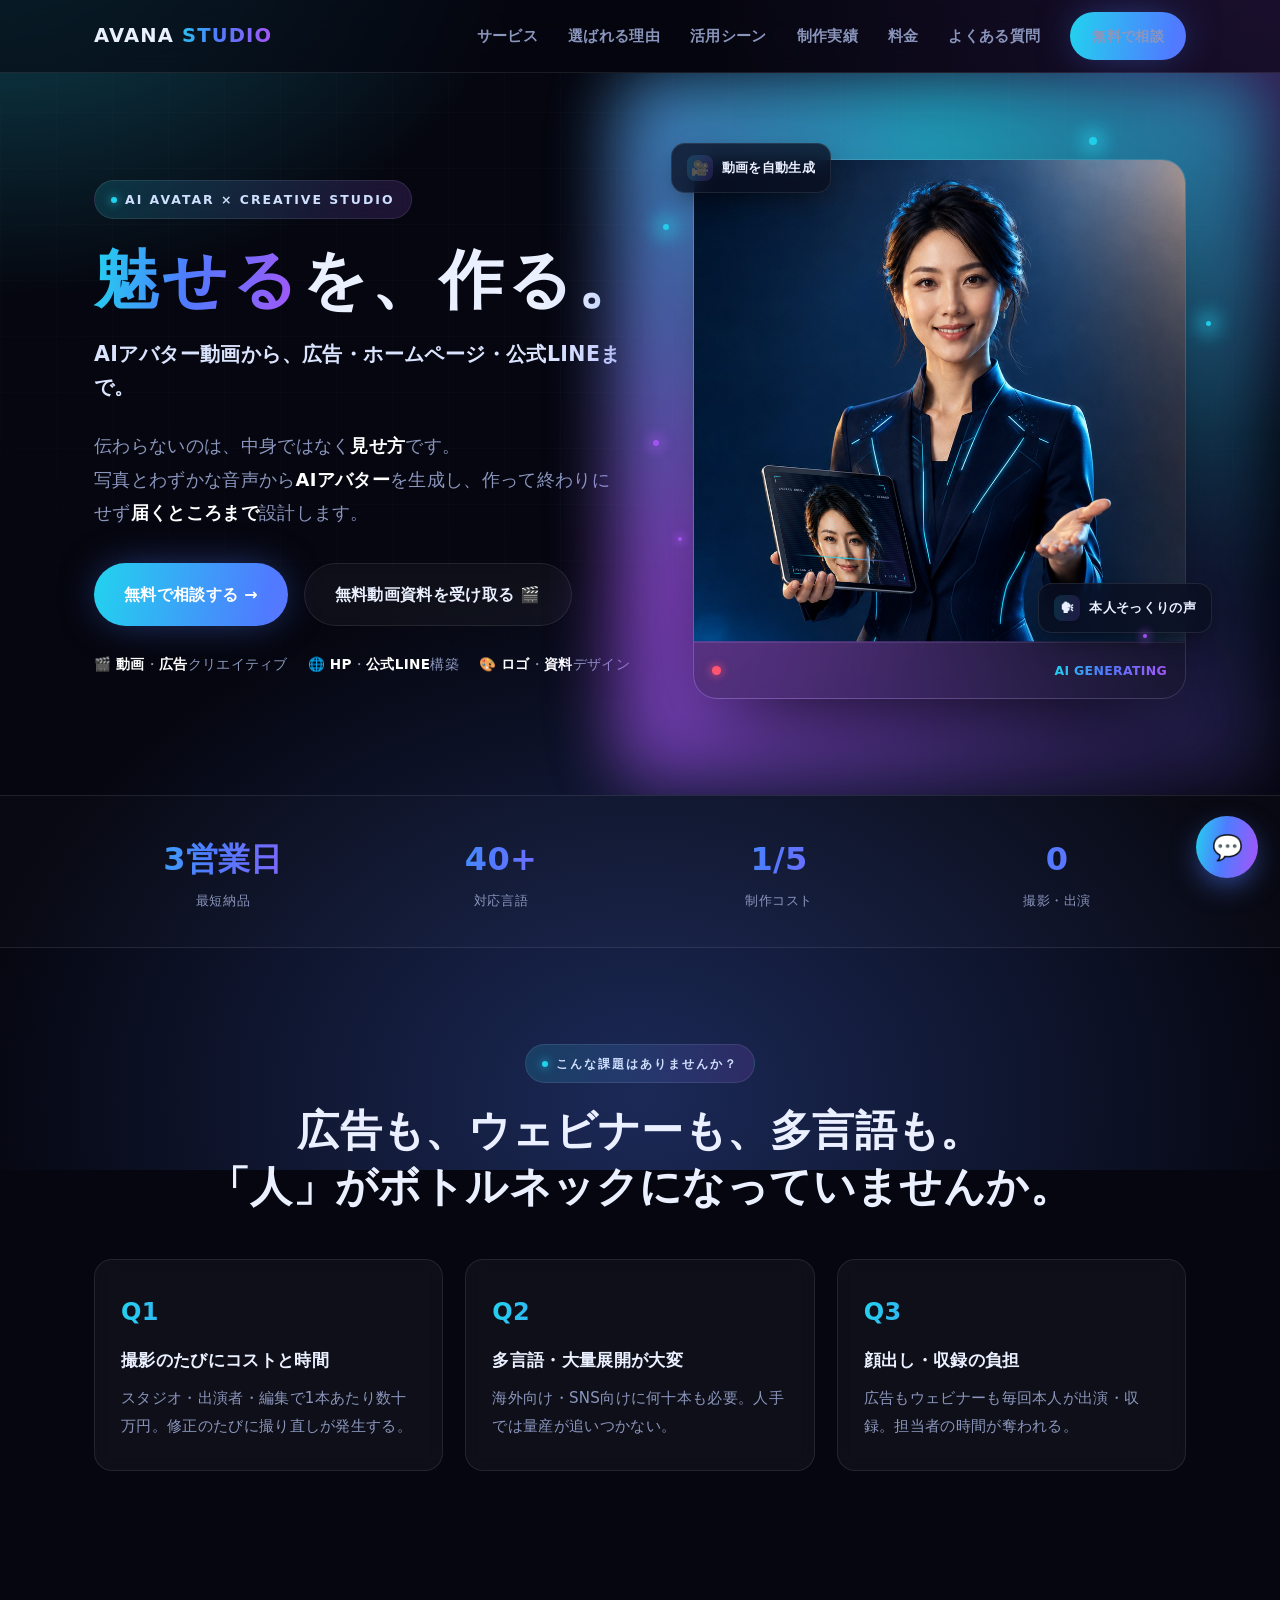
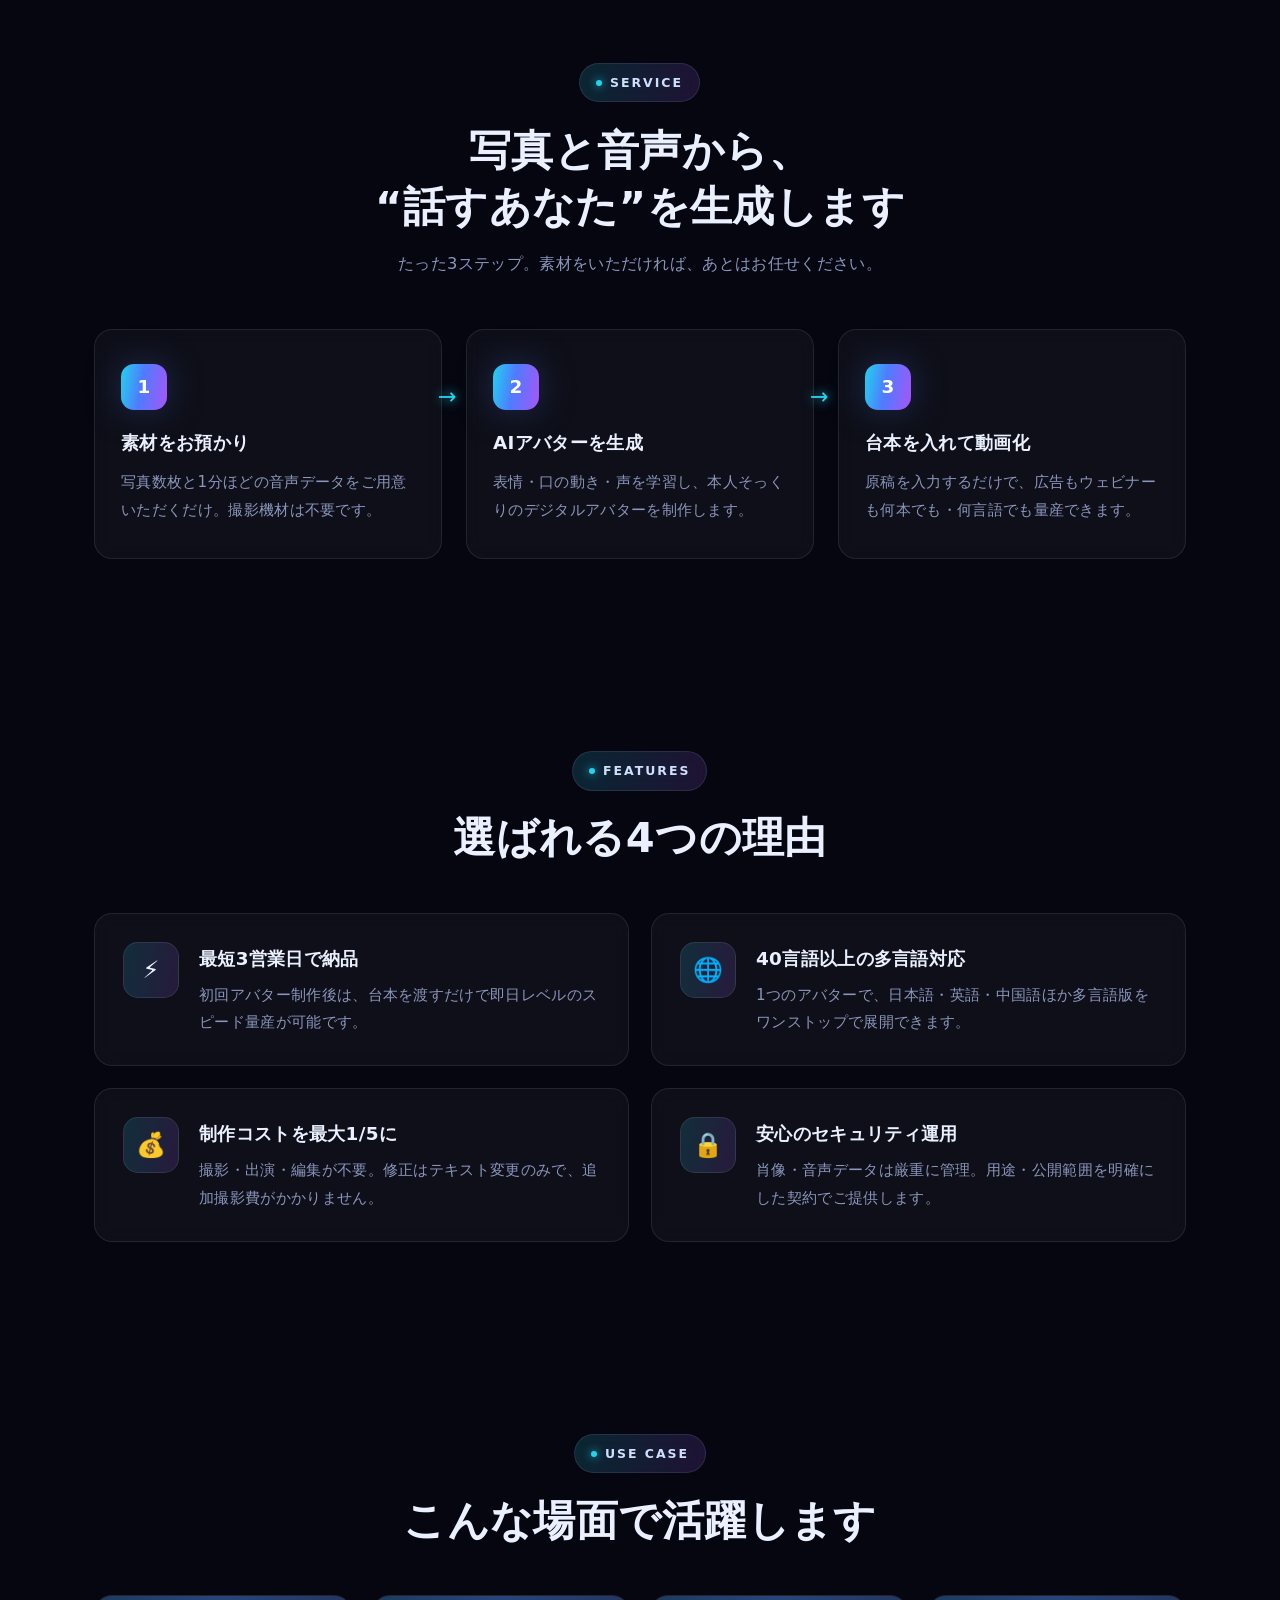
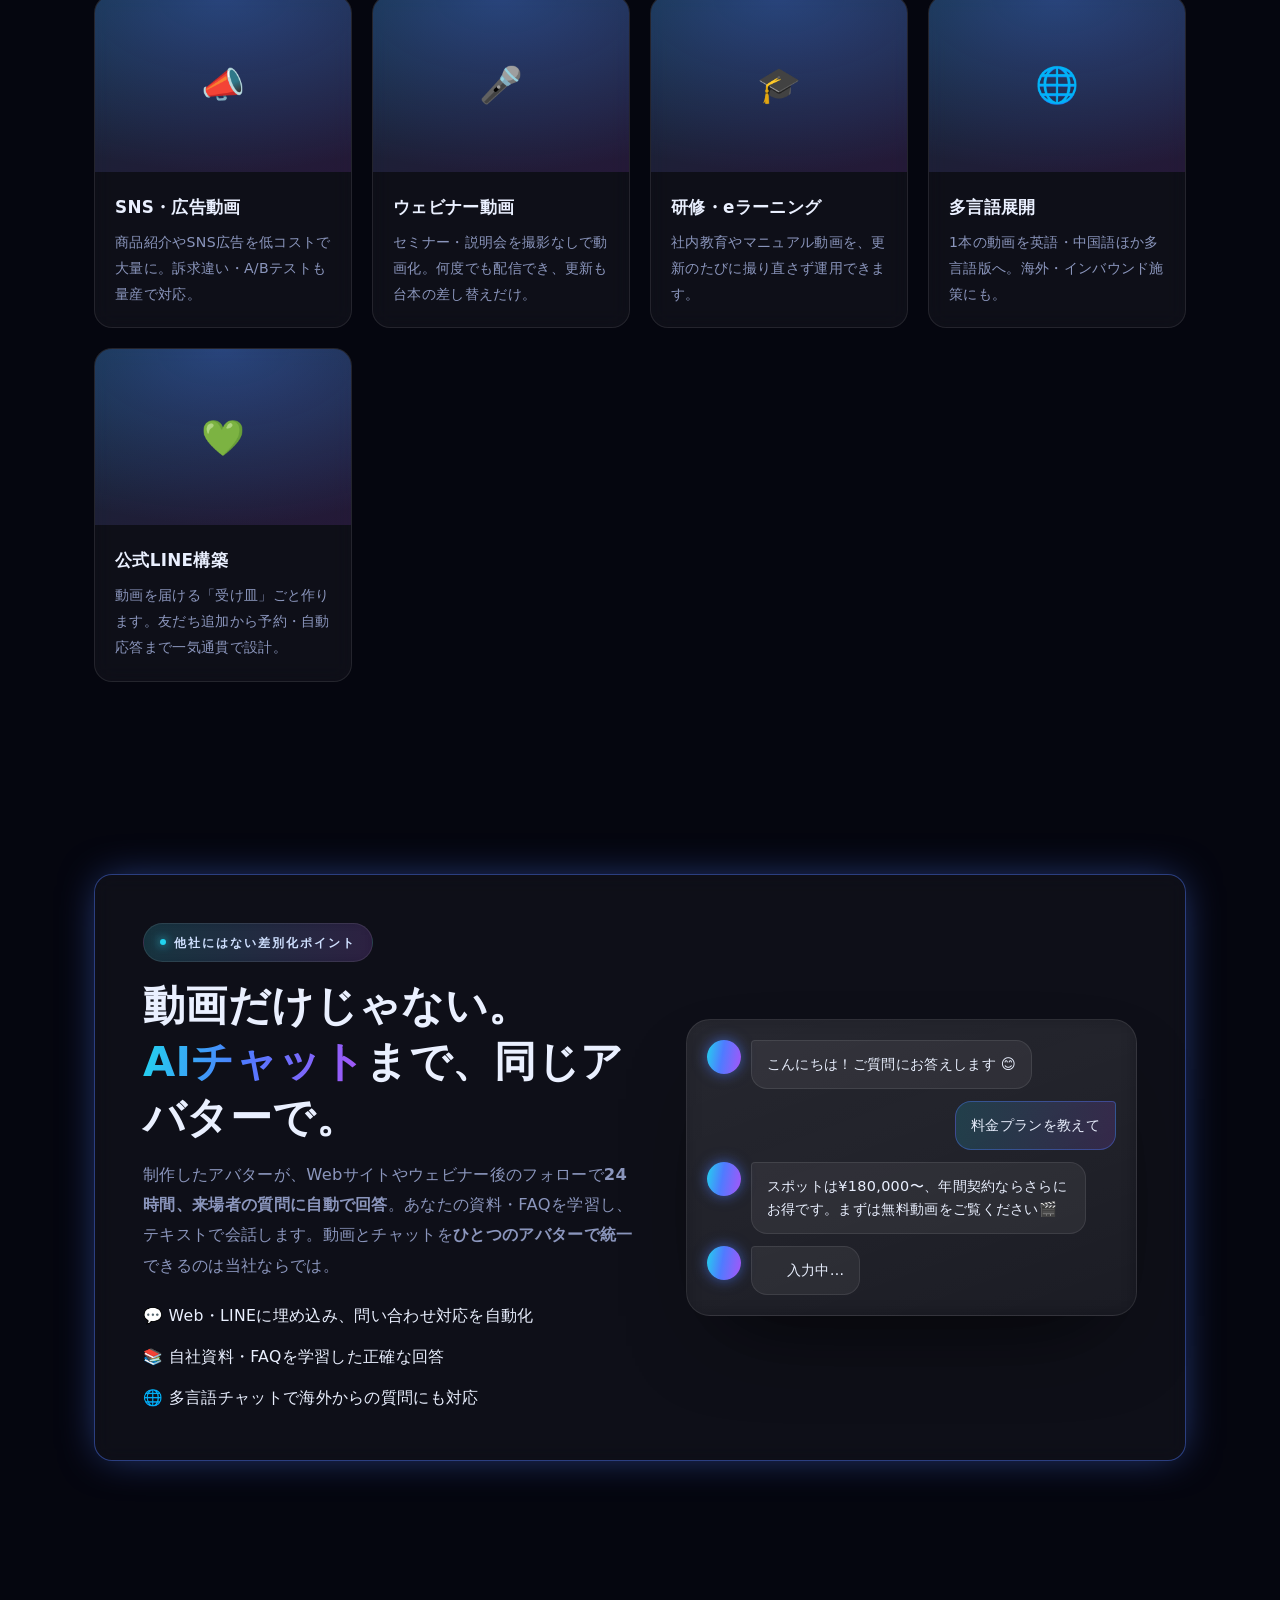
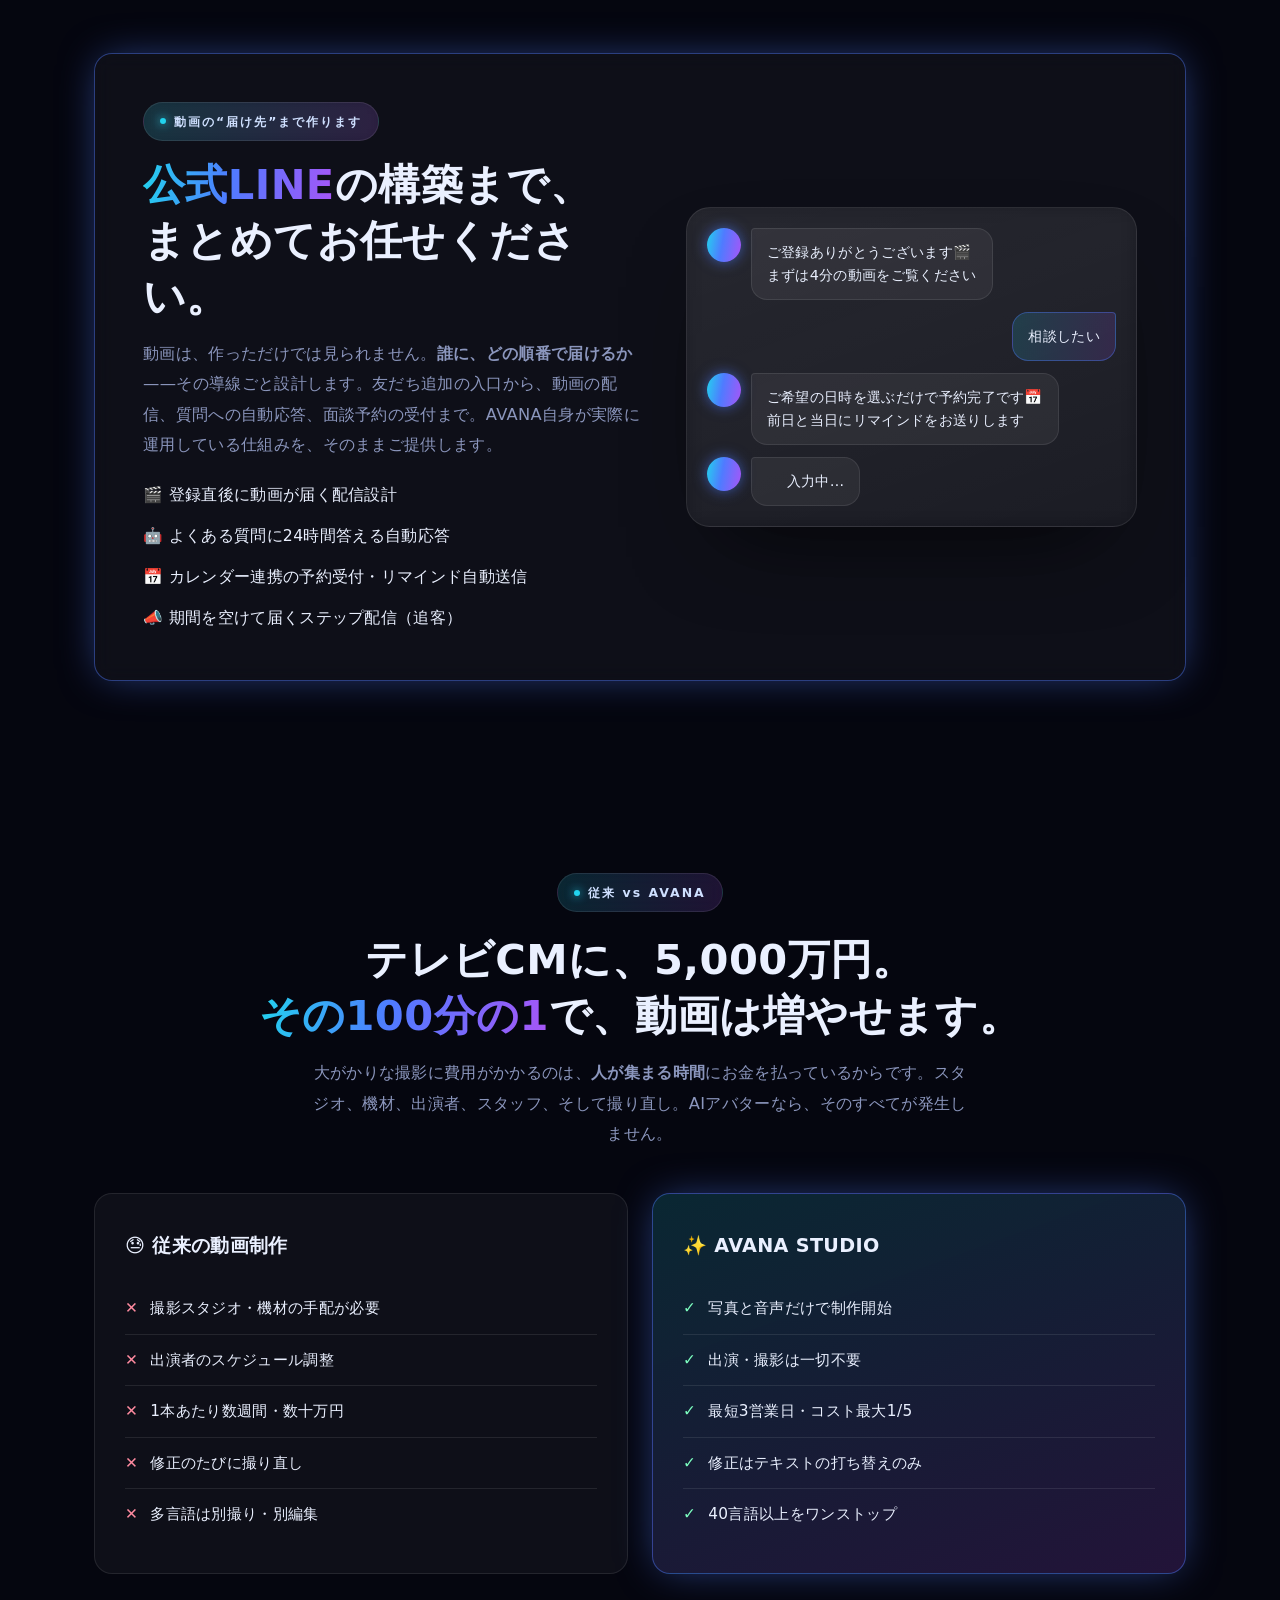
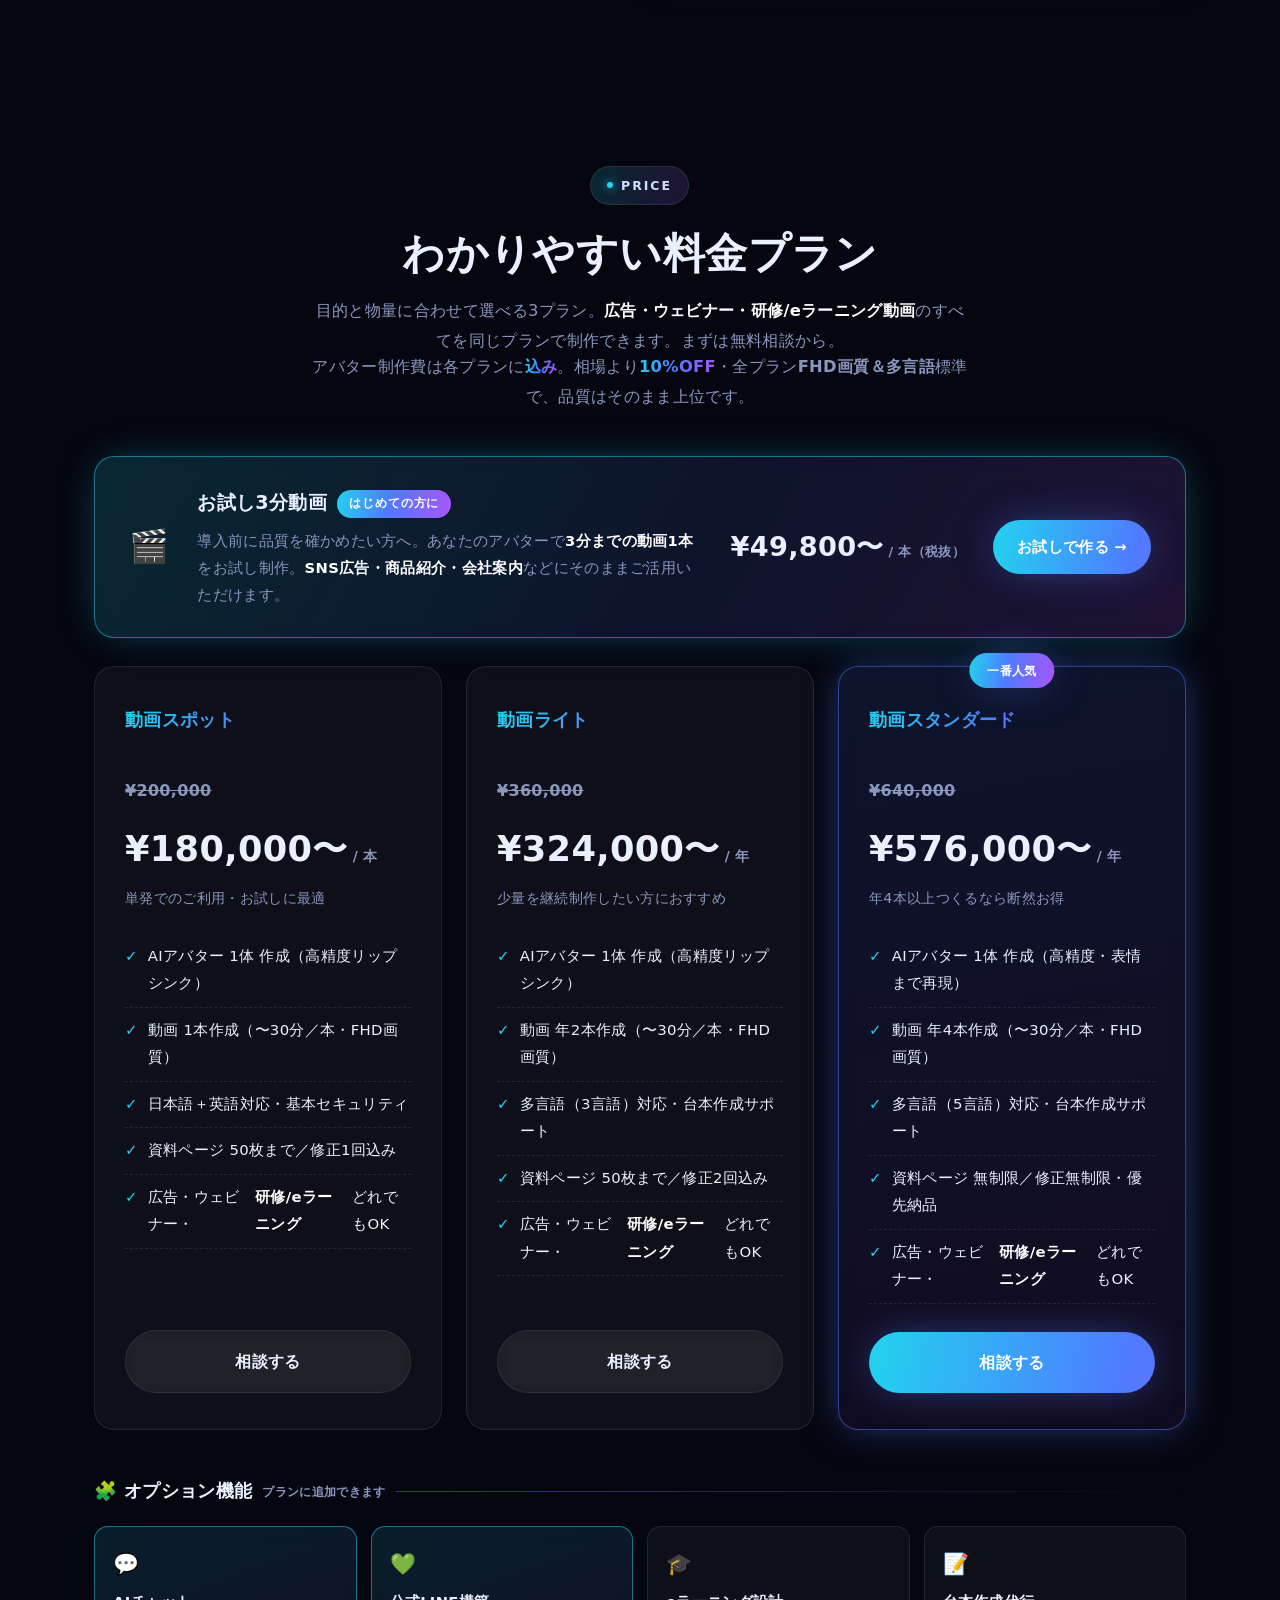
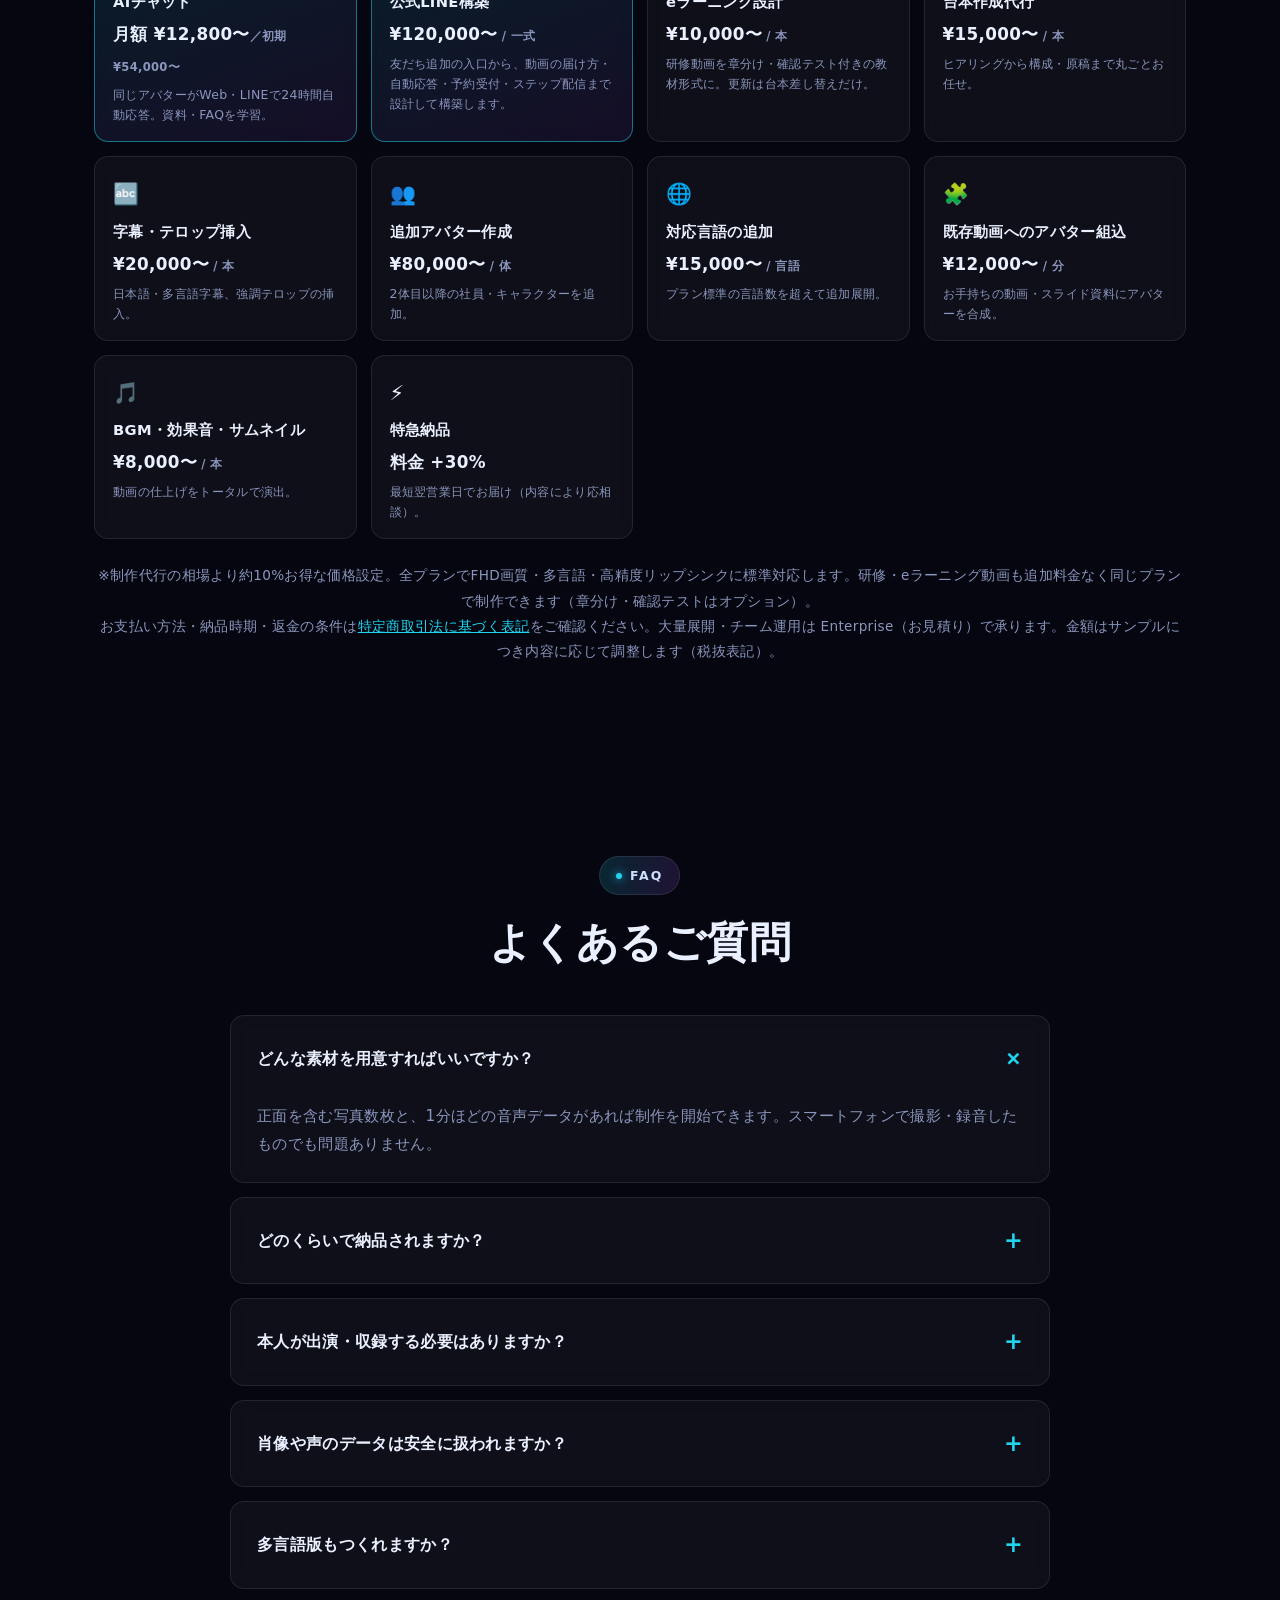
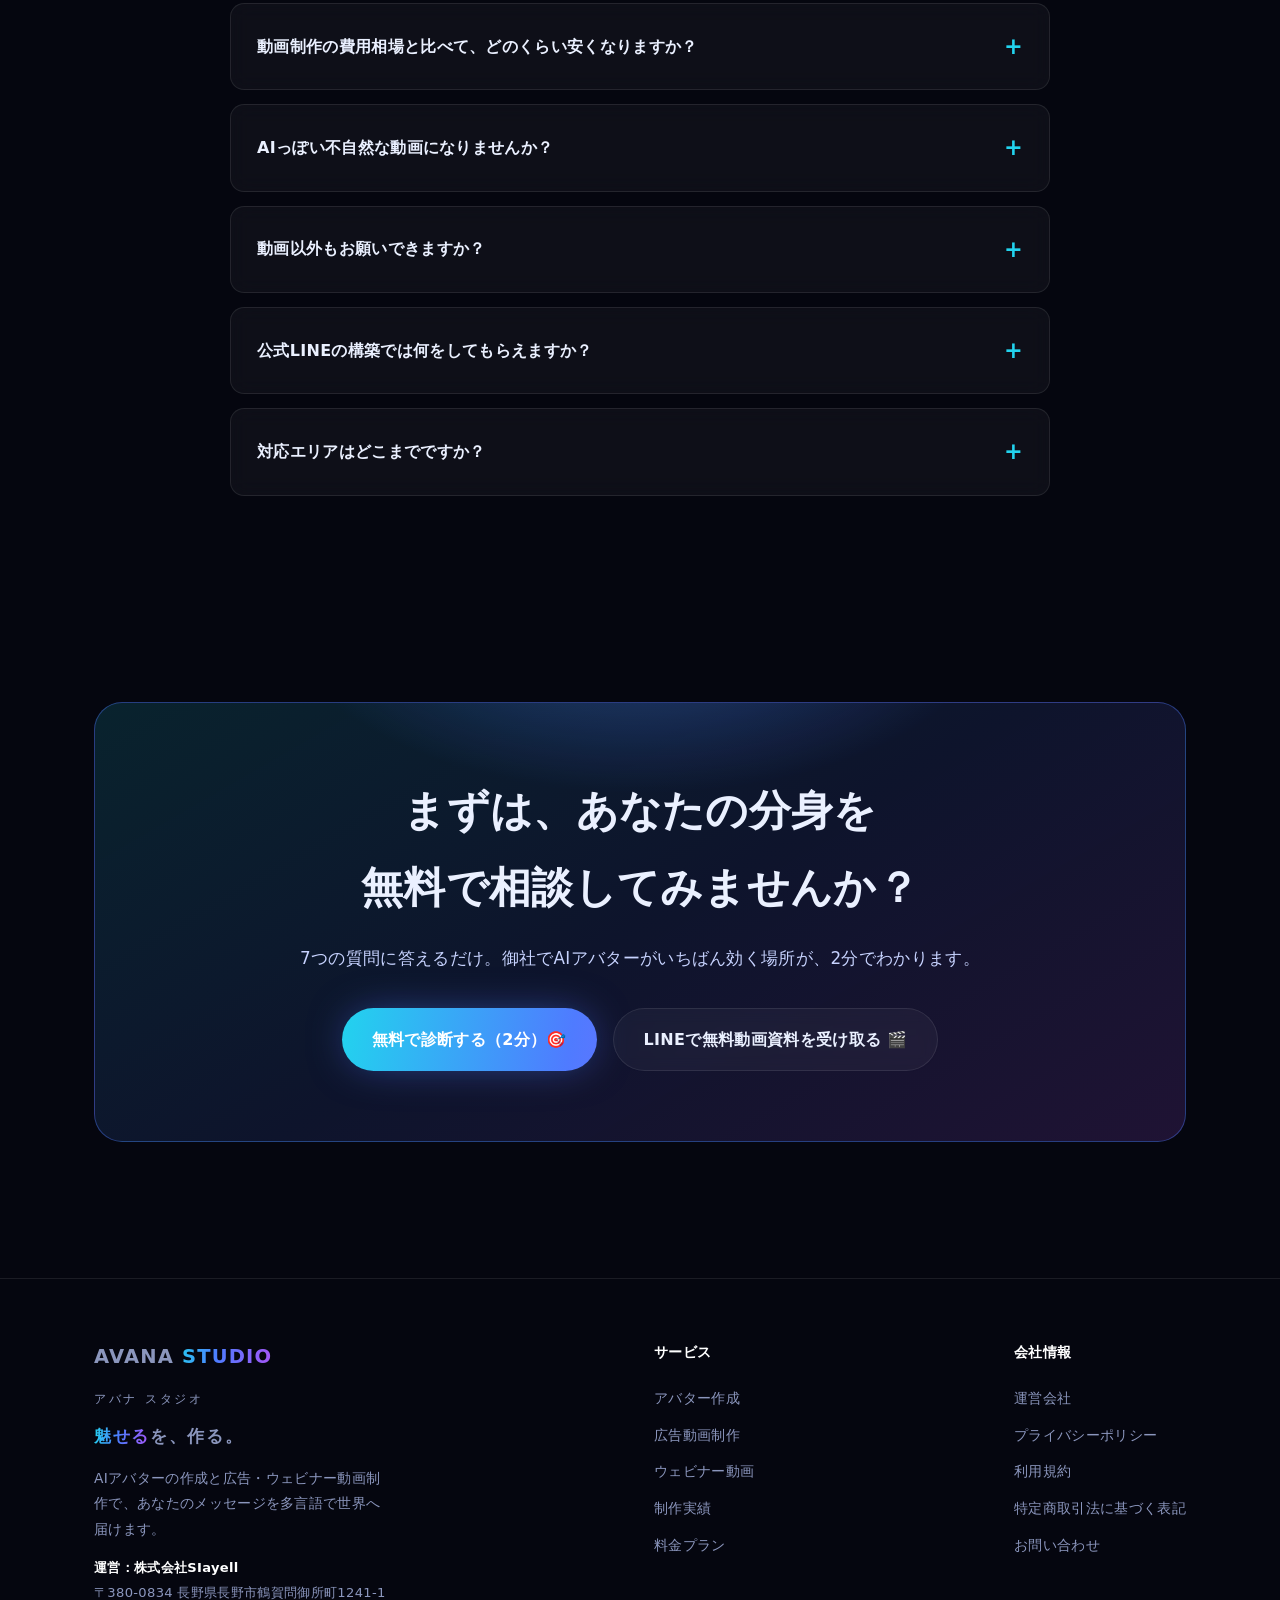
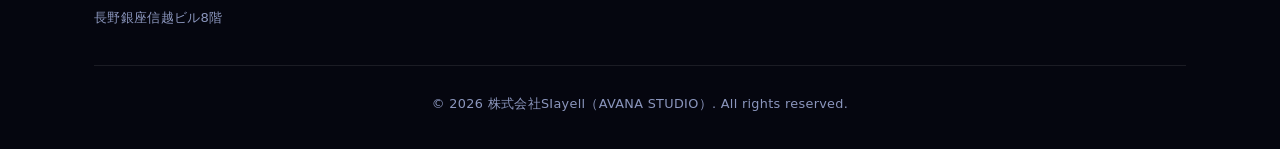
<file: index.html>
<!DOCTYPE html>
<html lang="ja">
<head>
<!-- Google tag (gtag.js) -->
<script async src="https://www.googletagmanager.com/gtag/js?id=G-7P9E15GMB4"></script>
<script>
  window.dataLayer = window.dataLayer || [];
  function gtag(){dataLayer.push(arguments);}
  gtag('js', new Date());
  gtag('config', 'G-7P9E15GMB4', {allow_google_signals: false, allow_ad_personalization_signals: false});
</script>

<meta charset="UTF-8">
<meta name="viewport" content="width=device-width, initial-scale=1.0">
<meta name="theme-color" content="#05060f">
<meta name="robots" content="index,follow,max-image-preview:large,max-snippet:-1,max-video-preview:-1">
<meta name="googlebot" content="index,follow,max-image-preview:large,max-snippet:-1,max-video-preview:-1">
<meta name="google-site-verification" content="79BKCjAn11SKdtH5U6J_k7phZAcwFzxDaSB-A80eDsA">
<meta name="bingbot" content="index,follow,max-image-preview:large,max-snippet:-1,max-video-preview:-1">
<meta name="author" content="株式会社SIayell / AVANA STUDIO">
<meta name="format-detection" content="telephone=no">
<title>AVANA STUDIO｜AIアバター動画・広告・HP・公式LINE制作｜総合クリエイティブ</title>
<meta name="description" content="「魅せるを、作る。」AIアバター動画を軸に、広告クリエイティブ・ホームページ・公式LINE構築まで一貫制作。写真と音声から最短3営業日・低コストで量産します。運営：株式会社SIayell（長野市）">
<link rel="canonical" href="https://mandms281011-png.github.io/avana-studio/">
<link rel="icon" href="data:image/svg+xml,%3Csvg xmlns='http://www.w3.org/2000/svg' viewBox='0 0 64 64'%3E%3Cdefs%3E%3ClinearGradient id='g' x1='0' y1='0' x2='1' y2='1'%3E%3Cstop offset='0' stop-color='%2322d3ee'/%3E%3Cstop offset='.5' stop-color='%234f7bff'/%3E%3Cstop offset='1' stop-color='%23a855f7'/%3E%3C/linearGradient%3E%3C/defs%3E%3Crect width='64' height='64' rx='14' fill='%2305060f'/%3E%3Ctext x='32' y='45' font-family='Helvetica,Arial' font-size='38' font-weight='800' fill='url(%23g)' text-anchor='middle'%3EA%3C/text%3E%3C/svg%3E">
<meta property="og:type" content="website">
<meta property="og:site_name" content="AVANA STUDIO">
<meta property="og:title" content="AVANA STUDIO｜AIアバター動画・広告・HP・公式LINE制作｜総合クリエイティブ">
<meta property="og:description" content="「魅せるを、作る。」AIアバター動画を軸に、広告クリエイティブ・ホームページ・公式LINE構築まで一貫制作。写真と音声から最短3営業日・低コストで量産します。運営：株式会社SIayell（長野市）">
<meta property="og:url" content="https://mandms281011-png.github.io/avana-studio/">
<meta property="og:image" content="https://mandms281011-png.github.io/avana-studio/og-image.jpg">
<meta property="og:locale" content="ja_JP">
<meta name="twitter:card" content="summary_large_image">
<link rel="stylesheet" href="interactive.css?v=1">
<noscript><style>#avana-intro{display:none!important}</style></noscript>
<script type="application/ld+json">
{
  "@context": "https://schema.org",
  "@type": "WebSite",
  "@id": "https://mandms281011-png.github.io/avana-studio/#website",
  "name": "AVANA STUDIO",
  "alternateName": ["アバナ スタジオ","AVANA"],
  "url": "https://mandms281011-png.github.io/avana-studio/",
  "inLanguage": "ja",
  "description": "「魅せるを、作る。」AIアバターを軸にした総合クリエイティブスタジオ",
  "publisher": {"@id": "https://mandms281011-png.github.io/avana-studio/#organization"}
}
</script>
<script type="application/ld+json">
{
  "@context": "https://schema.org",
  "@type": "Organization",
  "@id": "https://mandms281011-png.github.io/avana-studio/#organization",
  "name": "株式会社SIayell",
  "alternateName": "AVANA STUDIO",
  "url": "https://mandms281011-png.github.io/avana-studio/",
  "logo": {
    "@type": "ImageObject",
    "url": "https://mandms281011-png.github.io/avana-studio/og-image.jpg"
  },
  "founder": {"@type": "Person", "name": "藤澤 美嘉"},
  "address": {
    "@type": "PostalAddress",
    "postalCode": "380-0834",
    "addressRegion": "長野県",
    "addressLocality": "長野市",
    "streetAddress": "鶴賀問御所町1241-1 長野銀座信越ビル8階",
    "addressCountry": "JP"
  },
  "contactPoint": {
    "@type": "ContactPoint",
    "contactType": "customer support",
    "availableLanguage": ["ja"],
    "areaServed": "JP"
  }
}
</script>
<script type="application/ld+json">
{
  "@context": "https://schema.org",
  "@type": "ProfessionalService",
  "name": "AVANA STUDIO",
  "alternateName": "アバナ スタジオ",
  "description": "AIアバター作成と広告動画・ウェビナー動画・研修/eラーニング動画の制作代行サービス",
  "url": "https://mandms281011-png.github.io/avana-studio/",
  "parentOrganization": {"@type": "Organization", "name": "株式会社SIayell"},
  "address": {
    "@type": "PostalAddress",
    "postalCode": "380-0834",
    "addressRegion": "長野県",
    "addressLocality": "長野市",
    "streetAddress": "鶴賀問御所町1241-1 長野銀座信越ビル8階"
  },
  "areaServed": "JP",
  "slogan": "魅せるを、作る。",
  "priceRange": "¥¥",
  "image": "https://mandms281011-png.github.io/avana-studio/og-image.jpg",
  "logo": "https://mandms281011-png.github.io/avana-studio/og-image.jpg",
  "knowsAbout": ["AIアバター制作","動画制作","広告クリエイティブ制作","ホームページ制作","LINE公式アカウント構築","多言語動画","eラーニング教材制作"],
  "hasOfferCatalog": {
    "@type": "OfferCatalog",
    "name": "AVANA STUDIO サービス一覧",
    "itemListElement": [
      {"@type":"Offer","itemOffered":{"@type":"Service","name":"AIアバター動画制作","description":"写真と音声からAIアバターを生成し、広告・ウェビナー・研修動画を撮影なしで制作します。"}},
      {"@type":"Offer","itemOffered":{"@type":"Service","name":"広告クリエイティブ制作","description":"SNS広告バナー・動画広告のクリエイティブを企画から制作します。"}},
      {"@type":"Offer","itemOffered":{"@type":"Service","name":"ホームページ制作","description":"AI検索時代に対応した集客用ホームページを制作します。"}},
      {"@type":"Offer","itemOffered":{"@type":"Service","name":"公式LINE構築","description":"友だち追加の導線設計から自動応答・予約受付・ステップ配信まで構築します。"}},
      {"@type":"Offer","itemOffered":{"@type":"Service","name":"AIチャットボット構築","description":"自社資料やFAQを学習し、Web・LINEで24時間自動応答するチャットを構築します。"}}
    ]
  }
}
</script>
<script type="application/ld+json">
{
  "@context": "https://schema.org",
  "@type": "FAQPage",
  "mainEntity": [
    {"@type":"Question","name":"どんな素材を用意すればいいですか？","acceptedAnswer":{"@type":"Answer","text":"正面を含む写真数枚と、1分ほどの音声データがあれば制作を開始できます。スマートフォンで撮影・録音したものでも問題ありません。"}},
    {"@type":"Question","name":"どのくらいで納品されますか？","acceptedAnswer":{"@type":"Answer","text":"初回のアバター制作は最短3営業日です。アバター完成後は、台本をいただければ動画を短時間で量産できます。"}},
    {"@type":"Question","name":"本人が出演・収録する必要はありますか？","acceptedAnswer":{"@type":"Answer","text":"いいえ。一度アバターを制作すれば、以降は原稿を入力するだけで広告もウェビナーも作れます。撮影・収録の立ち会いは不要です。"}},
    {"@type":"Question","name":"肖像や声のデータは安全に扱われますか？","acceptedAnswer":{"@type":"Answer","text":"はい。用途・公開範囲を明確にした契約のうえで厳重に管理し、許可のない第三者利用は行いません。"}},
    {"@type":"Question","name":"多言語版もつくれますか？","acceptedAnswer":{"@type":"Answer","text":"1つのアバターから40言語以上の動画を展開できます。海外向け・インバウンド施策にも活用いただけます。"}},
    {"@type":"Question","name":"動画制作の費用相場と比べて、どのくらい安くなりますか？","acceptedAnswer":{"@type":"Answer","text":"実写の企業向け動画は1本あたり20〜50万円、テレビCMでは数千万円かかることもあります。AIアバター動画は撮影・スタジオ・出演者の費用が発生しないため、大幅に抑えられます。さらに2本目以降はアバター制作が不要になるため、本数を重ねるほど1本あたりの費用が下がります。"}},
    {"@type":"Question","name":"AIっぽい不自然な動画になりませんか？","acceptedAnswer":{"@type":"Answer","text":"自動生成したままでは納品しません。口の動き、声のトーン、間の取り方まで調整したうえでお渡しします。制作実績のページで実際の仕上がりをご確認いただけます。"}},
    {"@type":"Question","name":"動画以外もお願いできますか？","acceptedAnswer":{"@type":"Answer","text":"はい。広告クリエイティブ、ホームページ制作、公式LINEの構築、ロゴ・資料デザインまで一貫してお引き受けします。動画を作るだけでなく、届けるための仕組みごと設計できるのが特徴です。"}},
    {"@type":"Question","name":"公式LINEの構築では何をしてもらえますか？","acceptedAnswer":{"@type":"Answer","text":"友だち追加の入口設計、登録直後の動画配信、よくある質問への自動応答、カレンダー連携による予約受付とリマインド送信、期間をあけて届くステップ配信まで構築します。"}},
    {"@type":"Question","name":"対応エリアはどこまでですか？","acceptedAnswer":{"@type":"Answer","text":"日本全国に対応しています。打ち合わせから納品までオンラインで完結するため、遠方でも追加費用はかかりません。運営は長野県長野市の株式会社SIayellです。"}}
  ]
}
</script>
<style>
:root{
  --bg:#05060f;
  --bg2:#0a0e1f;
  --panel:rgba(255,255,255,.04);
  --panel-brd:rgba(255,255,255,.09);
  --cyan:#22d3ee;
  --blue:#4f7bff;
  --purple:#a855f7;
  --ink:#eaf0ff;
  --muted:#8b96bd;
  --grad:linear-gradient(100deg,#22d3ee 0%,#4f7bff 45%,#a855f7 100%);
  --grad-soft:linear-gradient(100deg,rgba(34,211,238,.16),rgba(168,85,247,.16));
  --radius:18px;
  --glow:0 0 40px -8px rgba(79,123,255,.55);
  --max:1140px;
}
*{margin:0;padding:0;box-sizing:border-box}
html{scroll-behavior:smooth}
body{
  font-family:"Hiragino Kaku Gothic ProN","Hiragino Sans","Noto Sans JP",system-ui,-apple-system,sans-serif;
  color:var(--ink);background:var(--bg);line-height:1.85;letter-spacing:.02em;
  -webkit-font-smoothing:antialiased;overflow-x:hidden;
}
/* animated aurora background (oversized layer, drifts & breathes) */
body::before{
  content:"";position:fixed;left:-30%;top:-30%;width:160%;height:160%;z-index:-2;
  background:
   radial-gradient(900px 640px at 18% 12%,rgba(34,211,238,.34),transparent 62%),
   radial-gradient(980px 720px at 82% 18%,rgba(168,85,247,.34),transparent 62%),
   radial-gradient(1100px 860px at 50% 95%,rgba(79,123,255,.30),transparent 62%),
   var(--bg);
  animation:aurora 9s ease-in-out infinite alternate;
  will-change:transform,filter;
}
@keyframes aurora{
  0%{transform:translate(0,0) rotate(0deg) scale(1);filter:hue-rotate(0deg) brightness(1)}
  35%{transform:translate(5%,-4%) rotate(4deg) scale(1.15);filter:hue-rotate(14deg) brightness(1.3)}
  70%{transform:translate(-5%,4%) rotate(-4deg) scale(1.22);filter:hue-rotate(-48deg) brightness(1.15)}
  100%{transform:translate(2%,-5%) rotate(2deg) scale(1.1);filter:hue-rotate(-20deg) brightness(1.35)}
}
/* grid overlay pulse */
body::after{animation:gridpulse 6s ease-in-out infinite}
@keyframes gridpulse{0%,100%{opacity:.35}50%{opacity:.8}}
/* light beam sweeping across the hero */
.hero{overflow:hidden}
.hero::after{
  content:"";position:absolute;inset:-10%;z-index:-1;pointer-events:none;
  background:linear-gradient(115deg,transparent 40%,rgba(34,211,238,.22) 48%,rgba(120,140,255,.25) 51%,rgba(168,85,247,.2) 54%,transparent 62%);
  transform:translateX(-120%);
  animation:beam 4.8s cubic-bezier(.4,0,.2,1) infinite;
}
@keyframes beam{
  0%{transform:translateX(-120%) skewX(-6deg)}
  55%,100%{transform:translateX(120%) skewX(-6deg)}
}
/* grid overlay */
body::after{
  content:"";position:fixed;inset:0;z-index:-1;pointer-events:none;opacity:.5;
  background-image:linear-gradient(rgba(255,255,255,.035) 1px,transparent 1px),
                   linear-gradient(90deg,rgba(255,255,255,.035) 1px,transparent 1px);
  background-size:56px 56px;
  mask-image:radial-gradient(ellipse 90% 60% at 50% 30%,#000 40%,transparent 100%);
}
img{max-width:100%;display:block}
a{color:inherit;text-decoration:none}
.wrap{max-width:var(--max);margin:0 auto;padding:0 24px}
.grad-text{background:var(--grad);-webkit-background-clip:text;background-clip:text;color:transparent}
.eyebrow{
  display:inline-flex;align-items:center;gap:8px;font-size:.78rem;font-weight:700;letter-spacing:.16em;
  color:#cfe0ff;padding:7px 16px;border-radius:999px;
  background:var(--grad-soft);border:1px solid var(--panel-brd);backdrop-filter:blur(8px);
}
.eyebrow::before{content:"";width:6px;height:6px;border-radius:50%;background:var(--cyan);box-shadow:0 0 10px var(--cyan)}
.tagline-jp{font-family:"Hiragino Mincho ProN","Yu Mincho",serif;font-weight:600;
font-size:clamp(1.5rem,3.2vw,2.1rem);letter-spacing:.1em;line-height:1.4;margin:22px 0 -2px}
h2.sec-title{font-size:clamp(1.7rem,4vw,2.6rem);font-weight:800;line-height:1.35;margin:20px 0 14px;letter-spacing:.01em}
.sec-lead{color:var(--muted);font-size:1.02rem;max-width:660px}
.btn{display:inline-flex;align-items:center;gap:10px;font-weight:700;padding:16px 30px;border-radius:999px;
  transition:.25s;cursor:pointer;font-size:1rem;border:none}
.btn-primary{background:var(--grad);color:#fff;box-shadow:var(--glow);background-size:200% 100%}
.btn-primary:hover{background-position:100% 0;transform:translateY(-2px);box-shadow:0 0 55px -6px rgba(168,85,247,.7)}
.btn-ghost{background:var(--panel);color:var(--ink);border:1px solid var(--panel-brd);backdrop-filter:blur(8px)}
.btn-ghost:hover{border-color:var(--cyan);color:#fff;box-shadow:0 0 24px -6px rgba(34,211,238,.6)}

/* Header */
header{position:sticky;top:0;z-index:50;background:rgba(5,6,15,.6);backdrop-filter:blur(16px);border-bottom:1px solid var(--panel-brd)}
.nav{display:flex;align-items:center;justify-content:space-between;height:72px}
.logo{font-weight:800;font-size:1.22rem;letter-spacing:.06em}
.logo b{font-weight:800}
.nav-links{display:flex;gap:30px;align-items:center;font-size:.92rem;font-weight:600}
.nav-links a{color:var(--muted);transition:.2s}
.nav-links a:hover{color:#fff}
.nav-cta{padding:11px 22px;font-size:.9rem}
.menu-btn{display:none;font-size:1.6rem;background:none;border:none;cursor:pointer;color:var(--ink)}

/* Hero */
.hero{position:relative;padding:86px 0 96px}
.hero-grid{display:grid;grid-template-columns:1fr 1fr;gap:48px;align-items:center}
.hero h1{font-family:"Hiragino Mincho ProN","Yu Mincho",serif;
font-size:clamp(2.15rem,5vw,4.1rem);font-weight:600;line-height:1.26;letter-spacing:.06em;
margin-top:22px;white-space:nowrap}
.h1-sub{font-size:clamp(1rem,2vw,1.28rem);font-weight:700;color:#dbe4ff;
letter-spacing:.02em;line-height:1.6;margin:16px 0 0}
.hero p.lead{margin:26px 0 34px;font-size:1.12rem;color:var(--muted);max-width:520px}
.hero p.lead b{color:#fff}
.hero-cta{display:flex;gap:16px;flex-wrap:wrap}
.hero-note{margin-top:26px;font-size:.85rem;color:var(--muted);display:flex;gap:20px;flex-wrap:wrap}
.hero-note b{color:#fff}

/* Hero holo visual */
.holo{position:relative}
.holo-ring{position:absolute;inset:-16% -16% -16% -16%;border-radius:40px;
  background:conic-gradient(from 0deg,rgba(34,211,238,.75),rgba(79,123,255,.15),rgba(168,85,247,.75),rgba(34,211,238,.75));
  filter:blur(34px);opacity:.95;animation:spin 5.5s linear infinite}
/* pulsing glow on the hero card itself */
.holo .holo-card{box-shadow:0 40px 90px -40px rgba(0,0,0,.8);animation:cardfloat 6.5s ease-in-out infinite, cardglow 3.2s ease-in-out infinite}
@keyframes cardglow{
  0%,100%{box-shadow:0 40px 90px -40px rgba(0,0,0,.8),0 0 42px -6px rgba(34,211,238,.5)}
  50%{box-shadow:0 40px 90px -40px rgba(0,0,0,.8),0 0 90px -4px rgba(168,85,247,.85)}
}
@keyframes spin{to{transform:rotate(360deg)}}
.holo-card{position:relative;border-radius:24px;overflow:hidden;border:1px solid var(--panel-brd);
  background:linear-gradient(160deg,rgba(255,255,255,.07),rgba(255,255,255,.02));backdrop-filter:blur(10px);
  box-shadow:0 40px 90px -40px rgba(0,0,0,.8)}
/* photo composition: real avatar + UI projected onto tablet screen */
.holo-photo{position:relative;aspect-ratio:960/941;overflow:hidden}
.ph-stage{position:absolute;top:0;left:0;width:960px;height:941px;transform-origin:0 0}
.ph-stage>img{width:960px;height:941px;object-fit:cover}
.tab-screen{position:absolute;top:0;left:0;width:270px;height:220px;transform-origin:0 0;
  transform:matrix3d(0.883354,0.11723,0,0.000069, 0.172368,0.873851,0,-0.000096, 0,0,1,0, 146.476784,607.883922,0,1);
  overflow:hidden;background:
   radial-gradient(120% 90% at 50% 20%,rgba(79,123,255,.5),transparent 65%),
   linear-gradient(180deg,rgba(6,12,32,.98),rgba(20,16,50,.98));
  /* bottom edge follows the fingers holding the tablet so they stay in front */
  clip-path:polygon(0% 0%, 100% 0%, 100% 100%, 37.8% 100%, 36.3% 93.4%, 34.8% 92.1%, 31.9% 93.8%, 30.4% 93.4%, 28.9% 91.2%, 27.4% 90.8%, 24.4% 92%, 21.5% 97.9%, 20% 92.4%, 17% 92.1%, 14.1% 94.2%, 11.1% 99.2%, 9.6% 100%, 0% 100%);
  filter:drop-shadow(0 0 26px rgba(34,211,238,.35))}
.tab-screen::before{content:"";position:absolute;inset:0;z-index:1;
  background:repeating-linear-gradient(0deg,transparent 0 3px,rgba(34,211,238,.07) 3px 4px)}
.ts-photo{position:absolute;inset:0;width:100%;height:100%;object-fit:cover;z-index:0;
  filter:saturate(1.05) brightness(.96);
  animation:kenburns 4.5s ease-in-out infinite alternate, holoflicker 3.8s steps(1) infinite}
@keyframes kenburns{
  0%{transform:scale(1) translate(0,0)}
  100%{transform:scale(1.18) translate(-3%,-2.5%)}
}
@keyframes holoflicker{
  0%,78%,86%,100%{opacity:1;filter:saturate(1.05) brightness(.96) hue-rotate(0deg)}
  79%{opacity:.45;filter:saturate(1.6) brightness(1.5) hue-rotate(38deg)}
  80%{opacity:.95;filter:saturate(1.05) brightness(.96) hue-rotate(0deg)}
  81.5%{opacity:.55;filter:saturate(1.7) brightness(1.3) hue-rotate(-32deg)}
  82.5%{opacity:1;filter:saturate(1.2) brightness(1.1) hue-rotate(12deg)}
  84%{opacity:.7;filter:saturate(1.5) brightness(1.4) hue-rotate(24deg)}
}
/* gentle float for the hero card */
.holo .holo-card{animation:cardfloat 6.5s ease-in-out infinite}
@keyframes cardfloat{0%,100%{transform:translateY(0)}50%{transform:translateY(-9px)}}
@media (prefers-reduced-motion: reduce){
  .ts-photo,.holo .holo-card,body::before,body::after,.hero::after,.holo-ring,.particle{animation:none}
}
.tab-screen::after{content:"";position:absolute;inset:0;z-index:2;pointer-events:none;
  background:linear-gradient(115deg,rgba(255,255,255,.14) 0%,transparent 28%,transparent 70%,rgba(168,85,247,.10) 100%)}
.face-svg{position:relative;z-index:1;width:100%;height:100%;display:block}
.particle{position:absolute;border-radius:50%;background:var(--cyan);box-shadow:0 0 20px 6px rgba(34,211,238,.95);opacity:.95;animation:float 4s ease-in-out infinite, twinkle 2.1s ease-in-out infinite}
@keyframes float{0%,100%{transform:translateY(0) scale(1)}50%{transform:translateY(-34px) scale(1.45)}}
@keyframes twinkle{0%,100%{opacity:.95}50%{opacity:.35}}
.silh{width:60%;height:84%;position:relative;z-index:1;
  background:linear-gradient(180deg,rgba(207,224,255,.9),rgba(79,123,255,.25));
  border-radius:120px 120px 0 0;box-shadow:0 0 60px rgba(79,123,255,.5)}
.silh::after{content:"";position:absolute;top:18%;left:50%;transform:translateX(-50%);
  width:44%;aspect-ratio:1;border-radius:50%;
  background:radial-gradient(circle at 40% 35%,#fff,rgba(207,224,255,.6));box-shadow:0 0 40px rgba(255,255,255,.5)}
.holo-bar{display:flex;align-items:center;gap:12px;padding:16px 18px;border-top:1px solid var(--panel-brd);
  background:rgba(0,0,0,.25)}
.rec-dot{width:9px;height:9px;border-radius:50%;background:#ff5470;box-shadow:0 0 10px #ff5470;animation:pulse 1.4s infinite}
@keyframes pulse{0%,100%{opacity:1}50%{opacity:.25}}
.wave{display:flex;gap:3px;align-items:center;height:22px;flex:1}
.wave span{width:3px;border-radius:3px;background:var(--cyan);box-shadow:0 0 6px var(--cyan);animation:wv 1s infinite ease-in-out}
.wave span:nth-child(odd){animation-delay:.2s}
.wave span:nth-child(3n){animation-delay:.4s;background:var(--purple);box-shadow:0 0 6px var(--purple)}
@keyframes wv{0%,100%{height:6px}50%{height:22px}}
.chip{position:absolute;padding:11px 15px;border-radius:14px;font-size:.8rem;font-weight:700;
  background:rgba(10,14,31,.75);border:1px solid var(--panel-brd);backdrop-filter:blur(10px);
  display:flex;gap:9px;align-items:center;box-shadow:0 10px 30px -10px rgba(0,0,0,.7)}
.chip .ic{width:26px;height:26px;border-radius:8px;background:var(--grad-soft);display:grid;place-items:center;font-size:.9rem}
.chip-1{top:-16px;left:-22px}
.chip-2{bottom:66px;right:-26px}

/* metrics band */
.metrics{border-top:1px solid var(--panel-brd);border-bottom:1px solid var(--panel-brd);padding:34px 0;background:rgba(255,255,255,.015)}
.metrics-grid{display:grid;grid-template-columns:repeat(4,1fr);gap:20px;text-align:center}
.metric .n{font-size:2rem;font-weight:900}
.metric .l{font-size:.82rem;color:var(--muted);letter-spacing:.05em}

section{padding:96px 0;position:relative}
.center{text-align:center}
.center .sec-lead{margin-left:auto;margin-right:auto}

/* glass card base */
.glass{background:var(--panel);border:1px solid var(--panel-brd);border-radius:var(--radius);backdrop-filter:blur(10px)}

/* Problem */
.problem-grid{display:grid;grid-template-columns:repeat(3,1fr);gap:22px;margin-top:44px}
.problem-card{padding:30px 26px}
.problem-card .q{font-size:1.5rem;font-weight:900}
.problem-card h3{font-size:1.08rem;margin:10px 0 8px}
.problem-card p{color:var(--muted);font-size:.94rem}

/* Steps */
.steps{display:grid;grid-template-columns:repeat(3,1fr);gap:24px;margin-top:50px}
.step{position:relative;padding:34px 26px}
.step .num{width:46px;height:46px;border-radius:13px;background:var(--grad);color:#fff;font-weight:800;
  display:grid;place-items:center;font-size:1.15rem;margin-bottom:16px;box-shadow:var(--glow)}
.step h3{font-size:1.15rem;margin-bottom:8px}
.step p{color:var(--muted);font-size:.95rem}
.step-arrow{position:absolute;right:-16px;top:46px;color:var(--cyan);font-size:1.4rem;z-index:2;text-shadow:0 0 12px var(--cyan)}

/* Features */
.feat-grid{display:grid;grid-template-columns:repeat(2,1fr);gap:22px;margin-top:46px}
.feat{display:flex;gap:20px;padding:28px}
.feat .ic{flex-shrink:0;width:56px;height:56px;border-radius:15px;background:var(--grad-soft);border:1px solid var(--panel-brd);
  display:grid;place-items:center;font-size:1.5rem}
.feat h3{font-size:1.15rem;margin-bottom:6px}
.feat p{color:var(--muted);font-size:.94rem}

/* Use cases */
.cases{display:grid;grid-template-columns:repeat(4,1fr);gap:20px;margin-top:46px}
.case{border-radius:var(--radius);overflow:hidden;transition:.25s}
.case:hover{transform:translateY(-6px);box-shadow:0 0 44px -14px rgba(79,123,255,.7);border-color:rgba(79,123,255,.5)}
.case .top{aspect-ratio:16/11;display:grid;place-items:center;font-size:2.2rem;
  background:radial-gradient(120% 100% at 50% 0%,rgba(79,123,255,.35),transparent),linear-gradient(160deg,rgba(34,211,238,.14),rgba(168,85,247,.14))}
.case .body{padding:20px}
.case h3{font-size:1.05rem;margin-bottom:6px}
.case p{color:var(--muted);font-size:.88rem}

/* Chat differentiator */
.chat-split{display:grid;grid-template-columns:1.05fr .95fr;gap:44px;align-items:center;padding:48px;
  border:1px solid rgba(79,123,255,.45);box-shadow:var(--glow)}
.chat-list{list-style:none;margin-top:20px;display:grid;gap:12px}
.chat-list li{font-size:.98rem}
.chat-mock{display:grid;gap:12px;padding:20px}
.bub{padding:12px 15px;font-size:.9rem;max-width:82%;line-height:1.6}
.bub-bot{background:rgba(255,255,255,.06);border:1px solid var(--panel-brd);border-radius:4px 16px 16px 16px}
.bub-user{background:var(--grad-soft);border:1px solid rgba(79,123,255,.4);border-radius:16px 4px 16px 16px;margin-left:auto}
.bub-row{display:flex;gap:10px;align-items:flex-start}
.bub-av{width:34px;height:34px;border-radius:50%;background:var(--grad);flex-shrink:0;box-shadow:0 0 14px rgba(79,123,255,.6)}
@media(max-width:920px){.chat-split{grid-template-columns:1fr;gap:30px;padding:30px}}

/* Compare */
.cmp-grid{display:grid;grid-template-columns:1fr 1fr;gap:24px;margin-top:44px}
.cmp{border-radius:var(--radius);padding:34px 30px}
.cmp.old{background:var(--panel);border:1px solid var(--panel-brd)}
.cmp.new{background:linear-gradient(160deg,rgba(34,211,238,.16),rgba(168,85,247,.18));border:1px solid rgba(79,123,255,.45);box-shadow:var(--glow)}
.cmp h3{font-size:1.2rem;margin-bottom:20px;display:flex;align-items:center;gap:10px}
.cmp ul{list-style:none}
.cmp li{padding:11px 0;border-bottom:1px solid var(--panel-brd);display:flex;gap:12px;font-size:.96rem}
.cmp li:last-child{border:none}
.cmp .mark{font-weight:800}
.cmp.old .mark{color:#ff8ba0}
.cmp.new .mark{color:#7dffc0}

/* Pricing */
.trial-banner{display:flex;align-items:center;gap:28px;flex-wrap:wrap;text-align:left;
  margin-top:44px;padding:28px 34px;border-radius:20px;
  background:linear-gradient(120deg,rgba(34,211,238,.16),rgba(79,123,255,.12) 55%,rgba(168,85,247,.16));
  border:1px solid rgba(34,211,238,.5);box-shadow:0 0 44px -12px rgba(34,211,238,.45)}
.trial-banner .tb-ic{font-size:2rem;flex-shrink:0}
.trial-banner .tb-body{flex:1;min-width:260px}
.trial-banner h3{font-size:1.2rem;margin-bottom:6px}
.trial-banner h3 .tb-tag{display:inline-block;margin-left:10px;font-size:.72rem;font-weight:700;letter-spacing:.08em;
  padding:3px 12px;border-radius:999px;background:var(--grad);color:#fff;vertical-align:middle}
.trial-banner p{color:var(--muted);font-size:.92rem}
.trial-banner .tb-price{font-size:1.7rem;font-weight:900;white-space:nowrap}
.trial-banner .tb-price small{font-size:.8rem;color:var(--muted);font-weight:600}
@media(max-width:920px){.trial-banner{padding:24px 22px;gap:18px}}
.plans{display:grid;grid-template-columns:repeat(3,1fr);gap:24px;margin-top:28px}
.plan{border-radius:20px;padding:36px 30px;position:relative;display:flex;flex-direction:column;
  background:var(--panel);border:1px solid var(--panel-brd);backdrop-filter:blur(10px)}
.plan.popular{border:1px solid rgba(79,123,255,.5);box-shadow:var(--glow);
  background:linear-gradient(170deg,rgba(79,123,255,.12),rgba(168,85,247,.08))}
.plan .tag{position:absolute;top:-14px;left:50%;transform:translateX(-50%);background:var(--grad);color:#fff;
  font-size:.78rem;font-weight:700;padding:6px 18px;border-radius:999px;box-shadow:var(--glow)}
.plan h3{font-size:1.15rem;font-weight:800}
.plan .price{font-size:2.2rem;font-weight:900;margin:14px 0 4px}
.plan .price small{font-size:.85rem;color:var(--muted);font-weight:600}
.plan .desc{color:var(--muted);font-size:.9rem;margin-bottom:22px}
.plan ul{list-style:none;margin-bottom:28px;flex:1}
.plan li{padding:9px 0;font-size:.93rem;display:flex;gap:10px;border-bottom:1px dashed var(--panel-brd)}
.plan li::before{content:"✓";color:var(--cyan)}
.plan .btn{width:100%;justify-content:center}
.price-note{text-align:center;color:var(--muted);font-size:.85rem;margin-top:24px}
/* Options */
.opts-title{font-size:1.15rem;font-weight:800;margin:44px 0 18px;display:flex;align-items:center;gap:10px}
.opts-title::after{content:"";flex:1;height:1px;background:linear-gradient(90deg,rgba(79,123,255,.5),transparent)}
.opts{display:grid;grid-template-columns:repeat(4,1fr);gap:14px}
.opt{padding:18px 18px 16px;border-radius:14px;display:flex;flex-direction:column;gap:4px}
.opt .oi{font-size:1.3rem}
.opt .on{font-weight:700;font-size:.92rem}
.opt .op{font-size:1.05rem;font-weight:900}
.opt .op small{font-size:.72rem;color:var(--muted);font-weight:600}
.opt .od{color:var(--muted);font-size:.78rem;line-height:1.6}
.opt.hot{border:1px solid rgba(34,211,238,.5);background:linear-gradient(160deg,rgba(34,211,238,.12),rgba(168,85,247,.1))}
@media(max-width:920px){.opts{grid-template-columns:1fr 1fr}}
@media(max-width:640px){.opts{grid-template-columns:1fr}}

/* FAQ */
.faq-list{max-width:820px;margin:44px auto 0}
.qa{margin-bottom:14px;overflow:hidden;border-radius:14px}
.qa summary{list-style:none;cursor:pointer;padding:22px 26px;font-weight:700;display:flex;justify-content:space-between;gap:16px;align-items:center}
.qa summary::-webkit-details-marker{display:none}
.qa summary .plus{color:var(--cyan);font-size:1.4rem;transition:.2s;flex-shrink:0}
.qa[open] summary .plus{transform:rotate(45deg)}
.qa .a{padding:0 26px 24px;color:var(--muted);font-size:.95rem}

/* CTA */
.cta-box{border-radius:28px;padding:70px 40px;text-align:center;position:relative;overflow:hidden;
  background:linear-gradient(150deg,rgba(34,211,238,.14),rgba(79,123,255,.12) 50%,rgba(168,85,247,.16));
  border:1px solid rgba(79,123,255,.4)}
.cta-box::before{content:"";position:absolute;inset:0;z-index:-1;
  background:radial-gradient(600px 300px at 50% -20%,rgba(79,123,255,.4),transparent 60%)}
.cta-box h2{font-size:clamp(1.8rem,4.5vw,2.6rem);font-weight:900;margin-bottom:16px}
.cta-box p{color:#c7d3ff;margin-bottom:34px;font-size:1.05rem}

/* Footer */
footer{padding:60px 0 34px;font-size:.9rem;color:var(--muted);border-top:1px solid var(--panel-brd);margin-top:40px}
.foot-grid{display:flex;justify-content:space-between;gap:40px;flex-wrap:wrap;padding-bottom:34px;border-bottom:1px solid var(--panel-brd)}
.foot-brand .logo{margin-bottom:12px}
.foot-brand p{max-width:300px;font-size:.86rem}
.foot-col h4{color:#fff;font-size:.9rem;margin-bottom:14px}
.foot-col a{display:block;padding:5px 0;transition:.2s}
.foot-col a:hover{color:#fff}
.copy{text-align:center;padding-top:26px;font-size:.8rem}

@media(max-width:920px){
  .hero-grid{grid-template-columns:1fr;gap:46px}
  .holo{width:100%;max-width:520px;margin:0 auto}
  .metrics-grid{grid-template-columns:repeat(2,1fr);gap:28px}
  .problem-grid,.steps,.feat-grid,.cases,.cmp-grid,.plans{grid-template-columns:1fr}
  .step-arrow{display:none}
  .cases{grid-template-columns:1fr 1fr}
}
@media(max-width:640px){
  .nav-links{display:none}
  .menu-btn{display:block}
  section{padding:70px 0}
  .cases{grid-template-columns:1fr}
  .foot-grid{flex-direction:column;gap:26px}
}

/* Chat widget */
.cw-launcher{position:fixed;right:22px;bottom:22px;z-index:200;width:62px;height:62px;border-radius:50%;
  background:var(--grad);border:none;cursor:pointer;display:grid;place-items:center;font-size:1.55rem;
  box-shadow:0 10px 30px -6px rgba(79,123,255,.7);animation:cwpulse 2.6s infinite}
@keyframes cwpulse{0%{box-shadow:0 10px 30px -6px rgba(79,123,255,.7),0 0 0 0 rgba(34,211,238,.5)}
  70%{box-shadow:0 10px 30px -6px rgba(79,123,255,.7),0 0 0 16px rgba(34,211,238,0)}
  100%{box-shadow:0 10px 30px -6px rgba(79,123,255,.7),0 0 0 0 rgba(34,211,238,0)}}
.cw-launcher .x{display:none}
.cw-open .cw-launcher .chat{display:none}
.cw-open .cw-launcher .x{display:block}
.cw-panel{position:fixed;right:22px;bottom:96px;z-index:200;width:360px;max-width:calc(100vw - 32px);
  border-radius:20px;overflow:hidden;background:rgba(10,14,31,.97);backdrop-filter:blur(14px);
  border:1px solid rgba(79,123,255,.4);box-shadow:0 30px 80px -20px rgba(0,0,0,.85);
  transform:translateY(16px) scale(.96);opacity:0;pointer-events:none;transition:.25s;transform-origin:bottom right}
.cw-open .cw-panel{transform:translateY(0) scale(1);opacity:1;pointer-events:auto}
.cw-head{padding:15px 18px;display:flex;align-items:center;gap:12px;background:var(--grad-soft);border-bottom:1px solid var(--panel-brd)}
.cw-head .av{width:40px;height:40px;border-radius:50%;background:var(--grad);box-shadow:0 0 14px rgba(79,123,255,.7);flex-shrink:0}
.cw-head h4{font-size:.98rem;margin:0}
.cw-head .st{font-size:.74rem;color:#7dffc0;display:flex;align-items:center;gap:5px;margin-top:2px}
.cw-head .st::before{content:"";width:7px;height:7px;border-radius:50%;background:#7dffc0;box-shadow:0 0 8px #7dffc0}
.cw-body{padding:18px;height:322px;overflow-y:auto;display:flex;flex-direction:column;gap:12px}
.cw-b{padding:11px 14px;font-size:.9rem;line-height:1.65;max-width:86%;border-radius:4px 14px 14px 14px;
  background:rgba(255,255,255,.06);border:1px solid var(--panel-brd)}
.cw-b.me{margin-left:auto;border-radius:14px 4px 14px 14px;background:var(--grad-soft);border-color:rgba(79,123,255,.4)}
.cw-qr{display:flex;flex-wrap:wrap;gap:8px}
.cw-qr button{background:rgba(255,255,255,.05);border:1px solid rgba(79,123,255,.4);color:var(--ink);
  border-radius:999px;padding:8px 14px;font-size:.82rem;cursor:pointer;transition:.2s}
.cw-qr button:hover{background:var(--grad-soft)}
.cw-line{display:flex;align-items:center;justify-content:center;gap:9px;background:#06C755;color:#fff;font-weight:700;
  padding:13px;border-radius:12px;font-size:.95rem;text-decoration:none;box-shadow:0 8px 24px -8px rgba(6,199,85,.7);transition:.2s}
.cw-line:hover{background:#05b34c;transform:translateY(-1px)}
.cw-foot{padding:11px 14px;border-top:1px solid var(--panel-brd);font-size:.72rem;color:var(--muted);text-align:center}
@media(max-width:640px){.cw-panel{bottom:90px}}
</style>
</head>
<body>

<div id="avana-intro" aria-hidden="true">
  <canvas id="avana-light-tunnel"></canvas>
  <div class="avana-welcome"><small>ようこそ</small><strong>AVANA STUDIO<span>へ</span></strong></div>
  <div class="avana-whiteout"></div>
</div>
<div id="avana-creative-layer" aria-hidden="true">
  <div class="avana-stage avana-camera-stage">
    <div class="avana-gather" data-particles="48"></div>
    <div class="avana-object"><img src="media/particle-camera-complete.webp" alt=""><i></i></div>
  </div>
  <div class="avana-stage avana-pc-stage">
    <div class="avana-gather" data-particles="48"></div>
    <div class="avana-object"><img src="media/particle-pc-web-complete.webp" alt=""><i></i></div>
  </div>
  <i class="avana-orbit avana-camera-orbit"></i>
  <i class="avana-orbit avana-pc-orbit"></i>
</div>

<!-- Header -->
<header>
  <div class="wrap nav">
    <div class="logo">AVANA<b class="grad-text"> STUDIO</b></div>
    <nav class="nav-links">
      <a href="#service">サービス</a>
      <a href="#reasons">選ばれる理由</a>
      <a href="#usecase">活用シーン</a>
      <a href="portfolio.html">制作実績</a>
      <a href="#price">料金</a>
      <a href="#faq">よくある質問</a>
      <a href="#contact" class="btn btn-primary nav-cta">無料で相談</a>
    </nav>
    <button class="menu-btn" aria-label="メニュー">☰</button>
  </div>
</header>

<!-- Hero -->
<section class="hero">
  <div class="wrap hero-grid">
    <div class="hero-copy">
      <span class="eyebrow">AI AVATAR × CREATIVE STUDIO</span>
      <h1><span class="grad-text">魅せる</span>を、作る。</h1>
      <p class="h1-sub">AIアバター動画から、広告・ホームページ・公式LINEまで。</p>
      <p class="lead">伝わらないのは、中身ではなく<b>見せ方</b>です。<br>写真とわずかな音声から<b>AIアバター</b>を生成し、作って終わりにせず<b>届くところまで</b>設計します。</p>
      <div class="hero-cta">
        <a href="#contact" class="btn btn-primary">無料で相談する →</a>
        <a href="https://lin.ee/Yx8M7LxH" target="_blank" rel="noopener" class="btn btn-ghost">無料動画資料を受け取る 🎬</a>
      </div>
      <div class="hero-note">
        <span>🎬 <b>動画</b>・<b>広告</b>クリエイティブ</span>
        <span>🌐 <b>HP</b>・<b>公式LINE</b>構築</span>
        <span>🎨 <b>ロゴ</b>・<b>資料</b>デザイン</span>
      </div>
    </div>
    <div class="holo">
      <div class="holo-ring"></div>
      <div class="holo-card">
        <div class="holo-photo">
          <div class="ph-stage">
            <img src="hero-avatar.jpg?v=3" alt="タブレットでAIアバターを提示するAIアバターモデル" width="960" height="941" fetchpriority="high" decoding="async">
            <div class="tab-screen">
              <img class="ts-photo" src="screen-avatar.jpg?v=3" alt="タブレット画面に映るAIアバター" loading="lazy" decoding="async">
              <svg class="face-svg" viewBox="0 0 360 300" preserveAspectRatio="none" xmlns="http://www.w3.org/2000/svg">
                <defs>
                  <linearGradient id="scan" x1="0" y1="0" x2="1" y2="0">
                    <stop offset="0" stop-color="#22d3ee" stop-opacity="0"/><stop offset=".5" stop-color="#22d3ee"/><stop offset="1" stop-color="#a855f7" stop-opacity="0"/>
                  </linearGradient>
                  <filter id="glow" x="-60%" y="-60%" width="220%" height="220%">
                    <feGaussianBlur stdDeviation="2.4" result="b"/><feMerge><feMergeNode in="b"/><feMergeNode in="SourceGraphic"/></feMerge>
                  </filter>
                </defs>
                <!-- scan line -->
                <rect x="20" y="40" width="320" height="2.2" fill="url(#scan)" filter="url(#glow)">
                  <animate attributeName="y" values="20;284;20" dur="3.4s" repeatCount="indefinite"/>
                  <animate attributeName="opacity" values="0;1;1;0" keyTimes="0;.12;.88;1" dur="3.4s" repeatCount="indefinite"/>
                </rect>
                <!-- HUD corners -->
                <g stroke="#22d3ee" stroke-width="1.6" fill="none" opacity=".85">
                  <path d="M14,34 L14,14 L34,14"/><path d="M326,14 L346,14 L346,34"/><path d="M346,266 L346,286 L326,286"/><path d="M34,286 L14,286 L14,266"/>
                </g>
                <!-- HUD labels -->
                <g fill="#cfe0ff" font-family="monospace" font-size="9" letter-spacing="1" opacity=".9">
                  <text x="20" y="52">AVATAR MODEL</text>
                  <text x="278" y="52">FHD · RENDER</text>
                  <text x="20" y="278">AVANA.AI</text>
                </g>
                <g fill="#22d3ee" font-family="monospace" font-size="9" letter-spacing="1">
                  <text x="286" y="278">● LIVE<animate attributeName="opacity" values="1;1;.25;1" dur="1.6s" repeatCount="indefinite"/></text>
                </g>
              </svg>
            </div>
          </div>
        </div>
        <div class="holo-bar">
          <span class="rec-dot"></span>
          <div class="wave"><span></span><span></span><span></span><span></span><span></span><span></span><span></span><span></span><span></span><span></span><span></span><span></span></div>
          <b style="font-size:.78rem" class="grad-text">AI GENERATING</b>
        </div>
      </div>
      <div class="chip chip-1"><span class="ic">🎥</span>動画を自動生成</div>
      <div class="chip chip-2"><span class="ic">🗣</span>本人そっくりの声</div>
      <span class="particle" style="width:6px;height:6px;top:12%;left:-6%;animation-delay:0s"></span>
      <span class="particle" style="width:4px;height:4px;top:70%;left:-3%;animation-delay:1.2s;background:var(--purple);box-shadow:0 0 10px 2px rgba(168,85,247,.8)"></span>
      <span class="particle" style="width:5px;height:5px;top:30%;right:-5%;left:auto;animation-delay:.6s"></span>
      <span class="particle" style="width:4px;height:4px;top:88%;right:8%;left:auto;animation-delay:1.8s;background:var(--purple);box-shadow:0 0 10px 2px rgba(168,85,247,.8)"></span>
      <span class="particle" style="width:8px;height:8px;top:-4%;right:18%;left:auto;animation-delay:.9s"></span>
      <span class="particle" style="width:6px;height:6px;top:52%;left:-8%;animation-delay:2.4s;background:var(--purple);box-shadow:0 0 14px 3px rgba(168,85,247,.9)"></span>
    </div>
  </div>
</section>

<!-- Metrics -->
<div class="metrics">
  <div class="wrap metrics-grid">
    <div class="metric"><div class="n grad-text">3営業日</div><div class="l">最短納品</div></div>
    <div class="metric"><div class="n grad-text">40+</div><div class="l">対応言語</div></div>
    <div class="metric"><div class="n grad-text">1/5</div><div class="l">制作コスト</div></div>
    <div class="metric"><div class="n grad-text">0</div><div class="l">撮影・出演</div></div>
  </div>
</div>

<!-- Problem -->
<section>
  <div class="wrap center">
    <span class="eyebrow">こんな課題はありませんか？</span>
    <h2 class="sec-title">広告も、ウェビナーも、多言語も。<br>「人」がボトルネックになっていませんか。</h2>
    <div class="problem-grid" style="text-align:left">
      <div class="glass problem-card"><div class="q grad-text">Q1</div><h3>撮影のたびにコストと時間</h3><p>スタジオ・出演者・編集で1本あたり数十万円。修正のたびに撮り直しが発生する。</p></div>
      <div class="glass problem-card"><div class="q grad-text">Q2</div><h3>多言語・大量展開が大変</h3><p>海外向け・SNS向けに何十本も必要。人手では量産が追いつかない。</p></div>
      <div class="glass problem-card"><div class="q grad-text">Q3</div><h3>顔出し・収録の負担</h3><p>広告もウェビナーも毎回本人が出演・収録。担当者の時間が奪われる。</p></div>
    </div>
  </div>
</section>

<!-- Service / How -->
<section id="service">
  <div class="wrap center">
    <span class="eyebrow">SERVICE</span>
    <h2 class="sec-title">写真と音声から、<br>“話すあなた”を生成します</h2>
    <p class="sec-lead">たった3ステップ。素材をいただければ、あとはお任せください。</p>
    <div class="steps" style="text-align:left" id="flow">
      <div class="glass step"><div class="num">1</div><h3>素材をお預かり</h3><p>写真数枚と1分ほどの音声データをご用意いただくだけ。撮影機材は不要です。</p><span class="step-arrow">→</span></div>
      <div class="glass step"><div class="num">2</div><h3>AIアバターを生成</h3><p>表情・口の動き・声を学習し、本人そっくりのデジタルアバターを制作します。</p><span class="step-arrow">→</span></div>
      <div class="glass step"><div class="num">3</div><h3>台本を入れて動画化</h3><p>原稿を入力するだけで、広告もウェビナーも何本でも・何言語でも量産できます。</p></div>
    </div>
  </div>
</section>

<!-- Features -->
<section id="reasons">
  <div class="wrap center">
    <span class="eyebrow">FEATURES</span>
    <h2 class="sec-title">選ばれる4つの理由</h2>
    <div class="feat-grid" style="text-align:left">
      <div class="glass feat"><div class="ic">⚡</div><div><h3>最短3営業日で納品</h3><p>初回アバター制作後は、台本を渡すだけで即日レベルのスピード量産が可能です。</p></div></div>
      <div class="glass feat"><div class="ic">🌐</div><div><h3>40言語以上の多言語対応</h3><p>1つのアバターで、日本語・英語・中国語ほか多言語版をワンストップで展開できます。</p></div></div>
      <div class="glass feat"><div class="ic">💰</div><div><h3>制作コストを最大1/5に</h3><p>撮影・出演・編集が不要。修正はテキスト変更のみで、追加撮影費がかかりません。</p></div></div>
      <div class="glass feat"><div class="ic">🔒</div><div><h3>安心のセキュリティ運用</h3><p>肖像・音声データは厳重に管理。用途・公開範囲を明確にした契約でご提供します。</p></div></div>
    </div>
  </div>
</section>

<!-- Use cases -->
<section id="usecase">
  <div class="wrap center">
    <span class="eyebrow">USE CASE</span>
    <h2 class="sec-title">こんな場面で活躍します</h2>
    <div class="cases" style="text-align:left">
      <div class="glass case"><div class="top">📣</div><div class="body"><h3>SNS・広告動画</h3><p>商品紹介やSNS広告を低コストで大量に。訴求違い・A/Bテストも量産で対応。</p></div></div>
      <div class="glass case"><div class="top">🎤</div><div class="body"><h3>ウェビナー動画</h3><p>セミナー・説明会を撮影なしで動画化。何度でも配信でき、更新も台本の差し替えだけ。</p></div></div>
      <div class="glass case"><div class="top">🎓</div><div class="body"><h3>研修・eラーニング</h3><p>社内教育やマニュアル動画を、更新のたびに撮り直さず運用できます。</p></div></div>
      <div class="glass case"><div class="top">🌐</div><div class="body"><h3>多言語展開</h3><p>1本の動画を英語・中国語ほか多言語版へ。海外・インバウンド施策にも。</p></div></div>
      <div class="glass case"><div class="top">💚</div><div class="body"><h3>公式LINE構築</h3><p>動画を届ける「受け皿」ごと作ります。友だち追加から予約・自動応答まで一気通貫で設計。</p></div></div>
    </div>
  </div>
</section>

<!-- Differentiator: AI Chat -->
<section id="chat">
  <div class="wrap">
    <div class="glass chat-split">
      <div>
        <span class="eyebrow">他社にはない差別化ポイント</span>
        <h2 class="sec-title" style="margin-top:16px">動画だけじゃない。<br><span class="grad-text">AIチャット</span>まで、同じアバターで。</h2>
        <p class="sec-lead">制作したアバターが、Webサイトやウェビナー後のフォローで<b>24時間、来場者の質問に自動で回答</b>。あなたの資料・FAQを学習し、テキストで会話します。動画とチャットを<b>ひとつのアバターで統一</b>できるのは当社ならでは。</p>
        <ul class="chat-list">
          <li>💬 Web・LINEに埋め込み、問い合わせ対応を自動化</li>
          <li>📚 自社資料・FAQを学習した正確な回答</li>
          <li>🌐 多言語チャットで海外からの質問にも対応</li>
        </ul>
      </div>
      <div class="holo-card chat-mock">
        <div class="bub-row"><div class="bub-av"></div><div class="bub bub-bot">こんにちは！ご質問にお答えします 😊</div></div>
        <div class="bub-row"><div class="bub bub-user">料金プランを教えて</div></div>
        <div class="bub-row"><div class="bub-av"></div><div class="bub bub-bot">スポットは¥180,000〜、年間契約ならさらにお得です。まずは無料動画をご覧ください🎬</div></div>
        <div class="bub-row"><div class="bub-av"></div><div class="bub bub-bot" style="display:flex;gap:5px;align-items:center"><span class="wave" style="width:auto;flex:none;height:14px"><span></span><span></span><span></span></span>入力中…</div></div>
      </div>
    </div>
  </div>
</section>

<!-- LINE build -->
<section id="line">
  <div class="wrap">
    <div class="glass chat-split">
      <div>
        <span class="eyebrow">動画の“届け先”まで作ります</span>
        <h2 class="sec-title" style="margin-top:16px"><span class="grad-text">公式LINE</span>の構築まで、<br>まとめてお任せください。</h2>
        <p class="sec-lead">動画は、作っただけでは見られません。<b>誰に、どの順番で届けるか</b>——その導線ごと設計します。友だち追加の入口から、動画の配信、質問への自動応答、面談予約の受付まで。AVANA自身が実際に運用している仕組みを、そのままご提供します。</p>
        <ul class="chat-list">
          <li>🎬 登録直後に動画が届く配信設計</li>
          <li>🤖 よくある質問に24時間答える自動応答</li>
          <li>📅 カレンダー連携の予約受付・リマインド自動送信</li>
          <li>📣 期間を空けて届くステップ配信（追客）</li>
        </ul>
      </div>
      <div class="holo-card chat-mock">
        <div class="bub-row"><div class="bub-av"></div><div class="bub bub-bot">ご登録ありがとうございます🎬<br>まずは4分の動画をご覧ください</div></div>
        <div class="bub-row"><div class="bub bub-user">相談したい</div></div>
        <div class="bub-row"><div class="bub-av"></div><div class="bub bub-bot">ご希望の日時を選ぶだけで予約完了です📅<br>前日と当日にリマインドをお送りします</div></div>
        <div class="bub-row"><div class="bub-av"></div><div class="bub bub-bot" style="display:flex;gap:5px;align-items:center"><span class="wave" style="width:auto;flex:none;height:14px"><span></span><span></span><span></span></span>入力中…</div></div>
      </div>
    </div>
  </div>
</section>

<!-- Compare -->
<section>
  <div class="wrap center">
    <span class="eyebrow">従来 vs AVANA</span>
    <h2 class="sec-title">テレビCMに、5,000万円。<br><span class="grad-text">その100分の1</span>で、動画は増やせます。</h2>
    <p class="sec-lead">大がかりな撮影に費用がかかるのは、<b>人が集まる時間</b>にお金を払っているからです。スタジオ、機材、出演者、スタッフ、そして撮り直し。AIアバターなら、そのすべてが発生しません。</p>
    <div class="cmp-grid" style="text-align:left">
      <div class="cmp old">
        <h3>😓 従来の動画制作</h3>
        <ul>
          <li><span class="mark">✕</span>撮影スタジオ・機材の手配が必要</li>
          <li><span class="mark">✕</span>出演者のスケジュール調整</li>
          <li><span class="mark">✕</span>1本あたり数週間・数十万円</li>
          <li><span class="mark">✕</span>修正のたびに撮り直し</li>
          <li><span class="mark">✕</span>多言語は別撮り・別編集</li>
        </ul>
      </div>
      <div class="cmp new">
        <h3>✨ AVANA STUDIO</h3>
        <ul>
          <li><span class="mark">✓</span>写真と音声だけで制作開始</li>
          <li><span class="mark">✓</span>出演・撮影は一切不要</li>
          <li><span class="mark">✓</span>最短3営業日・コスト最大1/5</li>
          <li><span class="mark">✓</span>修正はテキストの打ち替えのみ</li>
          <li><span class="mark">✓</span>40言語以上をワンストップ</li>
        </ul>
      </div>
    </div>
  </div>
</section>

<!-- Pricing -->
<section id="price">
  <div class="wrap center">
    <span class="eyebrow">PRICE</span>
    <h2 class="sec-title">わかりやすい料金プラン</h2>
    <p class="sec-lead">目的と物量に合わせて選べる3プラン。<b style="color:#fff">広告・ウェビナー・研修/eラーニング動画</b>のすべてを同じプランで制作できます。まずは無料相談から。</p>
    <p class="sec-lead" style="margin-top:-4px">アバター制作費は各プランに<b class="grad-text">込み</b>。相場より<b class="grad-text">10%OFF</b>・全プラン<b>FHD画質＆多言語</b>標準で、品質はそのまま上位です。</p>
    <div class="glass trial-banner">
      <div class="tb-ic">🎬</div>
      <div class="tb-body">
        <h3>お試し3分動画<span class="tb-tag">はじめての方に</span></h3>
        <p>導入前に品質を確かめたい方へ。あなたのアバターで<b style="color:#fff">3分までの動画1本</b>をお試し制作。<b style="color:#fff">SNS広告・商品紹介・会社案内</b>などにそのままご活用いただけます。</p>
      </div>
      <div class="tb-price">¥49,800〜<small> / 本（税抜）</small></div>
      <a href="#contact" class="btn btn-primary" style="padding:13px 24px;font-size:.92rem">お試しで作る →</a>
    </div>
    <div class="plans" style="text-align:left">
      <div class="glass plan">
        <h3 class="grad-text">動画スポット</h3>
        <div class="price"><s style="font-size:1rem;color:var(--muted);font-weight:600">¥200,000</s> ¥180,000〜<small> / 本</small></div>
        <p class="desc">単発でのご利用・お試しに最適</p>
        <ul>
          <li>AIアバター 1体 作成（高精度リップシンク）</li>
          <li>動画 1本作成（〜30分／本・FHD画質）</li>
          <li>日本語＋英語対応・基本セキュリティ</li>
          <li>資料ページ 50枚まで／修正1回込み</li>
          <li>広告・ウェビナー・<b style="color:#fff">研修/eラーニング</b>どれでもOK</li>
        </ul>
        <a href="#contact" class="btn btn-ghost">相談する</a>
      </div>
      <div class="glass plan">
        <h3 class="grad-text">動画ライト</h3>
        <div class="price"><s style="font-size:1rem;color:var(--muted);font-weight:600">¥360,000</s> ¥324,000〜<small> / 年</small></div>
        <p class="desc">少量を継続制作したい方におすすめ</p>
        <ul>
          <li>AIアバター 1体 作成（高精度リップシンク）</li>
          <li>動画 年2本作成（〜30分／本・FHD画質）</li>
          <li>多言語（3言語）対応・台本作成サポート</li>
          <li>資料ページ 50枚まで／修正2回込み</li>
          <li>広告・ウェビナー・<b style="color:#fff">研修/eラーニング</b>どれでもOK</li>
        </ul>
        <a href="#contact" class="btn btn-ghost">相談する</a>
      </div>
      <div class="glass plan popular">
        <span class="tag">一番人気</span>
        <h3 class="grad-text">動画スタンダード</h3>
        <div class="price"><s style="font-size:1rem;color:var(--muted);font-weight:600">¥640,000</s> ¥576,000〜<small> / 年</small></div>
        <p class="desc">年4本以上つくるなら断然お得</p>
        <ul>
          <li>AIアバター 1体 作成（高精度・表情まで再現）</li>
          <li>動画 年4本作成（〜30分／本・FHD画質）</li>
          <li>多言語（5言語）対応・台本作成サポート</li>
          <li>資料ページ 無制限／修正無制限・優先納品</li>
          <li>広告・ウェビナー・<b style="color:#fff">研修/eラーニング</b>どれでもOK</li>
        </ul>
        <a href="#contact" class="btn btn-primary">相談する</a>
      </div>
    </div>
    <div class="opts-title" style="text-align:left">🧩 オプション機能<span style="font-size:.78rem;font-weight:600;color:var(--muted)">プランに追加できます</span></div>
    <div class="opts" style="text-align:left">
      <div class="glass opt hot"><span class="oi">💬</span><span class="on">AIチャット</span><span class="op">月額 ¥12,800〜<small>／初期 ¥54,000〜</small></span><span class="od">同じアバターがWeb・LINEで24時間自動応答。資料・FAQを学習。</span></div>
      <div class="glass opt hot"><span class="oi">💚</span><span class="on">公式LINE構築</span><span class="op">¥120,000〜<small> / 一式</small></span><span class="od">友だち追加の入口から、動画の届け方・自動応答・予約受付・ステップ配信まで設計して構築します。</span></div>
      <div class="glass opt"><span class="oi">🎓</span><span class="on">eラーニング設計</span><span class="op">¥10,000〜<small> / 本</small></span><span class="od">研修動画を章分け・確認テスト付きの教材形式に。更新は台本差し替えだけ。</span></div>
      <div class="glass opt"><span class="oi">📝</span><span class="on">台本作成代行</span><span class="op">¥15,000〜<small> / 本</small></span><span class="od">ヒアリングから構成・原稿まで丸ごとお任せ。</span></div>
      <div class="glass opt"><span class="oi">🔤</span><span class="on">字幕・テロップ挿入</span><span class="op">¥20,000〜<small> / 本</small></span><span class="od">日本語・多言語字幕、強調テロップの挿入。</span></div>
      <div class="glass opt"><span class="oi">👥</span><span class="on">追加アバター作成</span><span class="op">¥80,000〜<small> / 体</small></span><span class="od">2体目以降の社員・キャラクターを追加。</span></div>
      <div class="glass opt"><span class="oi">🌐</span><span class="on">対応言語の追加</span><span class="op">¥15,000〜<small> / 言語</small></span><span class="od">プラン標準の言語数を超えて追加展開。</span></div>
      <div class="glass opt"><span class="oi">🧩</span><span class="on">既存動画へのアバター組込</span><span class="op">¥12,000〜<small> / 分</small></span><span class="od">お手持ちの動画・スライド資料にアバターを合成。</span></div>
      <div class="glass opt"><span class="oi">🎵</span><span class="on">BGM・効果音・サムネイル</span><span class="op">¥8,000〜<small> / 本</small></span><span class="od">動画の仕上げをトータルで演出。</span></div>
      <div class="glass opt"><span class="oi">⚡</span><span class="on">特急納品</span><span class="op">料金 +30%</span><span class="od">最短翌営業日でお届け（内容により応相談）。</span></div>
    </div>
    <p class="price-note">※制作代行の相場より約10%お得な価格設定。全プランでFHD画質・多言語・高精度リップシンクに標準対応します。研修・eラーニング動画も追加料金なく同じプランで制作できます（章分け・確認テストはオプション）。<br>お支払い方法・納品時期・返金の条件は<a href="tokushoho.html" style="color:var(--cyan);text-decoration:underline">特定商取引法に基づく表記</a>をご確認ください。大量展開・チーム運用は Enterprise（お見積り）で承ります。金額はサンプルにつき内容に応じて調整します（税抜表記）。</p>
  </div>
</section>

<!-- FAQ -->
<section id="faq">
  <div class="wrap center">
    <span class="eyebrow">FAQ</span>
    <h2 class="sec-title">よくあるご質問</h2>
    <div class="faq-list" style="text-align:left">
      <details class="glass qa" open><summary>どんな素材を用意すればいいですか？<span class="plus">+</span></summary><div class="a">正面を含む写真数枚と、1分ほどの音声データがあれば制作を開始できます。スマートフォンで撮影・録音したものでも問題ありません。</div></details>
      <details class="glass qa"><summary>どのくらいで納品されますか？<span class="plus">+</span></summary><div class="a">初回のアバター制作は最短3営業日です。アバター完成後は、台本をいただければ動画を短時間で量産できます。</div></details>
      <details class="glass qa"><summary>本人が出演・収録する必要はありますか？<span class="plus">+</span></summary><div class="a">いいえ。一度アバターを制作すれば、以降は原稿を入力するだけで広告もウェビナーも作れます。撮影・収録の立ち会いは不要です。</div></details>
      <details class="glass qa"><summary>肖像や声のデータは安全に扱われますか？<span class="plus">+</span></summary><div class="a">はい。用途・公開範囲を明確にした契約のうえで厳重に管理し、許可のない第三者利用は行いません。</div></details>
      <details class="glass qa"><summary>多言語版もつくれますか？<span class="plus">+</span></summary><div class="a">1つのアバターから40言語以上の動画を展開できます。海外向け・インバウンド施策にも活用いただけます。</div></details>
      <details class="glass qa"><summary>動画制作の費用相場と比べて、どのくらい安くなりますか？<span class="plus">+</span></summary><div class="a">実写の企業向け動画は1本あたり20〜50万円、テレビCMでは数千万円かかることもあります。AIアバター動画は撮影・スタジオ・出演者の費用が発生しないため、大幅に抑えられます。さらに2本目以降はアバター制作が不要になるため、本数を重ねるほど1本あたりの費用が下がります。</div></details>
      <details class="glass qa"><summary>AIっぽい不自然な動画になりませんか？<span class="plus">+</span></summary><div class="a">自動生成したままでは納品しません。口の動き、声のトーン、間の取り方まで調整したうえでお渡しします。制作実績のページで実際の仕上がりをご確認いただけます。</div></details>
      <details class="glass qa"><summary>動画以外もお願いできますか？<span class="plus">+</span></summary><div class="a">はい。広告クリエイティブ、ホームページ制作、公式LINEの構築、ロゴ・資料デザインまで一貫してお引き受けします。動画を作るだけでなく、届けるための仕組みごと設計できるのが特徴です。</div></details>
      <details class="glass qa"><summary>公式LINEの構築では何をしてもらえますか？<span class="plus">+</span></summary><div class="a">友だち追加の入口設計、登録直後の動画配信、よくある質問への自動応答、カレンダー連携による予約受付とリマインド送信、期間をあけて届くステップ配信まで構築します。AVANA自身が実際に運用している仕組みをそのままご提供します。</div></details>
      <details class="glass qa"><summary>対応エリアはどこまでですか？<span class="plus">+</span></summary><div class="a">日本全国に対応しています。打ち合わせから納品までオンラインで完結するため、遠方でも追加費用はかかりません。運営は長野県長野市の株式会社SIayellです。</div></details>
    </div>
  </div>
</section>

<!-- CTA -->
<section id="contact">
  <div class="wrap">
    <div class="cta-box">
      <h2>まずは、あなたの分身を<br>無料で相談してみませんか？</h2>
      <p>7つの質問に答えるだけ。御社でAIアバターがいちばん効く場所が、2分でわかります。</p>
      <div class="hero-cta" style="justify-content:center">
        <a href="shindan-k7m2x8.html" class="btn btn-primary">無料で診断する（2分）🎯</a>
        <a href="https://lin.ee/Yx8M7LxH" target="_blank" rel="noopener" class="btn btn-ghost">LINEで無料動画資料を受け取る 🎬</a>
      </div>
    </div>
  </div>
</section>

<!-- Footer -->
<footer>
  <div class="wrap">
    <div class="foot-grid">
      <div class="foot-brand">
        <div class="logo">AVANA<b class="grad-text"> STUDIO</b></div>
        <div style="font-size:.78rem;color:var(--muted);letter-spacing:.22em;margin:6px 0 10px">アバナ スタジオ</div>
        <div style="font-family:'Hiragino Mincho ProN','Yu Mincho',serif;font-size:1.05rem;font-weight:600;letter-spacing:.1em;margin:0 0 14px"><span class="grad-text">魅せる</span>を、作る。</div>
        <p>AIアバターの作成と広告・ウェビナー動画制作で、あなたのメッセージを多言語で世界へ届けます。</p>
        <p style="margin-top:14px;font-size:.82rem;line-height:1.9"><b style="color:#fff">運営：株式会社SIayell</b><br>〒380-0834 長野県長野市鶴賀問御所町1241-1<br>長野銀座信越ビル8階</p>
      </div>
      <div class="foot-col">
        <h4>サービス</h4>
        <a href="#service">アバター作成</a>
        <a href="#usecase">広告動画制作</a>
        <a href="#usecase">ウェビナー動画</a>
        <a href="portfolio.html">制作実績</a>
        <a href="#price">料金プラン</a>
      </div>
      <div class="foot-col">
        <h4>会社情報</h4>
        <a href="company.html">運営会社</a>
        <a href="privacy.html">プライバシーポリシー</a>
        <a href="terms.html">利用規約</a>
        <a href="tokushoho.html">特定商取引法に基づく表記</a>
        <a href="#contact">お問い合わせ</a>
      </div>
    </div>
    <div class="copy">© 2026 株式会社SIayell（AVANA STUDIO）. All rights reserved.</div>
  </div>
</footer>

<!-- Chat widget → 公式LINE -->
<button class="cw-launcher" id="cwToggle" aria-label="チャットで相談する">
  <span class="chat">💬</span><span class="x">✕</span>
</button>
<div class="cw-panel" id="cwPanel" aria-live="polite">
  <div class="cw-head">
    <div class="av"></div>
    <div><h4>AVANA サポート</h4><div class="st">オンライン・AIが自動応答</div></div>
  </div>
  <div class="cw-body" id="cwBody">
    <div class="cw-b">こんにちは！AVANA STUDIO の AI サポートです 😊<br>ご用件をお選びください。</div>
    <div class="cw-qr" id="cwQR">
      <button data-q="料金を知りたい">料金を知りたい</button>
      <button data-q="制作の流れ">制作の流れ</button>
      <button data-q="まず相談したい">まず相談したい</button>
    </div>
  </div>
  <div style="padding:0 18px 16px">
    <a class="cw-line" href="https://lin.ee/Yx8M7LxH" target="_blank" rel="noopener">
      <span style="font-size:1.15rem">🟢</span>公式LINEで相談する
    </a>
  </div>
  <div class="cw-foot">詳しいご相談・お見積りは公式LINEへ引き継ぎます</div>
</div>

<script>
  // Chat widget
  (function(){
    var toggle=document.getElementById('cwToggle');
    var bodyEl=document.getElementById('cwBody');
    toggle.addEventListener('click',function(){document.body.classList.toggle('cw-open')});
    var ANS={
      '料金を知りたい':'動画スポットは¥180,000〜、年間契約ならさらにお得です（相場より約10%OFF・FHD画質&多言語 標準）。詳しいお見積りは公式LINEでご案内します 👇',
      '制作の流れ':'写真数枚＋1分ほどの音声をいただければ、最短3営業日でアバターを制作。あとは台本を入れるだけで広告もウェビナーも量産できます。続きは公式LINEでどうぞ 👇',
      'まず相談したい':'ありがとうございます！担当が公式LINEで詳しくご相談を承ります。下のボタンから友だち追加してお進みください 👇'
    };
    var qr=document.getElementById('cwQR');
    qr.addEventListener('click',function(e){
      var b=e.target.closest('button'); if(!b) return;
      var q=b.getAttribute('data-q');
      addBubble('me',q);
      qr.remove();
      setTimeout(function(){addBubble('bot',ANS[q]||'詳しくは公式LINEでお答えします 👇')},420);
    });
    function addBubble(who,txt){
      var d=document.createElement('div');
      d.className='cw-b'+(who==='me'?' me':'');
      d.innerHTML=txt;
      bodyEl.appendChild(d);
      bodyEl.scrollTop=bodyEl.scrollHeight;
    }
  })();

  // scale the fixed-size photo stage (960x941) to fit its container
  function fitStage(){
    document.querySelectorAll('.holo-photo').forEach(function(w){
      w.querySelector('.ph-stage').style.transform='scale('+(w.clientWidth/960)+')';
    });
  }
  window.addEventListener('resize',fitStage);
  if(window.ResizeObserver){
    var ro=new ResizeObserver(fitStage);
    document.querySelectorAll('.holo-photo').forEach(function(w){ro.observe(w)});
  }
  fitStage();

  document.querySelector('.menu-btn').addEventListener('click',function(){
    var l=document.querySelector('.nav-links');
    var open=l.style.display==='flex';
    l.style.display=open?'none':'flex';
    if(!open){l.style.position='absolute';l.style.top='72px';l.style.right='16px';l.style.flexDirection='column';
      l.style.background='#0a0e1f';l.style.padding='18px 22px';l.style.borderRadius='14px';
      l.style.border='1px solid rgba(255,255,255,.09)';l.style.gap='16px';}
  });
</script>
<script src="interactive.js?v=1"></script>
</body>
</html>
</file>
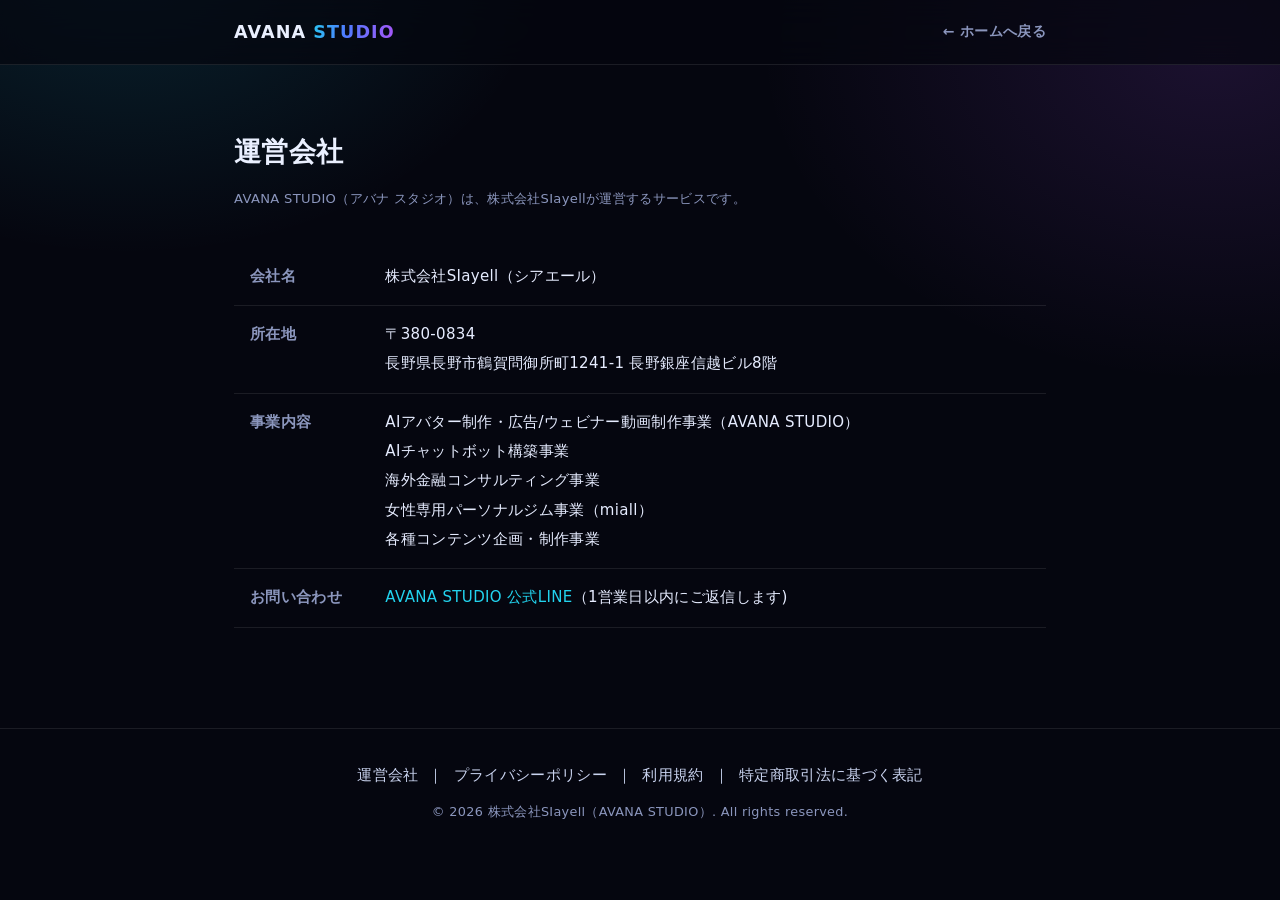
<file: company.html>
<!DOCTYPE html>
<html lang="ja">
<head>
<meta charset="UTF-8">
<meta name="viewport" content="width=device-width, initial-scale=1.0">
<meta name="theme-color" content="#05060f">
<meta name="robots" content="index,follow,max-image-preview:large,max-snippet:-1,max-video-preview:-1">
<title>運営会社｜AVANA STUDIO</title>
<meta name="description" content="AVANA STUDIOを運営する株式会社SIayellの会社情報">
<link rel="canonical" href="https://mandms281011-png.github.io/avana-studio/company.html">
<meta property="og:type" content="article">
<meta property="og:title" content="運営会社｜AVANA STUDIO">
<meta property="og:description" content="AVANA STUDIOを運営する株式会社SIayellの会社概要です。所在地・代表者・事業内容を記載しています。">
<meta property="og:url" content="https://mandms281011-png.github.io/avana-studio/company.html">
<meta property="og:site_name" content="AVANA STUDIO">
<meta name="twitter:card" content="summary">
<meta name="robots" content="index,follow">
<style>
:root{--bg:#05060f;--panel:rgba(255,255,255,.04);--panel-brd:rgba(255,255,255,.09);
--cyan:#22d3ee;--blue:#4f7bff;--purple:#a855f7;--ink:#eaf0ff;--muted:#8b96bd;
--grad:linear-gradient(100deg,#22d3ee 0%,#4f7bff 45%,#a855f7 100%);--max:860px}
*{margin:0;padding:0;box-sizing:border-box}
body{font-family:"Hiragino Kaku Gothic ProN","Hiragino Sans","Noto Sans JP",system-ui,sans-serif;
color:var(--ink);background:var(--bg);line-height:1.95;letter-spacing:.02em;-webkit-font-smoothing:antialiased}
body::before{content:"";position:fixed;inset:0;z-index:-1;background:
radial-gradient(700px 500px at 10% -5%,rgba(34,211,238,.14),transparent 60%),
radial-gradient(760px 560px at 95% 5%,rgba(168,85,247,.14),transparent 60%),var(--bg)}
a{color:inherit;text-decoration:none}
.wrap{max-width:var(--max);margin:0 auto;padding:0 24px}
header{position:sticky;top:0;z-index:50;background:rgba(5,6,15,.7);backdrop-filter:blur(16px);border-bottom:1px solid var(--panel-brd)}
.nav{display:flex;align-items:center;justify-content:space-between;height:64px}
.logo{font-weight:800;font-size:1.1rem;letter-spacing:.06em}
.grad-text{background:var(--grad);-webkit-background-clip:text;background-clip:text;color:transparent}
.back{color:var(--muted);font-size:.88rem;font-weight:600}
.back:hover{color:#fff}
main{padding:60px 0 80px}
h1{font-size:1.7rem;font-weight:900;margin-bottom:8px}
.updated{color:var(--muted);font-size:.82rem;margin-bottom:36px}
h2{font-size:1.08rem;font-weight:800;margin:34px 0 10px;padding-left:12px;border-left:3px solid var(--cyan)}
p{color:#c9d3ef;font-size:.94rem;margin-bottom:10px}
ul{margin:8px 0 12px 1.4em;color:#c9d3ef;font-size:.94rem}
li{margin-bottom:4px}
table{width:100%;border-collapse:collapse;margin:20px 0;font-size:.94rem}
th,td{padding:14px 16px;border-bottom:1px solid var(--panel-brd);text-align:left;vertical-align:top}
th{color:var(--muted);font-weight:600;white-space:nowrap;width:9em}
td{color:#e6ecff}
footer{padding:32px 0;text-align:center;color:var(--muted);font-size:.8rem;border-top:1px solid var(--panel-brd)}
footer a{margin:0 10px}
footer a:hover{color:#fff}
</style>
</head>
<body>
<header><div class="wrap nav">
<a href="./" class="logo">AVANA<b class="grad-text"> STUDIO</b></a>
<a href="./" class="back">← ホームへ戻る</a>
</div></header>
<main><div class="wrap">

<h1>運営会社</h1>
<p class="updated">AVANA STUDIO（アバナ スタジオ）は、株式会社SIayellが運営するサービスです。</p>
<table>
<tr><th>会社名</th><td>株式会社SIayell（シアエール）</td></tr>
<tr><th>所在地</th><td>〒380-0834<br>長野県長野市鶴賀問御所町1241-1 長野銀座信越ビル8階</td></tr>
<tr><th>事業内容</th><td>AIアバター制作・広告/ウェビナー動画制作事業（AVANA STUDIO）<br>AIチャットボット構築事業<br>海外金融コンサルティング事業<br>女性専用パーソナルジム事業（miall）<br>各種コンテンツ企画・制作事業</td></tr>
<tr><th>お問い合わせ</th><td><a href="https://lin.ee/Yx8M7LxH" target="_blank" rel="noopener" style="color:var(--cyan)">AVANA STUDIO 公式LINE</a>（1営業日以内にご返信します)</td></tr>
</table>

</div></main>
<footer><div class="wrap">
<p style="margin-bottom:10px"><a href="company.html">運営会社</a>｜<a href="privacy.html">プライバシーポリシー</a>｜<a href="terms.html">利用規約</a>｜<a href="tokushoho.html">特定商取引法に基づく表記</a></p>
© 2026 株式会社SIayell（AVANA STUDIO）. All rights reserved.
</div></footer>
</body>
</html>
</file>
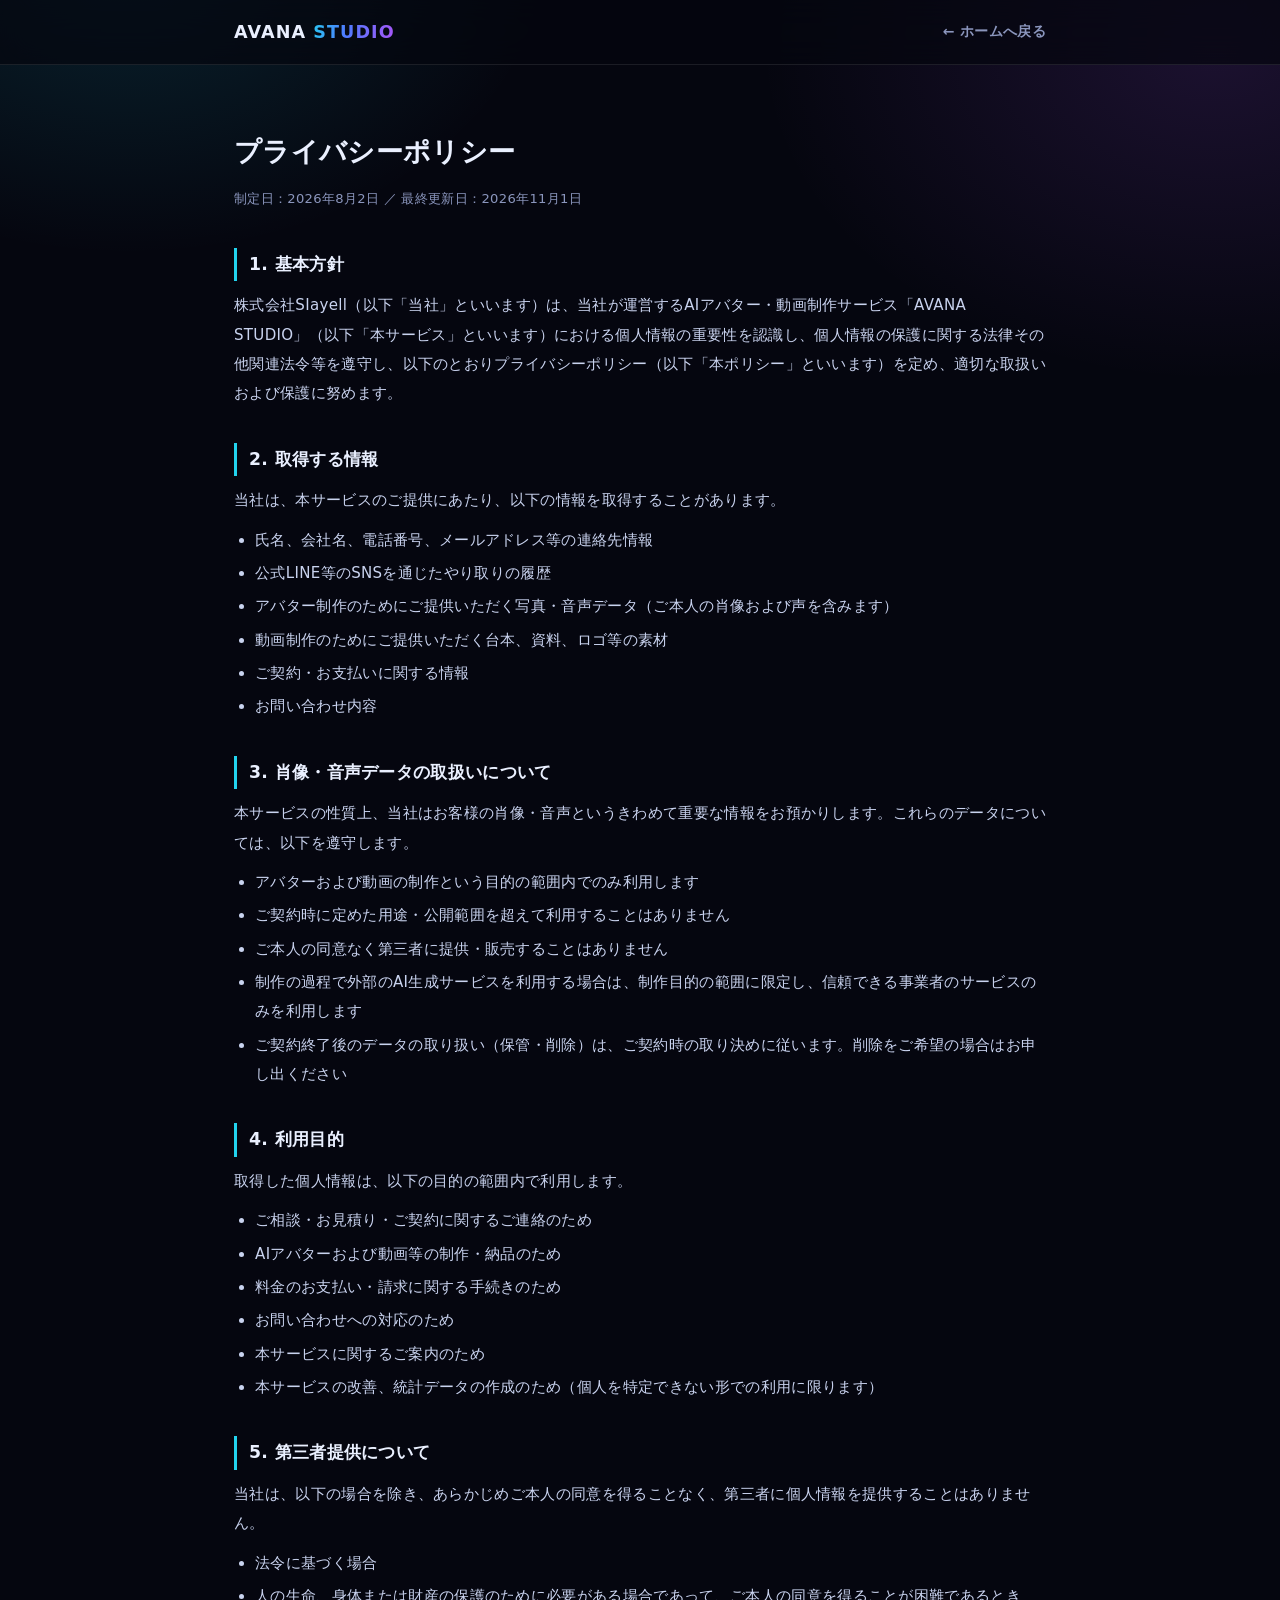
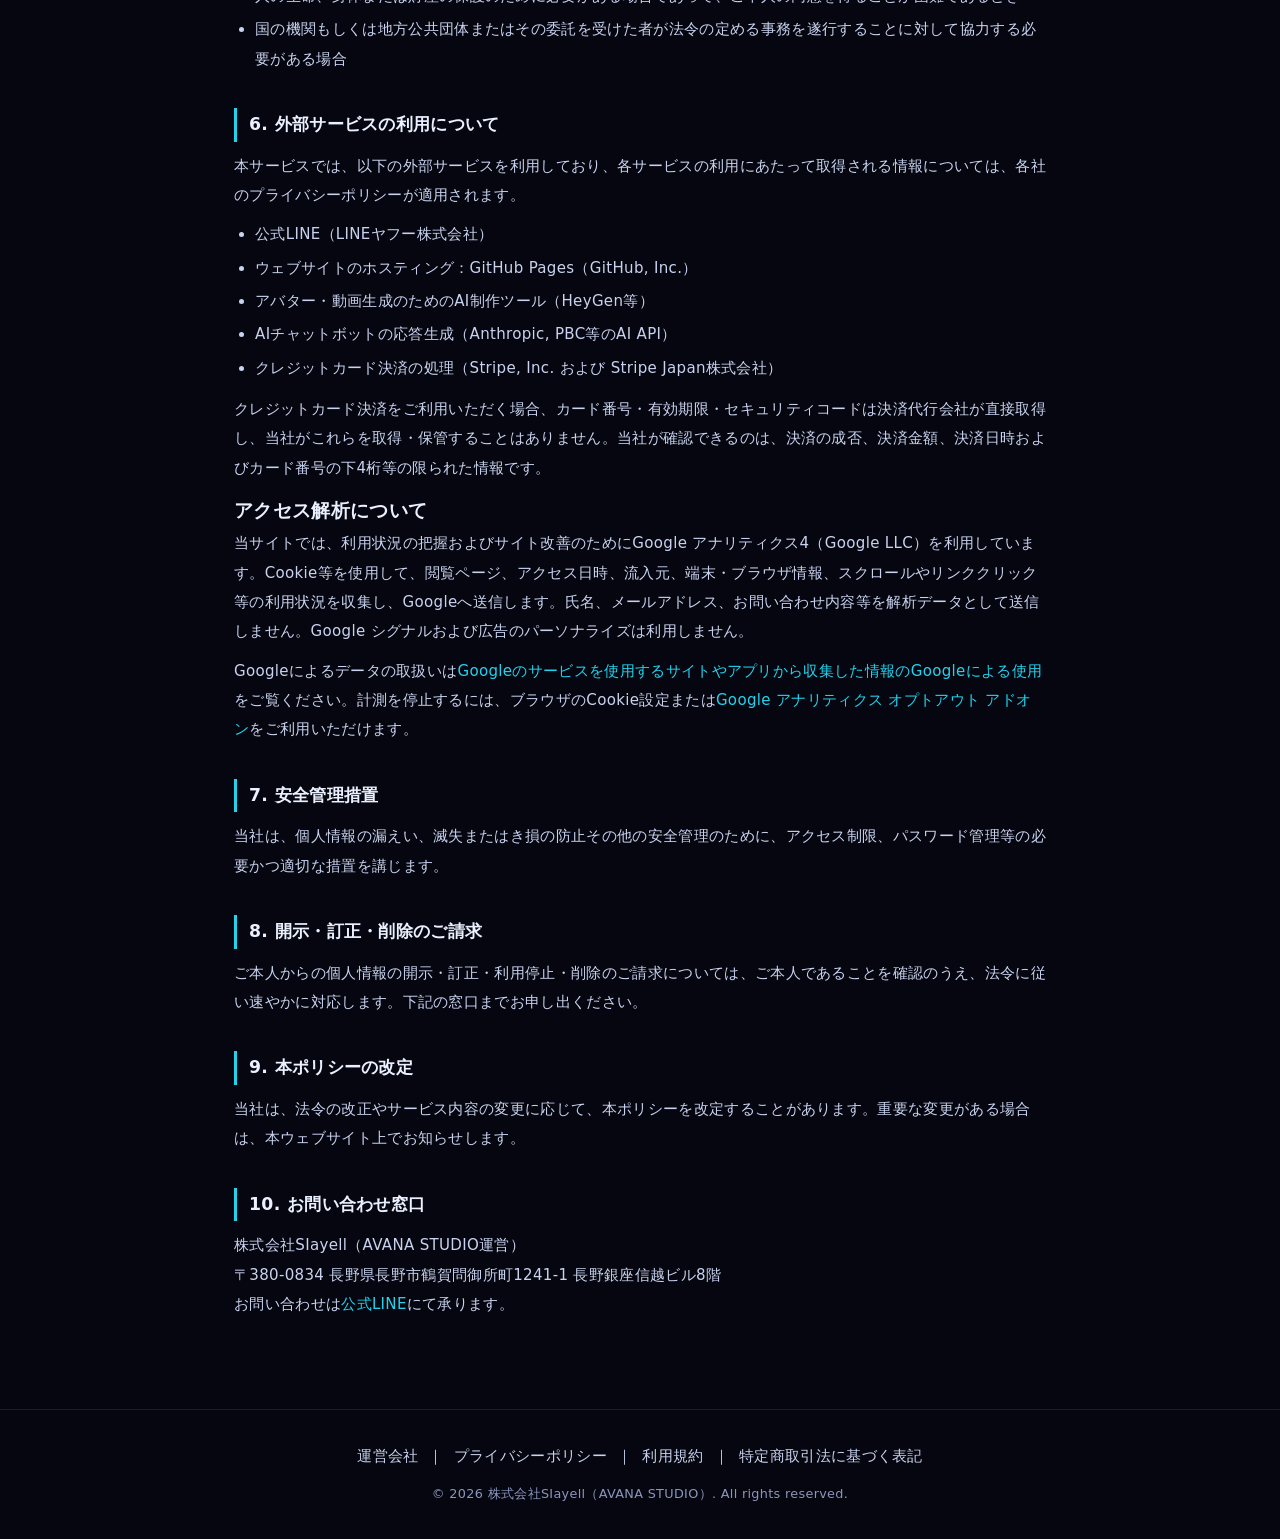
<file: privacy.html>
<!DOCTYPE html>
<html lang="ja">
<head>
<meta charset="UTF-8">
<meta name="viewport" content="width=device-width, initial-scale=1.0">
<meta name="theme-color" content="#05060f">
<meta name="robots" content="index,follow,max-image-preview:large,max-snippet:-1,max-video-preview:-1">
<title>プライバシーポリシー｜AVANA STUDIO</title>
<meta name="description" content="AVANA STUDIOにおける個人情報・肖像・音声データの取り扱いについて">
<link rel="canonical" href="https://mandms281011-png.github.io/avana-studio/privacy.html">
<meta property="og:type" content="article">
<meta property="og:title" content="プライバシーポリシー｜AVANA STUDIO">
<meta property="og:description" content="AVANA STUDIO（株式会社SIayell）の個人情報の取扱いについて記載しています。">
<meta property="og:url" content="https://mandms281011-png.github.io/avana-studio/privacy.html">
<meta property="og:site_name" content="AVANA STUDIO">
<meta name="twitter:card" content="summary">
<meta name="robots" content="index,follow">
<style>
:root{--bg:#05060f;--panel:rgba(255,255,255,.04);--panel-brd:rgba(255,255,255,.09);
--cyan:#22d3ee;--blue:#4f7bff;--purple:#a855f7;--ink:#eaf0ff;--muted:#8b96bd;
--grad:linear-gradient(100deg,#22d3ee 0%,#4f7bff 45%,#a855f7 100%);--max:860px}
*{margin:0;padding:0;box-sizing:border-box}
body{font-family:"Hiragino Kaku Gothic ProN","Hiragino Sans","Noto Sans JP",system-ui,sans-serif;
color:var(--ink);background:var(--bg);line-height:1.95;letter-spacing:.02em;-webkit-font-smoothing:antialiased}
body::before{content:"";position:fixed;inset:0;z-index:-1;background:
radial-gradient(700px 500px at 10% -5%,rgba(34,211,238,.14),transparent 60%),
radial-gradient(760px 560px at 95% 5%,rgba(168,85,247,.14),transparent 60%),var(--bg)}
a{color:inherit;text-decoration:none}
.wrap{max-width:var(--max);margin:0 auto;padding:0 24px}
header{position:sticky;top:0;z-index:50;background:rgba(5,6,15,.7);backdrop-filter:blur(16px);border-bottom:1px solid var(--panel-brd)}
.nav{display:flex;align-items:center;justify-content:space-between;height:64px}
.logo{font-weight:800;font-size:1.1rem;letter-spacing:.06em}
.grad-text{background:var(--grad);-webkit-background-clip:text;background-clip:text;color:transparent}
.back{color:var(--muted);font-size:.88rem;font-weight:600}
.back:hover{color:#fff}
main{padding:60px 0 80px}
h1{font-size:1.7rem;font-weight:900;margin-bottom:8px}
.updated{color:var(--muted);font-size:.82rem;margin-bottom:36px}
h2{font-size:1.08rem;font-weight:800;margin:34px 0 10px;padding-left:12px;border-left:3px solid var(--cyan)}
p{color:#c9d3ef;font-size:.94rem;margin-bottom:10px}
ul{margin:8px 0 12px 1.4em;color:#c9d3ef;font-size:.94rem}
li{margin-bottom:4px}
table{width:100%;border-collapse:collapse;margin:20px 0;font-size:.94rem}
th,td{padding:14px 16px;border-bottom:1px solid var(--panel-brd);text-align:left;vertical-align:top}
th{color:var(--muted);font-weight:600;white-space:nowrap;width:9em}
td{color:#e6ecff}
footer{padding:32px 0;text-align:center;color:var(--muted);font-size:.8rem;border-top:1px solid var(--panel-brd)}
footer a{margin:0 10px}
footer a:hover{color:#fff}
</style>
</head>
<body>
<header><div class="wrap nav">
<a href="./" class="logo">AVANA<b class="grad-text"> STUDIO</b></a>
<a href="./" class="back">← ホームへ戻る</a>
</div></header>
<main><div class="wrap">

<h1>プライバシーポリシー</h1>
<p class="updated">制定日：2026年8月2日 ／ 最終更新日：2026年11月1日</p>

<h2>1. 基本方針</h2>
<p>株式会社SIayell（以下「当社」といいます）は、当社が運営するAIアバター・動画制作サービス「AVANA STUDIO」（以下「本サービス」といいます）における個人情報の重要性を認識し、個人情報の保護に関する法律その他関連法令等を遵守し、以下のとおりプライバシーポリシー（以下「本ポリシー」といいます）を定め、適切な取扱いおよび保護に努めます。</p>

<h2>2. 取得する情報</h2>
<p>当社は、本サービスのご提供にあたり、以下の情報を取得することがあります。</p>
<ul>
<li>氏名、会社名、電話番号、メールアドレス等の連絡先情報</li>
<li>公式LINE等のSNSを通じたやり取りの履歴</li>
<li>アバター制作のためにご提供いただく写真・音声データ（ご本人の肖像および声を含みます）</li>
<li>動画制作のためにご提供いただく台本、資料、ロゴ等の素材</li>
<li>ご契約・お支払いに関する情報</li>
<li>お問い合わせ内容</li>
</ul>

<h2>3. 肖像・音声データの取扱いについて</h2>
<p>本サービスの性質上、当社はお客様の肖像・音声というきわめて重要な情報をお預かりします。これらのデータについては、以下を遵守します。</p>
<ul>
<li>アバターおよび動画の制作という目的の範囲内でのみ利用します</li>
<li>ご契約時に定めた用途・公開範囲を超えて利用することはありません</li>
<li>ご本人の同意なく第三者に提供・販売することはありません</li>
<li>制作の過程で外部のAI生成サービスを利用する場合は、制作目的の範囲に限定し、信頼できる事業者のサービスのみを利用します</li>
<li>ご契約終了後のデータの取り扱い（保管・削除）は、ご契約時の取り決めに従います。削除をご希望の場合はお申し出ください</li>
</ul>

<h2>4. 利用目的</h2>
<p>取得した個人情報は、以下の目的の範囲内で利用します。</p>
<ul>
<li>ご相談・お見積り・ご契約に関するご連絡のため</li>
<li>AIアバターおよび動画等の制作・納品のため</li>
<li>料金のお支払い・請求に関する手続きのため</li>
<li>お問い合わせへの対応のため</li>
<li>本サービスに関するご案内のため</li>
<li>本サービスの改善、統計データの作成のため（個人を特定できない形での利用に限ります）</li>
</ul>

<h2>5. 第三者提供について</h2>
<p>当社は、以下の場合を除き、あらかじめご本人の同意を得ることなく、第三者に個人情報を提供することはありません。</p>
<ul>
<li>法令に基づく場合</li>
<li>人の生命、身体または財産の保護のために必要がある場合であって、ご本人の同意を得ることが困難であるとき</li>
<li>国の機関もしくは地方公共団体またはその委託を受けた者が法令の定める事務を遂行することに対して協力する必要がある場合</li>
</ul>

<h2>6. 外部サービスの利用について</h2>
<p>本サービスでは、以下の外部サービスを利用しており、各サービスの利用にあたって取得される情報については、各社のプライバシーポリシーが適用されます。</p>
<ul>
<li>公式LINE（LINEヤフー株式会社）</li>
<li>ウェブサイトのホスティング：GitHub Pages（GitHub, Inc.）</li>
<li>アバター・動画生成のためのAI制作ツール（HeyGen等）</li>
<li>AIチャットボットの応答生成（Anthropic, PBC等のAI API）</li>
<li>クレジットカード決済の処理（Stripe, Inc. および Stripe Japan株式会社）</li>
</ul>
<p>クレジットカード決済をご利用いただく場合、カード番号・有効期限・セキュリティコードは決済代行会社が直接取得し、当社がこれらを取得・保管することはありません。当社が確認できるのは、決済の成否、決済金額、決済日時およびカード番号の下4桁等の限られた情報です。</p>

<h3>アクセス解析について</h3>
<p>当サイトでは、利用状況の把握およびサイト改善のためにGoogle アナリティクス4（Google LLC）を利用しています。Cookie等を使用して、閲覧ページ、アクセス日時、流入元、端末・ブラウザ情報、スクロールやリンククリック等の利用状況を収集し、Googleへ送信します。氏名、メールアドレス、お問い合わせ内容等を解析データとして送信しません。Google シグナルおよび広告のパーソナライズは利用しません。</p>
<p>Googleによるデータの取扱いは<a href="https://policies.google.com/technologies/partner-sites" target="_blank" rel="noopener" style="color:var(--cyan)">Googleのサービスを使用するサイトやアプリから収集した情報のGoogleによる使用</a>をご覧ください。計測を停止するには、ブラウザのCookie設定または<a href="https://tools.google.com/dlpage/gaoptout?hl=ja" target="_blank" rel="noopener" style="color:var(--cyan)">Google アナリティクス オプトアウト アドオン</a>をご利用いただけます。</p>

<h2>7. 安全管理措置</h2>
<p>当社は、個人情報の漏えい、滅失またはき損の防止その他の安全管理のために、アクセス制限、パスワード管理等の必要かつ適切な措置を講じます。</p>

<h2>8. 開示・訂正・削除のご請求</h2>
<p>ご本人からの個人情報の開示・訂正・利用停止・削除のご請求については、ご本人であることを確認のうえ、法令に従い速やかに対応します。下記の窓口までお申し出ください。</p>

<h2>9. 本ポリシーの改定</h2>
<p>当社は、法令の改正やサービス内容の変更に応じて、本ポリシーを改定することがあります。重要な変更がある場合は、本ウェブサイト上でお知らせします。</p>

<h2>10. お問い合わせ窓口</h2>
<p>株式会社SIayell（AVANA STUDIO運営）<br>
〒380-0834 長野県長野市鶴賀問御所町1241-1 長野銀座信越ビル8階<br>
お問い合わせは<a href="https://lin.ee/Yx8M7LxH" target="_blank" rel="noopener" style="color:var(--cyan)">公式LINE</a>にて承ります。</p>

</div></main>
<footer><div class="wrap">
<p style="margin-bottom:10px"><a href="company.html">運営会社</a>｜<a href="privacy.html">プライバシーポリシー</a>｜<a href="terms.html">利用規約</a>｜<a href="tokushoho.html">特定商取引法に基づく表記</a></p>
© 2026 株式会社SIayell（AVANA STUDIO）. All rights reserved.
</div></footer>
</body>
</html>
</file>
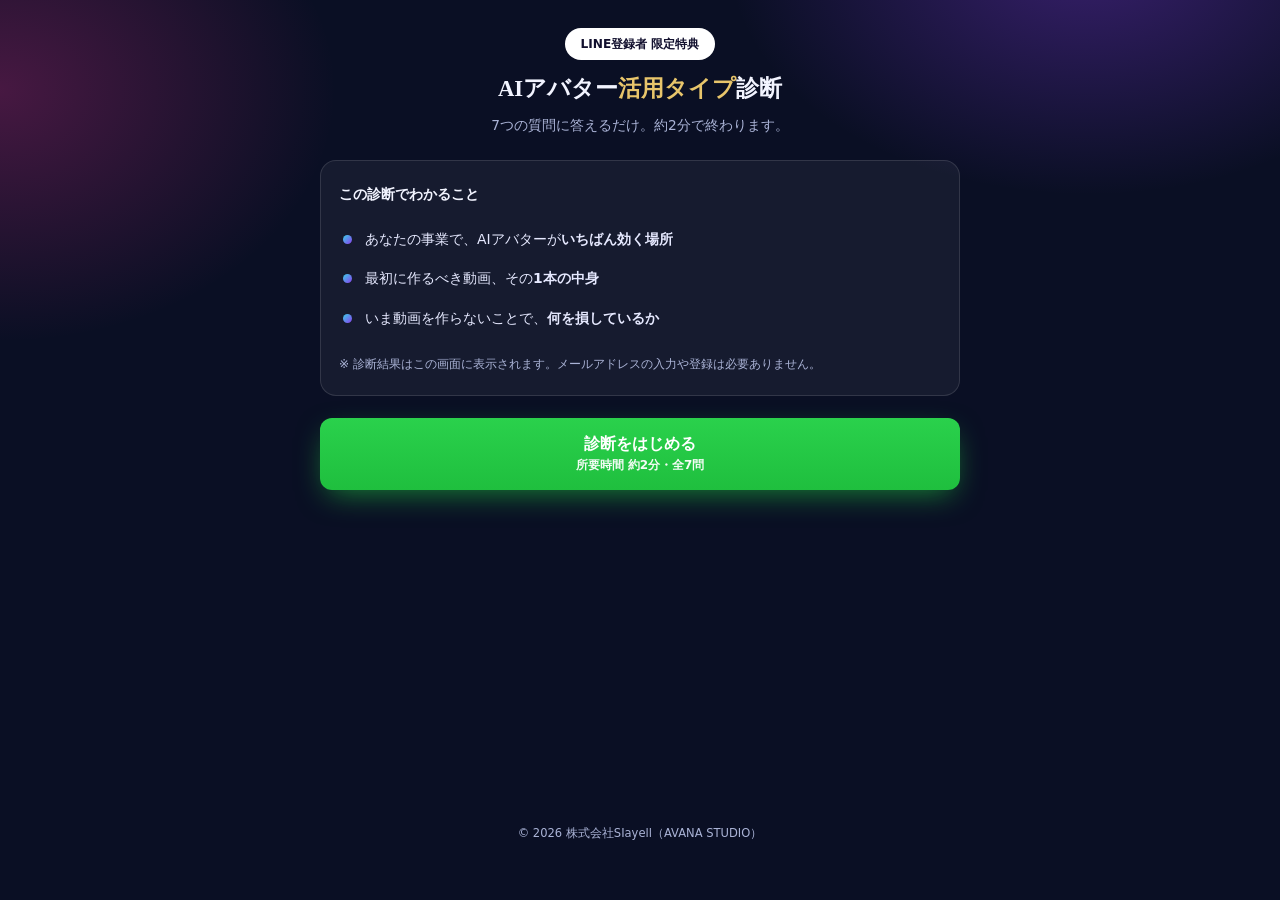
<file: shindan-k7m2x8.html>
<!DOCTYPE html>
<html lang="ja">
<head>
<meta charset="UTF-8">
<meta name="viewport" content="width=device-width, initial-scale=1.0">
<title>AIアバター活用タイプ診断｜AVANA STUDIO</title>
<meta name="robots" content="noindex,nofollow">
<style>
:root{--navy:#0a0f24;--gold:#e8c56b;--muted:#aab3d6;--brd:rgba(255,255,255,.12);
--green:#1fbf3e;--green2:#2ad14c;--cyan:#39d0e8;--purple:#8b3df0}
*{margin:0;padding:0;box-sizing:border-box}
body{font-family:"Hiragino Kaku Gothic ProN","Hiragino Sans","Noto Sans JP",system-ui,sans-serif;
background:radial-gradient(600px 400px at 85% -5%,rgba(139,61,240,.35),transparent 60%),
radial-gradient(560px 420px at 0% 10%,rgba(229,48,143,.28),transparent 60%),#0a0f24;
color:#f2f4ff;line-height:1.85;-webkit-font-smoothing:antialiased;min-height:100vh;
display:flex;flex-direction:column;align-items:center;padding:28px 16px 56px}
.wrap{width:100%;max-width:640px}
.chip{display:inline-block;background:#fff;color:#12102e;font-weight:900;font-size:.76rem;padding:5px 16px;border-radius:999px}
h1{font-size:1.42rem;font-weight:900;margin:12px 0 6px;font-family:"Hiragino Mincho ProN",serif;line-height:1.5}
h1 .gd{color:var(--gold)}
.lead{color:var(--muted);font-size:.86rem}
.center{text-align:center}

/* intro */
.introbox{margin-top:22px;background:rgba(255,255,255,.05);border:1px solid var(--brd);border-radius:16px;padding:20px 18px}
.introbox ul{list-style:none;margin:12px 0 0}
.introbox li{font-size:.87rem;padding:7px 0 7px 26px;position:relative;color:#e6e9ff}
.introbox li::before{content:"";position:absolute;left:4px;top:15px;width:9px;height:9px;border-radius:50%;
background:linear-gradient(135deg,var(--cyan),var(--purple))}
.note{color:var(--muted);font-size:.76rem;margin-top:14px}

/* progress */
.pbar{height:5px;background:rgba(255,255,255,.1);border-radius:99px;overflow:hidden;margin-bottom:8px}
.pbar i{display:block;height:100%;width:0;background:linear-gradient(90deg,var(--cyan),var(--purple));transition:width .35s ease}
.pnum{color:var(--muted);font-size:.75rem;letter-spacing:.06em;margin-bottom:16px}

/* question */
.q{font-size:1.1rem;font-weight:900;margin-bottom:16px;line-height:1.6}
.opts{display:flex;flex-direction:column;gap:10px}
.opt{background:rgba(255,255,255,.05);border:1px solid var(--brd);border-radius:13px;padding:14px 16px;
font-size:.92rem;font-weight:700;color:#f2f4ff;text-align:left;cursor:pointer;transition:.18s;
display:flex;align-items:center;gap:12px;width:100%;font-family:inherit;line-height:1.6}
.opt:hover,.opt:focus-visible{border-color:var(--cyan);background:rgba(57,208,232,.12);outline:none;transform:translateY(-1px)}
.opt .mk{flex:none;width:24px;height:24px;border-radius:50%;border:1.5px solid var(--brd);
display:grid;place-items:center;font-size:.72rem;font-weight:900;color:var(--muted)}
.opt:hover .mk{border-color:var(--cyan);color:var(--cyan)}
.back{margin-top:18px;background:none;border:none;color:var(--muted);font-size:.8rem;cursor:pointer;
font-family:inherit;text-decoration:underline;padding:4px}

/* result */
.rtag{display:inline-block;font-size:.74rem;font-weight:900;letter-spacing:.1em;color:var(--cyan);margin-bottom:6px}
.rname{font-size:1.62rem;font-weight:900;font-family:"Hiragino Mincho ProN",serif;line-height:1.4;margin-bottom:10px}
.rname .gd{color:var(--gold)}
.rlead{color:#e6e9ff;font-size:.92rem;background:rgba(255,255,255,.05);border:1px solid var(--brd);
border-radius:14px;padding:16px 16px;margin-bottom:18px}
.sec{margin-top:20px}
.sech{font-size:.78rem;font-weight:900;letter-spacing:.12em;color:var(--gold);margin-bottom:8px}
.card{background:rgba(255,255,255,.05);border:1px solid var(--brd);border-radius:14px;padding:16px}
.card p{font-size:.88rem;color:#e6e9ff}
.card p+p{margin-top:10px}
.first{border-left:3px solid var(--cyan)}
.first .ttl{font-weight:900;font-size:1rem;margin-bottom:6px}
.pts{list-style:none}
.pts li{font-size:.86rem;padding:8px 0 8px 24px;position:relative;color:#e6e9ff;border-top:1px solid rgba(255,255,255,.08)}
.pts li:first-child{border-top:none}
.pts li::before{content:"✓";position:absolute;left:0;top:8px;color:var(--cyan);font-weight:900}
/* money */
.money .mlead{font-size:.88rem;color:#e6e9ff;margin-bottom:14px}
.mrow{display:flex;justify-content:space-between;align-items:baseline;gap:12px;
padding:11px 0;border-top:1px solid rgba(255,255,255,.1)}
.mlab{font-size:.83rem;color:var(--muted);flex:none}
.mval{font-size:1.18rem;font-weight:900;color:var(--gold);text-align:right;line-height:1.4}
.mnote{font-size:.87rem;color:#e6e9ff;margin-top:14px;padding-top:14px;border-top:1px solid rgba(255,255,255,.1)}
.mnote b{color:var(--cyan)}
.mdis{font-size:.72rem;color:var(--muted);margin-top:10px;line-height:1.7}
/* before after */
.ba{display:flex;flex-direction:column;gap:0}
.barow{padding:14px 0;border-top:1px solid rgba(255,255,255,.1)}
.barow:first-child{border-top:none;padding-top:0}
.bascene{font-size:.79rem;font-weight:900;letter-spacing:.06em;color:var(--muted);margin-bottom:8px}
.bab,.baa{font-size:.86rem;display:flex;gap:9px;align-items:flex-start;line-height:1.75}
.bab{color:var(--muted)}
.baa{color:#f2f4ff;margin-top:6px;font-weight:700}
.bab .tag,.baa .tag{flex:none;font-size:.68rem;font-weight:900;padding:2px 8px;border-radius:99px;margin-top:4px}
.bab .tag{background:rgba(255,255,255,.09);color:var(--muted)}
.baa .tag{background:linear-gradient(135deg,var(--cyan),var(--purple));color:#fff}
.cta{display:block;margin:22px auto 0;background:linear-gradient(180deg,var(--green2),var(--green));
color:#fff;text-decoration:none;font-weight:900;font-size:1rem;padding:16px 18px;border-radius:12px;
box-shadow:0 10px 30px -8px rgba(31,191,62,.7);text-align:center}
.cta small{display:block;font-weight:700;font-size:.75rem;opacity:.95;margin-top:2px}
.after{margin-top:14px;color:var(--muted);font-size:.8rem;text-align:center}
.redo{display:block;margin:16px auto 0;background:none;border:1px solid var(--brd);color:var(--muted);
font-size:.8rem;padding:9px 18px;border-radius:99px;cursor:pointer;font-family:inherit}
footer{margin-top:auto;padding-top:36px;color:var(--muted);font-size:.72rem;text-align:center}
.hide{display:none}
@media(max-width:420px){h1{font-size:1.26rem}.rname{font-size:1.4rem}.q{font-size:1.02rem}}
</style>
</head>
<body>
<div class="wrap">

  <!-- INTRO -->
  <section id="intro">
    <div class="center">
      <span class="chip">LINE登録者 限定特典</span>
      <h1>AIアバター<span class="gd">活用タイプ</span>診断</h1>
      <p class="lead">7つの質問に答えるだけ。約2分で終わります。</p>
    </div>
    <div class="introbox">
      <p style="font-size:.9rem;font-weight:900">この診断でわかること</p>
      <ul>
        <li>あなたの事業で、AIアバターが<b>いちばん効く場所</b></li>
        <li>最初に作るべき動画、その<b>1本の中身</b></li>
        <li>いま動画を作らないことで、<b>何を損しているか</b></li>
      </ul>
      <p class="note">※ 診断結果はこの画面に表示されます。メールアドレスの入力や登録は必要ありません。</p>
    </div>
    <button class="cta" style="border:none;cursor:pointer;font-family:inherit;width:100%" onclick="start()">
      診断をはじめる<small>所要時間 約2分・全7問</small>
    </button>
  </section>

  <!-- QUESTION -->
  <section id="quiz" class="hide">
    <div class="pbar"><i id="pfill"></i></div>
    <div class="pnum" id="pnum">Q1 / 7</div>
    <div class="q" id="qtext"></div>
    <div class="opts" id="opts"></div>
    <button class="back hide" id="backBtn" onclick="back()">← ひとつ前に戻る</button>
  </section>

  <!-- RESULT -->
  <section id="result" class="hide">
    <div class="center">
      <div class="rtag">あなたのタイプは</div>
      <div class="rname" id="rname"></div>
    </div>
    <div class="rlead" id="rlead"></div>

    <div class="sec">
      <div class="sech">最初に作るべき1本</div>
      <div class="card first">
        <div class="ttl" id="ftitle"></div>
        <p id="fbody"></p>
      </div>
    </div>

    <div class="sec">
      <div class="sech">この1本で変わること</div>
      <div class="card"><ul class="pts" id="fpts"></ul></div>
    </div>

    <div class="sec" id="moneysec">
      <div class="sech">撮影でつくった場合との差</div>
      <div class="card money">
        <p class="mlead" id="mlead"></p>
        <div class="mrow"><span class="mlab">制作費の目安</span><span class="mval" id="mcost"></span></div>
        <div class="mrow"><span class="mlab">社内で取られる時間</span><span class="mval" id="mtime"></span></div>
        <p class="mnote" id="mnote"></p>
        <p class="mdis">※ 一般的な実写動画制作の相場（1本あたり20〜50万円）と、1本あたり社内2日（打ち合わせ・撮影立ち会い・確認と撮り直し）で計算した概算です。内容や尺によって変わります。</p>
      </div>
    </div>

    <div class="sec">
      <div class="sech">実際に使うと、こう変わります</div>
      <div class="card ba" id="babox"></div>
    </div>

    <div class="sec">
      <div class="sech">回答から見えた、もったいないポイント</div>
      <div class="card" id="lossbox"></div>
    </div>

    <a class="cta" href="https://liff.line.me/2010936082-9eXcWmRJ?calendar_salon_id=29775">
      この結果をもとに相談する<small>無料のAI導入診断・オンライン30分</small>
    </a>
    <p class="after">診断結果の画面をそのままお見せいただければ、当日はその続きから始められます。<br>売り込みの時間は取りません。</p>
    <button class="redo" onclick="location.reload()">もう一度診断する</button>
  </section>

</div>
<footer>© 2026 株式会社SIayell（AVANA STUDIO）</footer>

<script>
// タイプ: A=集客ブースト B=説明自動化 C=社内ナレッジ D=採用ブランディング E=海外展開
const QS = [
  {q:"あなたのお仕事に、いちばん近いものはどれですか？",
   o:[["商品・サービスを一般のお客様に売っている",{A:2,B:1}],
      ["法人・事業者向けに営業している",{B:2,A:1}],
      ["教える仕事（講座・スクール・士業・コンサル）",{C:2,B:1}],
      ["店舗・サロンを運営している",{A:2,D:1}],
      ["その他・複数にまたがる",{A:1,B:1,C:1}]]},

  {q:"いま、いちばん時間を取られているのはどれですか？",
   o:[["新しいお客様を集めること",{A:3}],
      ["同じ説明を、相手を変えて何度もすること",{B:3}],
      ["社内の教育・引き継ぎ・研修",{C:3}],
      ["人を採ること、応募を集めること",{D:3}],
      ["特に思いあたらない",{A:1,B:1}]]},

  {q:"動画をつくった経験はありますか？",
   o:[["まったくない",{A:1,B:1},"none"],
      ["作ったことはあるが、続かなかった",{A:1,B:1},"stopped"],
      ["いまも定期的に作っている",{A:2},"active"]]},

  {q:"カメラの前に立つことについては、どうお考えですか？",
   o:[["顔は出したくない",{A:1,B:1},"noface"],
      ["できれば出たくない",{A:1,B:1},"maybe"],
      ["抵抗はない。むしろ出たい",{D:1},"ok"]]},

  {q:"これから1年で、動画はどれくらい必要になりそうですか？",
   o:[["1〜3本くらい",{},"few"],
      ["4〜11本くらい",{A:1,B:1},"mid"],
      ["12本以上（毎月のように使う）",{A:2,B:2},"many"],
      ["まだわからない",{},"unknown"]]},

  {q:"海外のお客様や、多言語での発信の予定はありますか？",
   o:[["すでにある、または今年中に始めたい",{E:4},"now"],
      ["いずれは考えたい",{E:1},"later"],
      ["予定はない",{},"no"]]},

  {q:"動画以外で、困っていることはありますか？",
   o:[["ホームページが古い、または無い",{},"hp"],
      ["問い合わせ対応に時間が取られている",{},"chat"],
      ["説明用の資料をきちんと作りたい",{},"doc"],
      ["特にない",{},"none"]]}
];

const RESULTS = {
  A:{name:"集客ブースト型",
     lead:"あなたの事業では、AIアバターは「新しいお客様と出会う入口」で最も効きます。広告やSNSは、出す本数と試した回数がそのまま結果に直結する世界です。ところが撮影が必要なうちは、1本作るのに何日もかかり、試す回数を増やせません。ここが外れると、一気に動き出します。",
     ftitle:"20〜30秒の縦型ショート動画",
     fbody:"商品やサービスを「ひとこと」で言い切る短い動画です。まずは訴求の違う3パターンを作り、反応のよかった型だけを残していきます。台本を差し替えるだけで次が作れるので、2本目からは驚くほど早くなります。",
     pts:["撮影の日程調整がなくなり、思いついた日に出せる","訴求違いを何本も試せるので、当たりを見つけやすい","反応が落ちてきたら、すぐ作り直せる"],
     ba:[["新しい訴求を試したいとき","撮影の日程を押さえ、台本を覚え、当日に撮る。早くて2週間、月1本が限界。","台本を書いて渡すだけ。数日で3パターンが並び、同じ週に出せる。"],
         ["反応が悪かったとき","撮り直しにまた撮影費と日程がかかるので、当たらないまま出し続けることになる。","効かなかった型は捨てて、翌週には次の型を試せる。当たりを見つけるまでが速い。"],
         ["続けていくと","本数が増えるほど、費用も手間も比例して増えていく。","2本目以降はアバターの制作が要らないので、続けるほど1本が軽くなる。"]]},

  B:{name:"説明自動化型",
     lead:"あなたはいま、同じ説明を人を変えて何度も繰り返しています。この時間は、動画に置き換えるのが最も効果の大きい部分です。先に動画を見てもらってから話すだけで、商談は「説明の場」から「決める場」に変わります。",
     ftitle:"5〜10分のサービス説明動画",
     fbody:"いつも口頭でしている説明を、そのまま1本にまとめます。お問い合わせが来たらまずこれを送る。相手は自分のペースで見られますし、社内で共有もしてもらえます。あなたが同じ話をする回数は、はっきり減ります。",
     pts:["初回の説明を、動画に任せられる","相手の社内にも、内容がそのまま正確に伝わる","話す相手が増えても、負担は増えない"],
     ba:[["問い合わせが来たとき","日程を合わせて60分。同じ説明を、相手が変わるたびに最初から。","先に動画を送る。相手は好きな時間に見て、理解した状態で来る。"],
         ["商談の中身","半分以上が説明で消える。質問や見積もりの話は、いつも時間切れ間際。","最初から「どう進めるか」の話ができる。決まるまでが短くなる。"],
         ["相手の社内で検討されるとき","同席していない決裁者には、担当者の記憶を通した内容しか伝わらない。","動画がそのまま回る。誰が見ても同じ説明が、正確に届く。"]]},

  C:{name:"社内ナレッジ型",
     lead:"教える内容が、人の頭の中にたまっているタイプです。人が増えるたび、辞めるたびに、同じ説明をやり直すことになります。これを動画にしておくと、教える手間が「一度きり」になります。",
     ftitle:"10分前後の研修・レッスン動画",
     fbody:"いちばん頻繁に教えている内容から1本にします。章に分けておけば、必要なところだけ見返せます。内容が変わったときも、台本のその部分を差し替えるだけで作り直せるのが、撮影動画との決定的な違いです。",
     pts:["新しい人が入るたびの説明が要らなくなる","教える人によって内容がぶれない","更新が台本の差し替えだけで済む"],
     ba:[["新しい人が入ったとき","そのたびに半日〜1日、手を止めて同じ説明をする。教える人の予定も押さえる必要がある。","動画を渡して先に見てもらう。こちらは質問に答えるだけで済む。"],
         ["教える人が複数いると","人によって説明の順番も強調点も変わり、受け取る側の理解にばらつきが出る。","全員が同じ内容を、同じ順番で受け取る。あとから確認もできる。"],
         ["内容が変わったとき","資料と口頭の両方を直す。撮影した動画なら、また撮り直し。","台本のその部分を差し替えるだけ。撮り直しは発生しない。"]]},

  D:{name:"採用ブランディング型",
     lead:"人を集めたい段階では、「どんな人が働いているか」「何を大事にしている会社か」が伝わるかどうかで応募数が変わります。文字だけの求人票では、ここがほとんど伝わりません。",
     ftitle:"1〜2分の会社紹介・メッセージ動画",
     fbody:"求人票には書ききれない、仕事の中身と会社の空気を伝える1本です。求人媒体、自社サイト、SNSのどこにでも置けます。応募前に見てもらえるので、来る人の質そのものが変わります。",
     pts:["求人票では伝わらない部分が伝わる","応募前に理解が進み、ミスマッチが減る","媒体を変えても、同じ1本を使い回せる"],
     ba:[["応募者が会社を見るとき","文字の求人票だけ。仕事の中身も雰囲気も伝わらないまま、条件だけで比べられる。","応募前に動画を見てもらえる。何をする会社かが、先に伝わる。"],
         ["面接の場で","毎回、会社の説明から始まる。同じ話を応募者の人数だけ繰り返す。","説明は済んでいる。相手を見極める時間に、最初から使える。"],
         ["採用したあと","入ってから「思っていたのと違う」が起きやすい。","理解したうえで応募してくるので、早期の辞退が減る。"]]},

  E:{name:"海外展開型",
     lead:"多言語の予定があるなら、AIアバターの効果はここで最大になります。人が話す動画を他言語で作り直すには、翻訳・収録・出演者の手配がその都度必要です。AIアバターは、台本を訳せば、同じ人物が同じ表情で別の言語を話します。",
     ftitle:"日本語版＋外国語版のサービス紹介動画",
     fbody:"まず日本語で1本を完成させ、その台本を翻訳して同じアバターで別言語版を作ります。撮り直しは発生しません。話者が同一なので、どの言語でもブランドの印象が揃うのも大きな利点です。",
     pts:["言語を増やしても、撮影が発生しない","どの言語でも、同じ人物・同じ印象で伝わる","対応言語を、必要になった時点で足していける"],
     ba:[["英語版が必要になったとき","翻訳して、話せる人を手配して、また撮影する。数週間と、日本語版とほぼ同じ費用。","台本を訳して通すだけ。同じアバターが英語で話す版が、数日で揃う。"],
         ["さらに言語を増やすとき","1言語増えるたびに、同じ手間と費用がもう一度かかる。","2言語目も3言語目も、増えるのは翻訳の分だけ。"],
         ["海外の相手から見たとき","言語ごとに話す人が違い、会社の印象がばらつく。","どの言語でも同じ人物が話す。ブランドの見え方が揃う。"]]}
};

let idx=0, ans=[], score={A:0,B:0,C:0,D:0,E:0}, flags={};

function start(){document.getElementById('intro').classList.add('hide');
  document.getElementById('quiz').classList.remove('hide');render();window.scrollTo(0,0)}

function render(){
  const q=QS[idx];
  document.getElementById('pnum').textContent=`Q${idx+1} / ${QS.length}`;
  document.getElementById('pfill').style.width=`${(idx/QS.length)*100}%`;
  document.getElementById('qtext').textContent=q.q;
  const box=document.getElementById('opts');box.innerHTML='';
  q.o.forEach((o,i)=>{
    const b=document.createElement('button');b.className='opt';b.type='button';
    b.innerHTML=`<span class="mk">${i+1}</span><span>${o[0]}</span>`;
    b.onclick=()=>pick(i);box.appendChild(b);
  });
  document.getElementById('backBtn').classList.toggle('hide',idx===0);
}

function pick(i){
  ans[idx]=i;
  idx++;
  if(idx<QS.length){render();window.scrollTo(0,0)}else{finish()}
}

function back(){if(idx>0){idx--;render();window.scrollTo(0,0)}}

function finish(){
  score={A:0,B:0,C:0,D:0,E:0};flags={};
  ans.forEach((a,qi)=>{
    const o=QS[qi].o[a];
    Object.entries(o[1]||{}).forEach(([k,v])=>score[k]+=v);
    if(o[2])flags['q'+qi]=o[2];
  });
  let top='A',best=-1;
  ['E','B','C','A','D'].forEach(k=>{if(score[k]>best){best=score[k];top=k}});
  // 多言語が「今年中」の人は、他のスコアに関わらず海外展開型を優先する
  if(flags.q5==='now')top='E';
  const r=RESULTS[top];

  document.getElementById('rname').innerHTML=`<span class="gd">${r.name}</span>`;
  document.getElementById('rlead').textContent=r.lead;
  document.getElementById('ftitle').textContent=r.ftitle;
  document.getElementById('fbody').textContent=r.fbody;
  document.getElementById('fpts').innerHTML=r.pts.map(p=>`<li>${p}</li>`).join('');
  document.getElementById('babox').innerHTML=r.ba.map(b=>
    `<div class="barow"><div class="bascene">${b[0]}</div>`+
    `<div class="bab"><span class="tag">いま</span><span>${b[1]}</span></div>`+
    `<div class="baa"><span class="tag">導入後</span><span>${b[2]}</span></div></div>`).join('');
  buildMoney();
  document.getElementById('lossbox').innerHTML=buildLoss().map(t=>`<p>${t}</p>`).join('');

  document.getElementById('quiz').classList.add('hide');
  document.getElementById('result').classList.remove('hide');
  window.scrollTo(0,0);
}

function buildMoney(){
  // 回答された年間本数から、実写で作った場合の概算を出す
  const M={few:{n:2,lab:"年2本"},mid:{n:6,lab:"年6本"},many:{n:12,lab:"年12本"},unknown:{n:4,lab:"年4本"}};
  const m=M[flags.q4]||M.unknown;
  const lo=m.n*20, hi=m.n*50, days=m.n*2;
  document.getElementById('mlead').innerHTML =
    (flags.q4==='unknown'
      ? "本数はこれからとのことでしたので、<b>仮に年4本</b>としてご覧ください。"
      : `いまのご回答（<b>${m.lab}</b>）を、撮影でつくった場合の概算です。`);
  document.getElementById('mcost').textContent = `${lo}〜${hi}万円`;
  document.getElementById('mtime').textContent = `約${days}日`;
  document.getElementById('mnote').innerHTML =
    `AIアバターに置き換えると、この<b>撮影費と社内の${days}日が、まるごと不要になります</b>。`+
    `スタジオも、機材も、出演者の拘束も発生しません。2本目からはアバターの制作も要らないので、本数が増えるほど差は開きます。`+
    `<br><br>浮いた費用と時間が、御社の場合いくらになるか——診断の場で、実際の本数をうかがって計算してお出しします。`;
}

function buildLoss(){
  const out=[];
  if(flags.q3==='noface'||flags.q3==='maybe'){
    out.push("<b>顔を出したくない、という理由で止まっていませんか。</b>ここは完全に外せます。実在しないオリジナルの人物でも制作できますし、ご本人が画面に出る必要はありません。この1点だけで、動画を諦めている方はとても多いです。");
  }
  if(flags.q4==='many'){
    out.push("<b>年12本以上なら、1本ごとの撮影は現実的ではありません。</b>撮影の動画は、作るたびに同じ費用と同じ日数がかかります。AIアバターは2本目からアバターの制作が不要なので、本数が増えるほど1本あたりが軽くなります。差が開くのはここからです。");
  }else if(flags.q4==='unknown'){
    out.push("<b>必要な本数が読めない段階こそ、始めどきです。</b>撮影は「何本撮るか」を先に決めないと動けませんが、AIアバターは1本ずつ足していけます。まず1本作って、反応を見てから決めても遅くありません。");
  }
  if(flags.q2==='stopped'){
    out.push("<b>一度やめてしまった原因は、たいてい「制作の重さ」です。</b>撮影日を押さえ、話す内容を覚え、撮り直す——この一連が続きません。台本を書けば動画になる形にすると、続けられる負荷まで下がります。");
  }
  if(flags.q5==='now'){
    out.push("<b>多言語の予定があるなら、いま日本語版の作り方を決めておくべきです。</b>撮影で作ってしまうと、言語ごとに撮り直しが発生します。最初からAIアバターで作っておけば、翻訳した台本を通すだけで各言語版が揃います。");
  }
  if(flags.q6==='hp'){
    out.push("動画とあわせて、<b>置き場所であるホームページ</b>も気になっておられるようです。動画・サイト・LINEの導線はまとめて設計したほうが早く、結果的に費用も抑えられます。診断の際にあわせてご相談ください。");
  }else if(flags.q6==='chat'){
    out.push("<b>問い合わせ対応の時間</b>も課題とのことでした。よくある質問に24時間答えるAIチャットを、同じアバターで用意することもできます。動画で興味を持った人が、その場で疑問を解消できる形です。");
  }else if(flags.q6==='doc'){
    out.push("<b>説明資料</b>もお考えとのことでした。資料と動画は、同じ台本から両方を作るのが最も効率的です。片方だけ先に作ると、後から作り直しになりがちです。");
  }
  if(!out.length){
    out.push("回答を拝見するかぎり、大きな遠回りはされていません。あとは<b>最初の1本をどの内容にするか</b>だけです。ここは事業によって答えが変わるので、診断の場で具体的に決めましょう。");
  }
  return out;
}
</script>
</body>
</html>
</file>
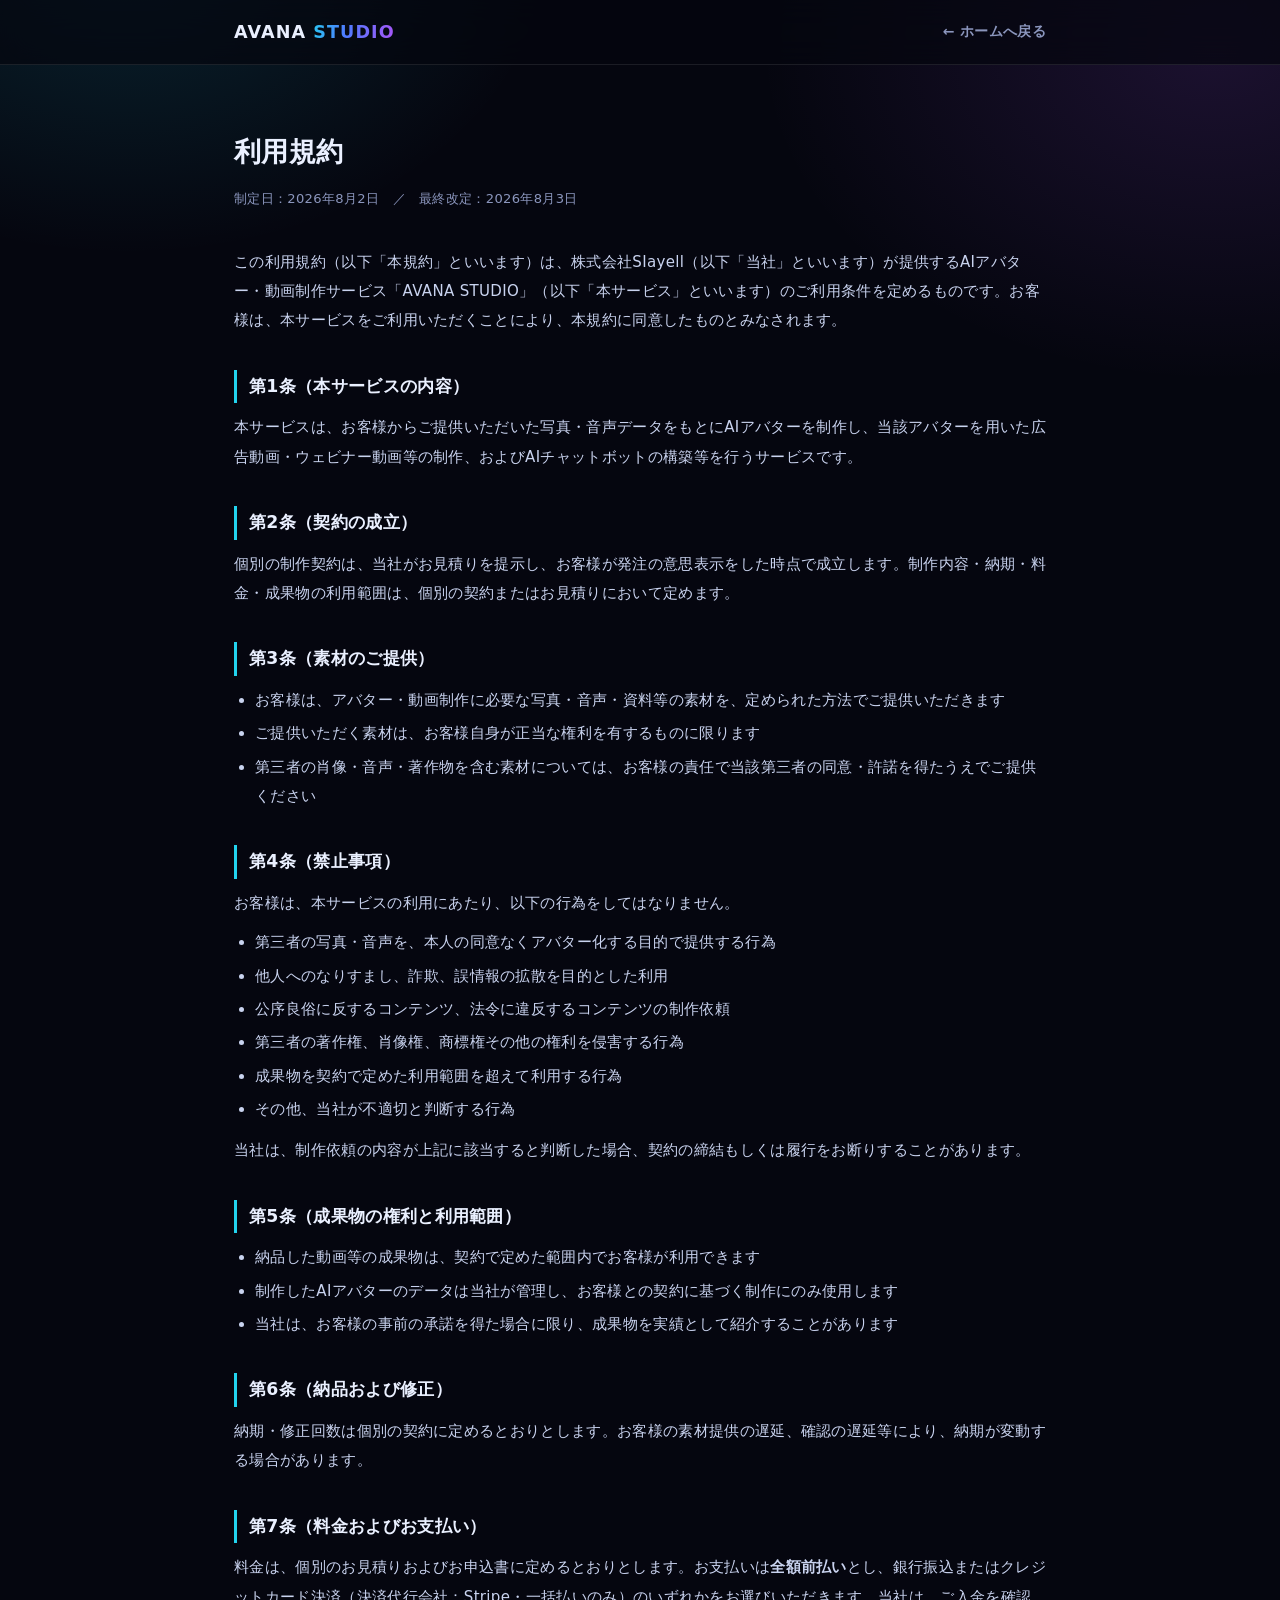
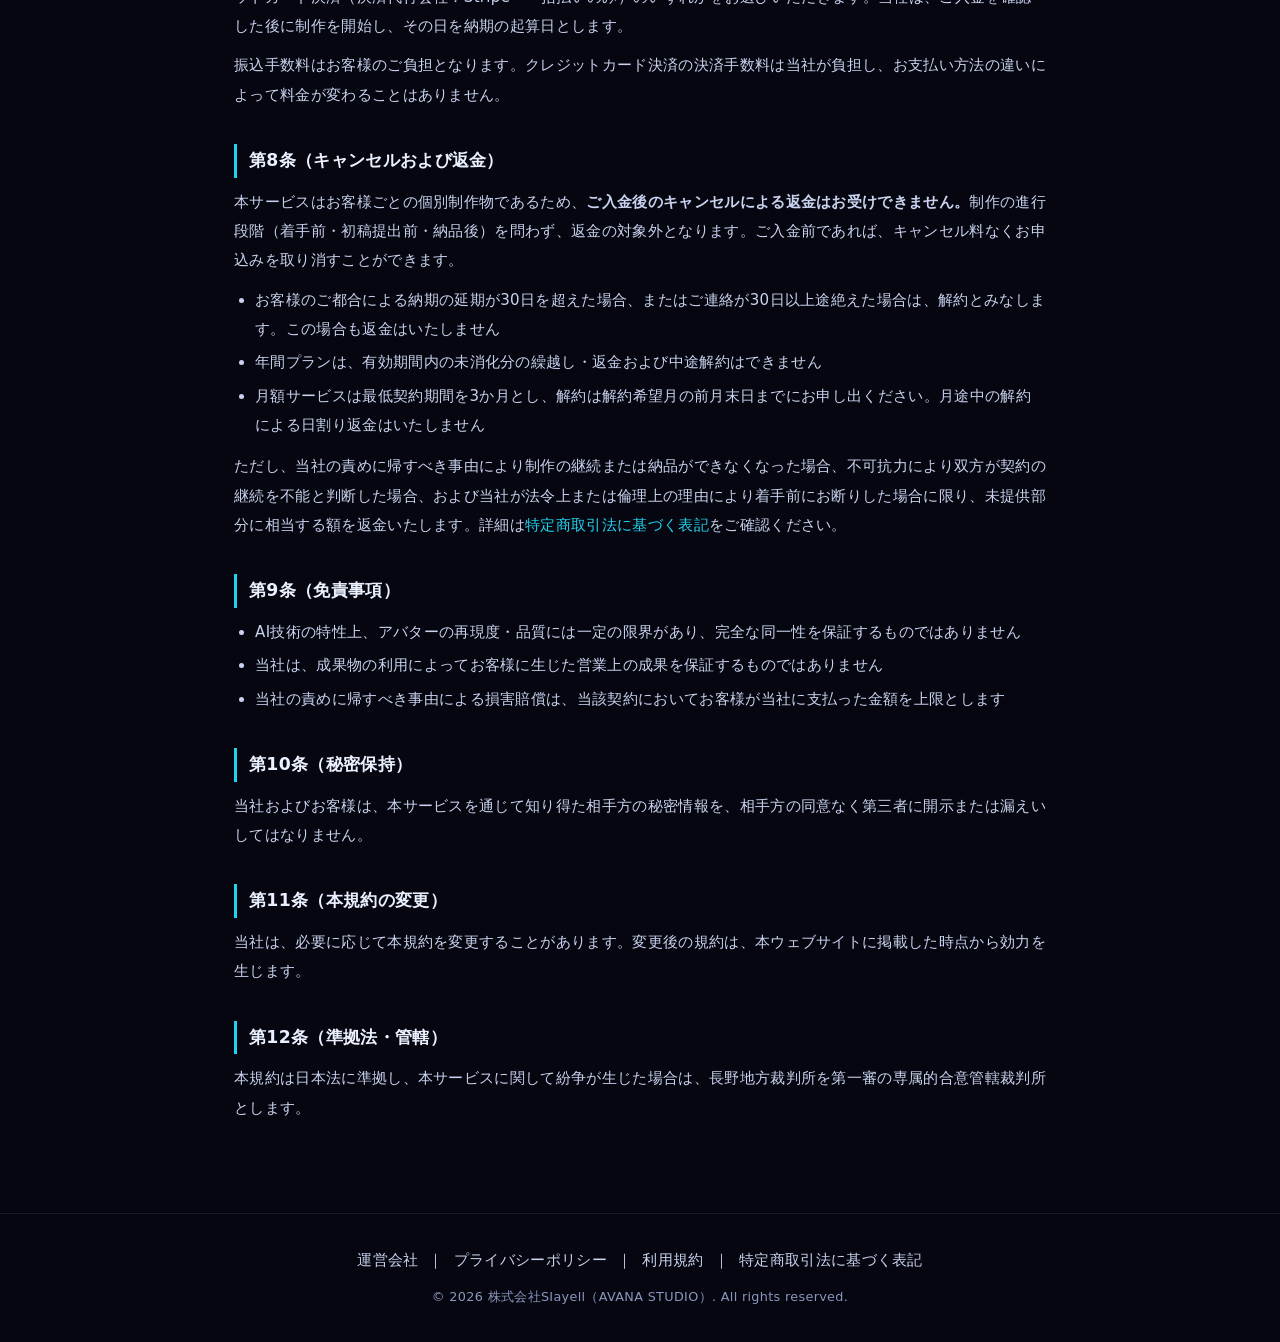
<file: terms.html>
<!DOCTYPE html>
<html lang="ja">
<head>
<meta charset="UTF-8">
<meta name="viewport" content="width=device-width, initial-scale=1.0">
<meta name="theme-color" content="#05060f">
<meta name="robots" content="index,follow,max-image-preview:large,max-snippet:-1,max-video-preview:-1">
<title>利用規約｜AVANA STUDIO</title>
<meta name="description" content="AVANA STUDIOのサービス利用条件について">
<link rel="canonical" href="https://mandms281011-png.github.io/avana-studio/terms.html">
<meta property="og:type" content="article">
<meta property="og:title" content="利用規約｜AVANA STUDIO">
<meta property="og:description" content="AVANA STUDIO（株式会社SIayell）のサービス利用規約です。">
<meta property="og:url" content="https://mandms281011-png.github.io/avana-studio/terms.html">
<meta property="og:site_name" content="AVANA STUDIO">
<meta name="twitter:card" content="summary">
<meta name="robots" content="index,follow">
<style>
:root{--bg:#05060f;--panel:rgba(255,255,255,.04);--panel-brd:rgba(255,255,255,.09);
--cyan:#22d3ee;--blue:#4f7bff;--purple:#a855f7;--ink:#eaf0ff;--muted:#8b96bd;
--grad:linear-gradient(100deg,#22d3ee 0%,#4f7bff 45%,#a855f7 100%);--max:860px}
*{margin:0;padding:0;box-sizing:border-box}
body{font-family:"Hiragino Kaku Gothic ProN","Hiragino Sans","Noto Sans JP",system-ui,sans-serif;
color:var(--ink);background:var(--bg);line-height:1.95;letter-spacing:.02em;-webkit-font-smoothing:antialiased}
body::before{content:"";position:fixed;inset:0;z-index:-1;background:
radial-gradient(700px 500px at 10% -5%,rgba(34,211,238,.14),transparent 60%),
radial-gradient(760px 560px at 95% 5%,rgba(168,85,247,.14),transparent 60%),var(--bg)}
a{color:inherit;text-decoration:none}
.wrap{max-width:var(--max);margin:0 auto;padding:0 24px}
header{position:sticky;top:0;z-index:50;background:rgba(5,6,15,.7);backdrop-filter:blur(16px);border-bottom:1px solid var(--panel-brd)}
.nav{display:flex;align-items:center;justify-content:space-between;height:64px}
.logo{font-weight:800;font-size:1.1rem;letter-spacing:.06em}
.grad-text{background:var(--grad);-webkit-background-clip:text;background-clip:text;color:transparent}
.back{color:var(--muted);font-size:.88rem;font-weight:600}
.back:hover{color:#fff}
main{padding:60px 0 80px}
h1{font-size:1.7rem;font-weight:900;margin-bottom:8px}
.updated{color:var(--muted);font-size:.82rem;margin-bottom:36px}
h2{font-size:1.08rem;font-weight:800;margin:34px 0 10px;padding-left:12px;border-left:3px solid var(--cyan)}
p{color:#c9d3ef;font-size:.94rem;margin-bottom:10px}
ul{margin:8px 0 12px 1.4em;color:#c9d3ef;font-size:.94rem}
li{margin-bottom:4px}
table{width:100%;border-collapse:collapse;margin:20px 0;font-size:.94rem}
th,td{padding:14px 16px;border-bottom:1px solid var(--panel-brd);text-align:left;vertical-align:top}
th{color:var(--muted);font-weight:600;white-space:nowrap;width:9em}
td{color:#e6ecff}
footer{padding:32px 0;text-align:center;color:var(--muted);font-size:.8rem;border-top:1px solid var(--panel-brd)}
footer a{margin:0 10px}
footer a:hover{color:#fff}
</style>
</head>
<body>
<header><div class="wrap nav">
<a href="./" class="logo">AVANA<b class="grad-text"> STUDIO</b></a>
<a href="./" class="back">← ホームへ戻る</a>
</div></header>
<main><div class="wrap">

<h1>利用規約</h1>
<p class="updated">制定日：2026年8月2日　／　最終改定：2026年8月3日</p>
<p>この利用規約（以下「本規約」といいます）は、株式会社SIayell（以下「当社」といいます）が提供するAIアバター・動画制作サービス「AVANA STUDIO」（以下「本サービス」といいます）のご利用条件を定めるものです。お客様は、本サービスをご利用いただくことにより、本規約に同意したものとみなされます。</p>

<h2>第1条（本サービスの内容）</h2>
<p>本サービスは、お客様からご提供いただいた写真・音声データをもとにAIアバターを制作し、当該アバターを用いた広告動画・ウェビナー動画等の制作、およびAIチャットボットの構築等を行うサービスです。</p>

<h2>第2条（契約の成立）</h2>
<p>個別の制作契約は、当社がお見積りを提示し、お客様が発注の意思表示をした時点で成立します。制作内容・納期・料金・成果物の利用範囲は、個別の契約またはお見積りにおいて定めます。</p>

<h2>第3条（素材のご提供）</h2>
<ul>
<li>お客様は、アバター・動画制作に必要な写真・音声・資料等の素材を、定められた方法でご提供いただきます</li>
<li>ご提供いただく素材は、お客様自身が正当な権利を有するものに限ります</li>
<li>第三者の肖像・音声・著作物を含む素材については、お客様の責任で当該第三者の同意・許諾を得たうえでご提供ください</li>
</ul>

<h2>第4条（禁止事項）</h2>
<p>お客様は、本サービスの利用にあたり、以下の行為をしてはなりません。</p>
<ul>
<li>第三者の写真・音声を、本人の同意なくアバター化する目的で提供する行為</li>
<li>他人へのなりすまし、詐欺、誤情報の拡散を目的とした利用</li>
<li>公序良俗に反するコンテンツ、法令に違反するコンテンツの制作依頼</li>
<li>第三者の著作権、肖像権、商標権その他の権利を侵害する行為</li>
<li>成果物を契約で定めた利用範囲を超えて利用する行為</li>
<li>その他、当社が不適切と判断する行為</li>
</ul>
<p>当社は、制作依頼の内容が上記に該当すると判断した場合、契約の締結もしくは履行をお断りすることがあります。</p>

<h2>第5条（成果物の権利と利用範囲）</h2>
<ul>
<li>納品した動画等の成果物は、契約で定めた範囲内でお客様が利用できます</li>
<li>制作したAIアバターのデータは当社が管理し、お客様との契約に基づく制作にのみ使用します</li>
<li>当社は、お客様の事前の承諾を得た場合に限り、成果物を実績として紹介することがあります</li>
</ul>

<h2>第6条（納品および修正）</h2>
<p>納期・修正回数は個別の契約に定めるとおりとします。お客様の素材提供の遅延、確認の遅延等により、納期が変動する場合があります。</p>

<h2>第7条（料金およびお支払い）</h2>
<p>料金は、個別のお見積りおよびお申込書に定めるとおりとします。お支払いは<strong>全額前払い</strong>とし、銀行振込またはクレジットカード決済（決済代行会社：Stripe・一括払いのみ）のいずれかをお選びいただきます。当社は、ご入金を確認した後に制作を開始し、その日を納期の起算日とします。</p>
<p>振込手数料はお客様のご負担となります。クレジットカード決済の決済手数料は当社が負担し、お支払い方法の違いによって料金が変わることはありません。</p>

<h2>第8条（キャンセルおよび返金）</h2>
<p>本サービスはお客様ごとの個別制作物であるため、<strong>ご入金後のキャンセルによる返金はお受けできません。</strong>制作の進行段階（着手前・初稿提出前・納品後）を問わず、返金の対象外となります。ご入金前であれば、キャンセル料なくお申込みを取り消すことができます。</p>
<ul>
<li>お客様のご都合による納期の延期が30日を超えた場合、またはご連絡が30日以上途絶えた場合は、解約とみなします。この場合も返金はいたしません</li>
<li>年間プランは、有効期間内の未消化分の繰越し・返金および中途解約はできません</li>
<li>月額サービスは最低契約期間を3か月とし、解約は解約希望月の前月末日までにお申し出ください。月途中の解約による日割り返金はいたしません</li>
</ul>
<p>ただし、当社の責めに帰すべき事由により制作の継続または納品ができなくなった場合、不可抗力により双方が契約の継続を不能と判断した場合、および当社が法令上または倫理上の理由により着手前にお断りした場合に限り、未提供部分に相当する額を返金いたします。詳細は<a href="tokushoho.html" style="color:var(--cyan)">特定商取引法に基づく表記</a>をご確認ください。</p>

<h2>第9条（免責事項）</h2>
<ul>
<li>AI技術の特性上、アバターの再現度・品質には一定の限界があり、完全な同一性を保証するものではありません</li>
<li>当社は、成果物の利用によってお客様に生じた営業上の成果を保証するものではありません</li>
<li>当社の責めに帰すべき事由による損害賠償は、当該契約においてお客様が当社に支払った金額を上限とします</li>
</ul>

<h2>第10条（秘密保持）</h2>
<p>当社およびお客様は、本サービスを通じて知り得た相手方の秘密情報を、相手方の同意なく第三者に開示または漏えいしてはなりません。</p>

<h2>第11条（本規約の変更）</h2>
<p>当社は、必要に応じて本規約を変更することがあります。変更後の規約は、本ウェブサイトに掲載した時点から効力を生じます。</p>

<h2>第12条（準拠法・管轄）</h2>
<p>本規約は日本法に準拠し、本サービスに関して紛争が生じた場合は、長野地方裁判所を第一審の専属的合意管轄裁判所とします。</p>

</div></main>
<footer><div class="wrap">
<p style="margin-bottom:10px"><a href="company.html">運営会社</a>｜<a href="privacy.html">プライバシーポリシー</a>｜<a href="terms.html">利用規約</a>｜<a href="tokushoho.html">特定商取引法に基づく表記</a></p>
© 2026 株式会社SIayell（AVANA STUDIO）. All rights reserved.
</div></footer>
</body>
</html>
</file>
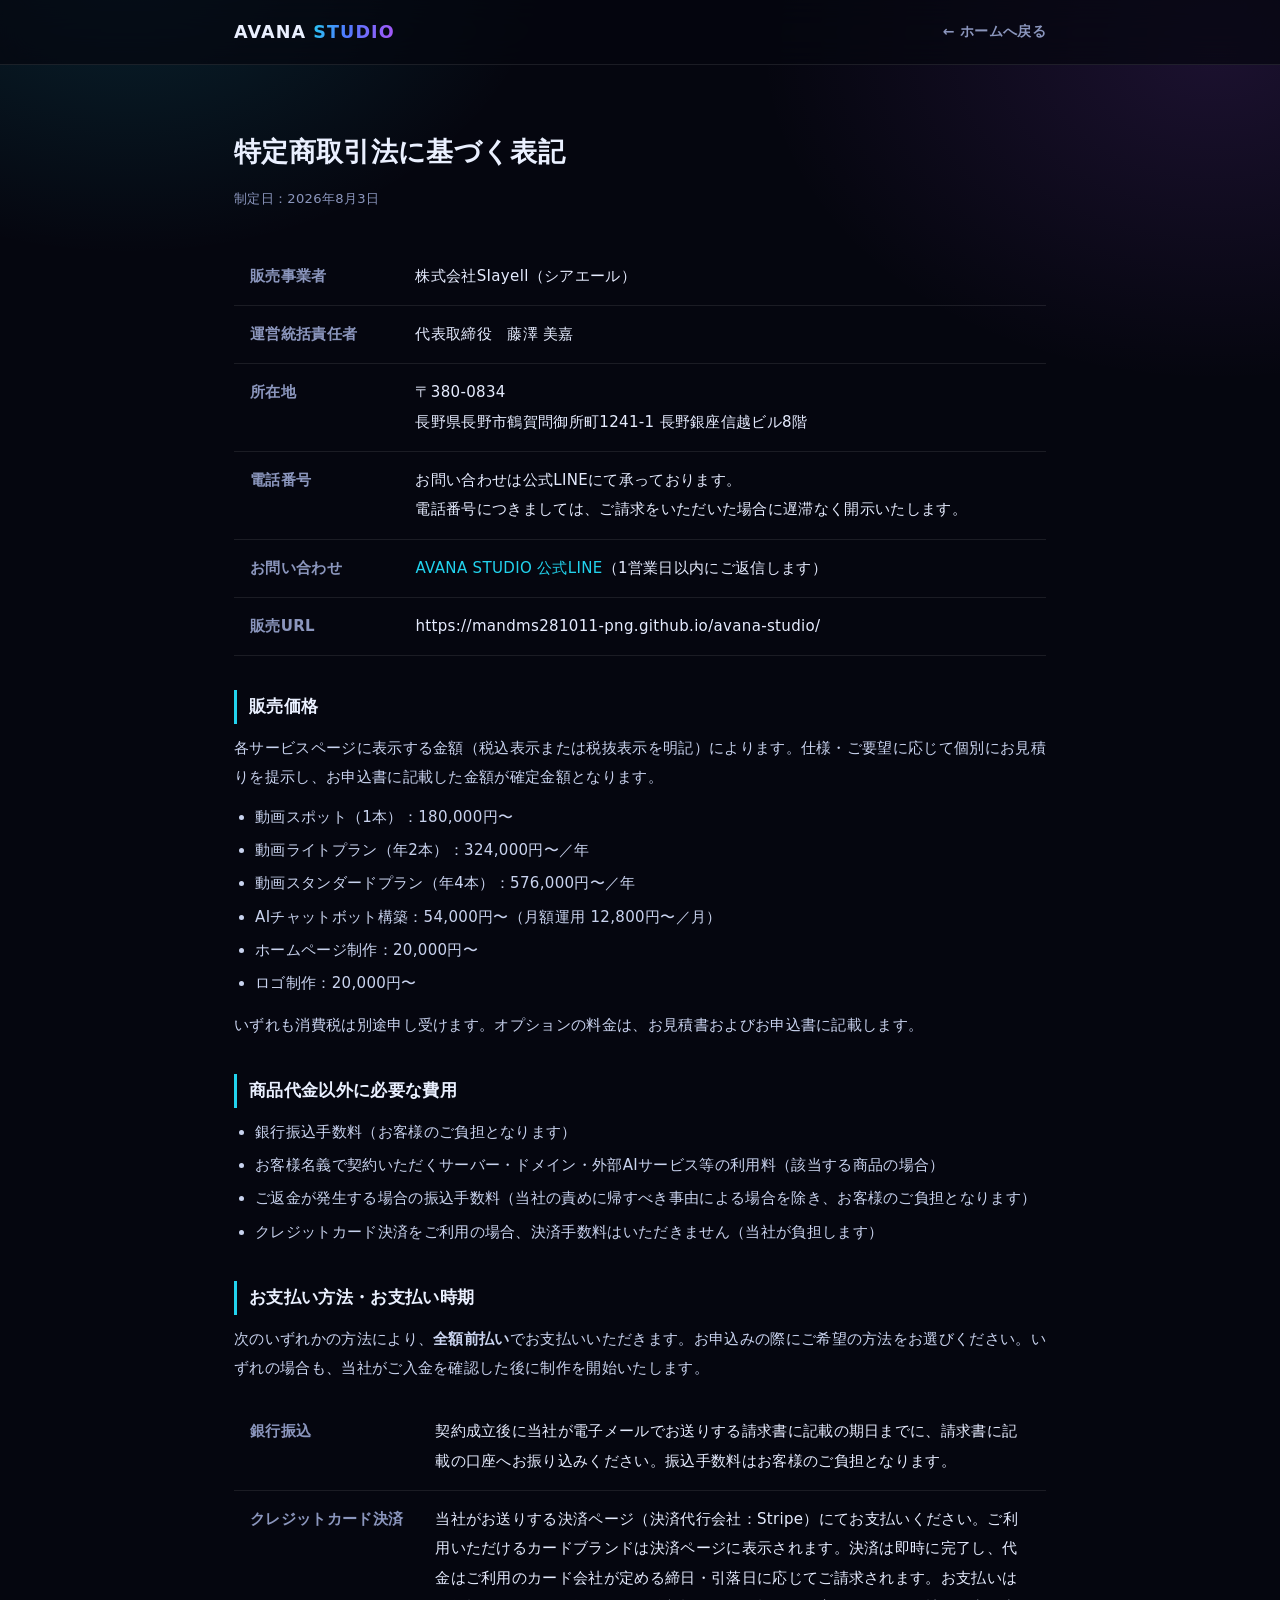
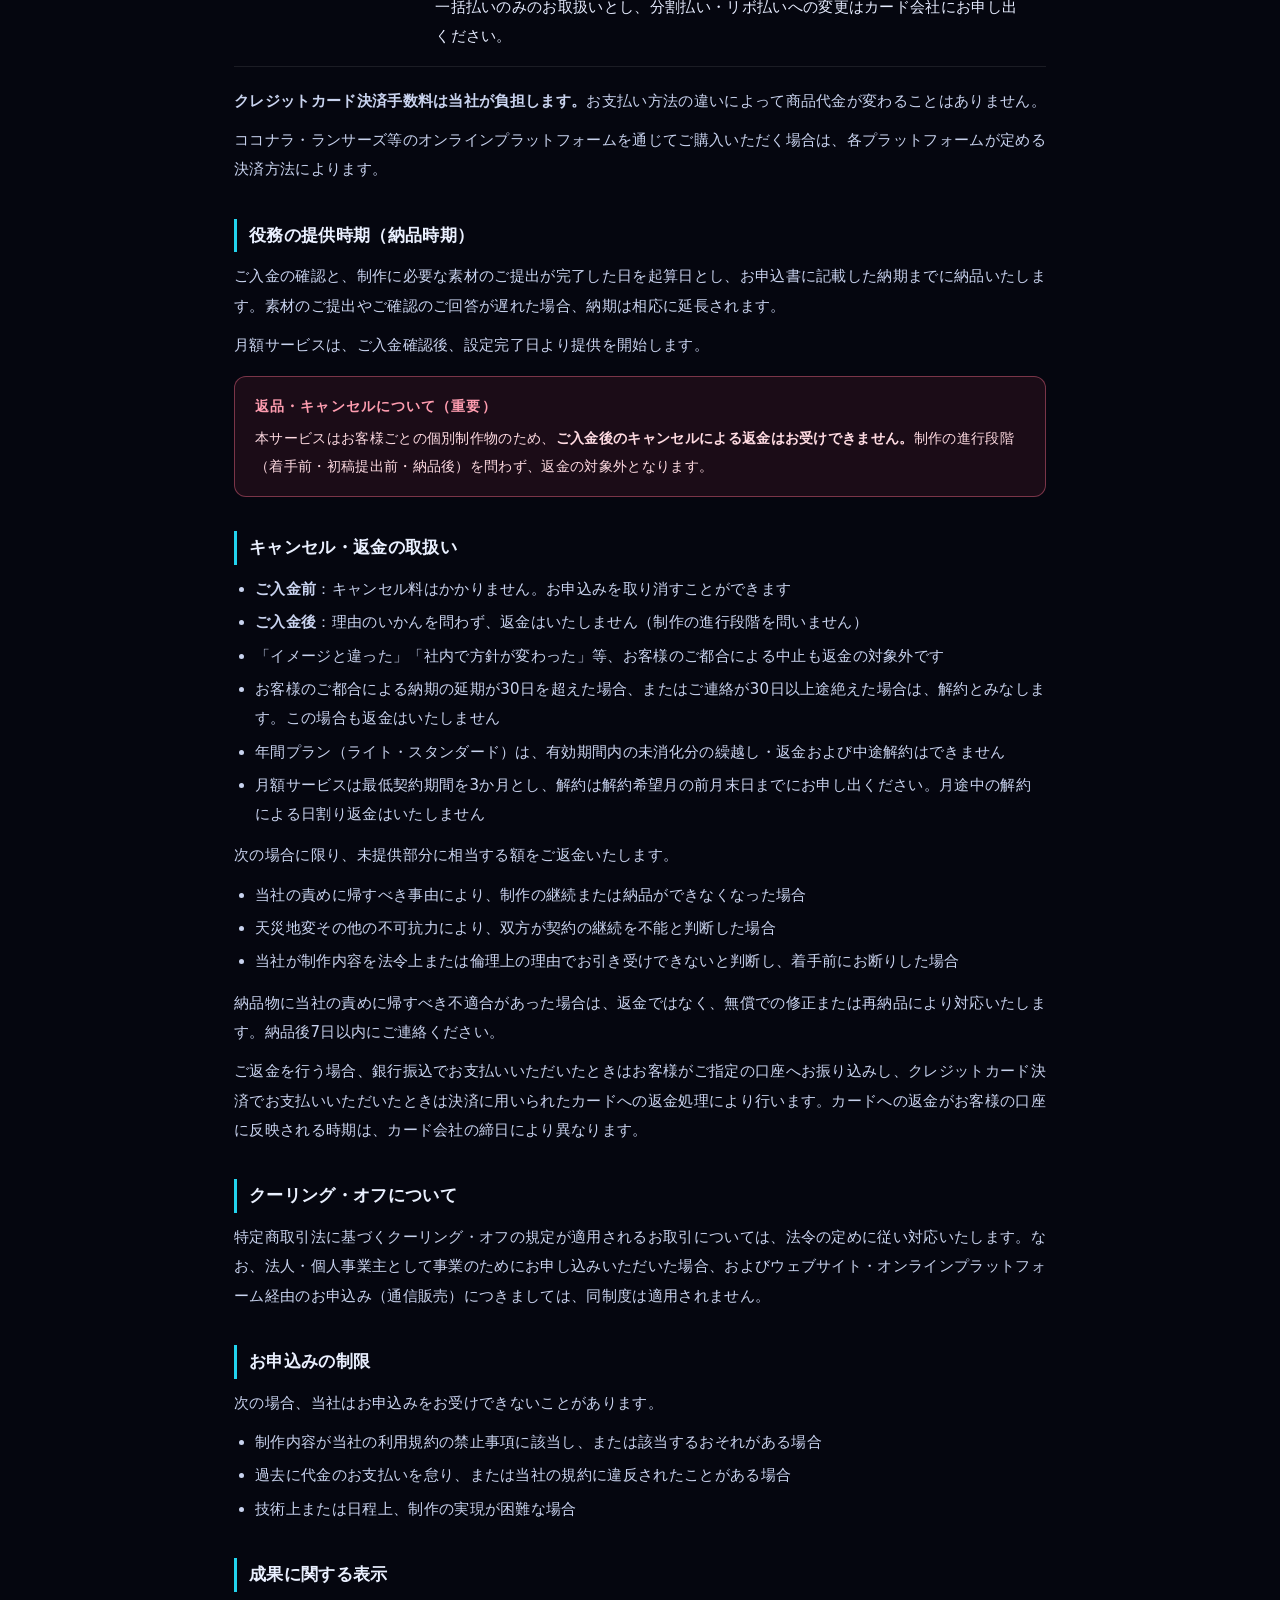
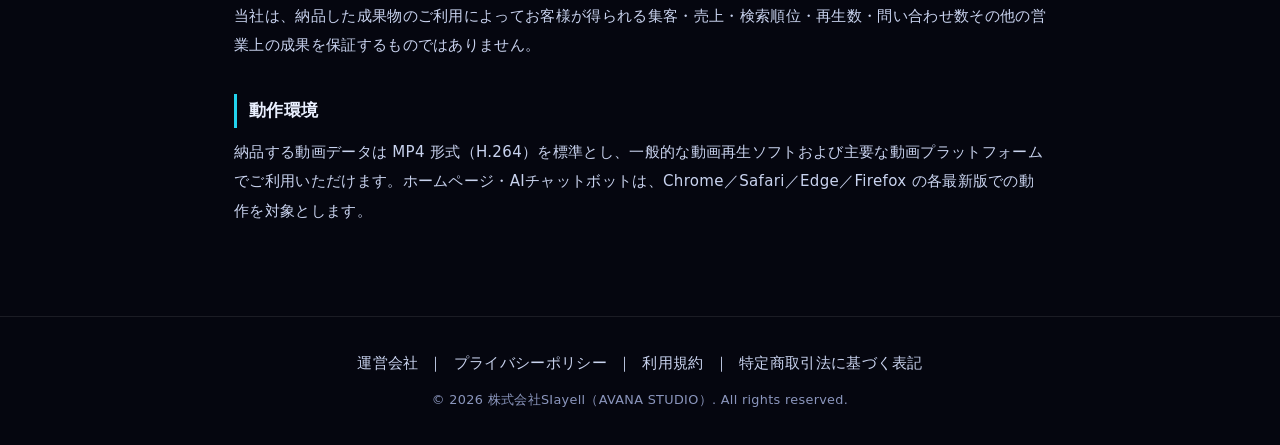
<file: tokushoho.html>
<!DOCTYPE html>
<html lang="ja">
<head>
<meta charset="UTF-8">
<meta name="viewport" content="width=device-width, initial-scale=1.0">
<meta name="theme-color" content="#05060f">
<meta name="robots" content="index,follow,max-image-preview:large,max-snippet:-1,max-video-preview:-1">
<title>特定商取引法に基づく表記｜AVANA STUDIO</title>
<meta name="description" content="AVANA STUDIOの特定商取引法に基づく表記。販売事業者・料金・お支払い方法・引渡時期・キャンセルおよび返金の取扱いについて">
<link rel="canonical" href="https://mandms281011-png.github.io/avana-studio/tokushoho.html">
<meta property="og:type" content="article">
<meta property="og:title" content="特定商取引法に基づく表記｜AVANA STUDIO">
<meta property="og:description" content="AVANA STUDIO（株式会社SIayell）の特定商取引法に基づく表記です。販売価格・支払方法・納品時期・返品特約について記載しています。">
<meta property="og:url" content="https://mandms281011-png.github.io/avana-studio/tokushoho.html">
<meta property="og:site_name" content="AVANA STUDIO">
<meta name="twitter:card" content="summary">
<meta name="robots" content="index,follow">
<style>
:root{--bg:#05060f;--panel:rgba(255,255,255,.04);--panel-brd:rgba(255,255,255,.09);
--cyan:#22d3ee;--blue:#4f7bff;--purple:#a855f7;--ink:#eaf0ff;--muted:#8b96bd;
--grad:linear-gradient(100deg,#22d3ee 0%,#4f7bff 45%,#a855f7 100%);--max:860px}
*{margin:0;padding:0;box-sizing:border-box}
body{font-family:"Hiragino Kaku Gothic ProN","Hiragino Sans","Noto Sans JP",system-ui,sans-serif;
color:var(--ink);background:var(--bg);line-height:1.95;letter-spacing:.02em;-webkit-font-smoothing:antialiased}
body::before{content:"";position:fixed;inset:0;z-index:-1;background:
radial-gradient(700px 500px at 10% -5%,rgba(34,211,238,.14),transparent 60%),
radial-gradient(760px 560px at 95% 5%,rgba(168,85,247,.14),transparent 60%),var(--bg)}
a{color:inherit;text-decoration:none}
.wrap{max-width:var(--max);margin:0 auto;padding:0 24px}
header{position:sticky;top:0;z-index:50;background:rgba(5,6,15,.7);backdrop-filter:blur(16px);border-bottom:1px solid var(--panel-brd)}
.nav{display:flex;align-items:center;justify-content:space-between;height:64px}
.logo{font-weight:800;font-size:1.1rem;letter-spacing:.06em}
.grad-text{background:var(--grad);-webkit-background-clip:text;background-clip:text;color:transparent}
.back{color:var(--muted);font-size:.88rem;font-weight:600}
.back:hover{color:#fff}
main{padding:60px 0 80px}
h1{font-size:1.7rem;font-weight:900;margin-bottom:8px}
.updated{color:var(--muted);font-size:.82rem;margin-bottom:36px}
h2{font-size:1.08rem;font-weight:800;margin:34px 0 10px;padding-left:12px;border-left:3px solid var(--cyan)}
p{color:#c9d3ef;font-size:.94rem;margin-bottom:10px}
ul{margin:8px 0 12px 1.4em;color:#c9d3ef;font-size:.94rem}
li{margin-bottom:4px}
table{width:100%;border-collapse:collapse;margin:20px 0;font-size:.94rem}
th,td{padding:14px 16px;border-bottom:1px solid var(--panel-brd);text-align:left;vertical-align:top}
th{color:var(--muted);font-weight:600;white-space:nowrap;width:11em}
td{color:#e6ecff}
td strong{color:#fff}
.alert{border:1px solid rgba(255,110,140,.42);background:rgba(255,84,112,.09);border-radius:12px;
padding:16px 20px;margin:16px 0 22px}
.alert b{color:#ff9db0;display:block;font-size:.86rem;letter-spacing:.08em;margin-bottom:4px}
.alert p{color:#ffdbe2;font-size:.9rem;margin:0}
footer{padding:32px 0;text-align:center;color:var(--muted);font-size:.8rem;border-top:1px solid var(--panel-brd)}
footer a{margin:0 10px}
footer a:hover{color:#fff}
@media(max-width:600px){th,td{display:block;width:auto;padding:10px 12px}
th{border-bottom:none;padding-bottom:0;font-size:.82rem}}
</style>
</head>
<body>
<header><div class="wrap nav">
<a href="./" class="logo">AVANA<b class="grad-text"> STUDIO</b></a>
<a href="./" class="back">← ホームへ戻る</a>
</div></header>
<main><div class="wrap">

<h1>特定商取引法に基づく表記</h1>
<p class="updated">制定日：2026年8月3日</p>

<table>
<tr><th>販売事業者</th><td>株式会社SIayell（シアエール）</td></tr>
<tr><th>運営統括責任者</th><td>代表取締役　藤澤 美嘉</td></tr>
<tr><th>所在地</th><td>〒380-0834<br>長野県長野市鶴賀問御所町1241-1 長野銀座信越ビル8階</td></tr>
<tr><th>電話番号</th><td>お問い合わせは公式LINEにて承っております。<br>電話番号につきましては、ご請求をいただいた場合に遅滞なく開示いたします。</td></tr>
<tr><th>お問い合わせ</th><td><a href="https://lin.ee/Yx8M7LxH" target="_blank" rel="noopener" style="color:var(--cyan)">AVANA STUDIO 公式LINE</a>（1営業日以内にご返信します）</td></tr>
<tr><th>販売URL</th><td>https://mandms281011-png.github.io/avana-studio/</td></tr>
</table>

<h2>販売価格</h2>
<p>各サービスページに表示する金額（税込表示または税抜表示を明記）によります。仕様・ご要望に応じて個別にお見積りを提示し、お申込書に記載した金額が確定金額となります。</p>
<ul>
<li>動画スポット（1本）：180,000円〜</li>
<li>動画ライトプラン（年2本）：324,000円〜／年</li>
<li>動画スタンダードプラン（年4本）：576,000円〜／年</li>
<li>AIチャットボット構築：54,000円〜（月額運用 12,800円〜／月）</li>
<li>ホームページ制作：20,000円〜</li>
<li>ロゴ制作：20,000円〜</li>
</ul>
<p>いずれも消費税は別途申し受けます。オプションの料金は、お見積書およびお申込書に記載します。</p>

<h2>商品代金以外に必要な費用</h2>
<ul>
<li>銀行振込手数料（お客様のご負担となります）</li>
<li>お客様名義で契約いただくサーバー・ドメイン・外部AIサービス等の利用料（該当する商品の場合）</li>
<li>ご返金が発生する場合の振込手数料（当社の責めに帰すべき事由による場合を除き、お客様のご負担となります）</li>
<li>クレジットカード決済をご利用の場合、決済手数料はいただきません（当社が負担します）</li>
</ul>

<h2>お支払い方法・お支払い時期</h2>
<p>次のいずれかの方法により、<strong>全額前払い</strong>でお支払いいただきます。お申込みの際にご希望の方法をお選びください。いずれの場合も、当社がご入金を確認した後に制作を開始いたします。</p>
<table>
<tr><th>銀行振込</th><td>契約成立後に当社が電子メールでお送りする請求書に記載の期日までに、請求書に記載の口座へお振り込みください。振込手数料はお客様のご負担となります。</td></tr>
<tr><th>クレジットカード決済</th><td>当社がお送りする決済ページ（決済代行会社：Stripe）にてお支払いください。ご利用いただけるカードブランドは決済ページに表示されます。決済は即時に完了し、代金はご利用のカード会社が定める締日・引落日に応じてご請求されます。お支払いは一括払いのみのお取扱いとし、分割払い・リボ払いへの変更はカード会社にお申し出ください。</td></tr>
</table>
<p><strong>クレジットカード決済手数料は当社が負担します。</strong>お支払い方法の違いによって商品代金が変わることはありません。</p>
<p>ココナラ・ランサーズ等のオンラインプラットフォームを通じてご購入いただく場合は、各プラットフォームが定める決済方法によります。</p>

<h2>役務の提供時期（納品時期）</h2>
<p>ご入金の確認と、制作に必要な素材のご提出が完了した日を起算日とし、お申込書に記載した納期までに納品いたします。素材のご提出やご確認のご回答が遅れた場合、納期は相応に延長されます。</p>
<p>月額サービスは、ご入金確認後、設定完了日より提供を開始します。</p>

<div class="alert">
<b>返品・キャンセルについて（重要）</b>
<p>本サービスはお客様ごとの個別制作物のため、<strong>ご入金後のキャンセルによる返金はお受けできません。</strong>制作の進行段階（着手前・初稿提出前・納品後）を問わず、返金の対象外となります。</p>
</div>

<h2>キャンセル・返金の取扱い</h2>
<ul>
<li><strong>ご入金前</strong>：キャンセル料はかかりません。お申込みを取り消すことができます</li>
<li><strong>ご入金後</strong>：理由のいかんを問わず、返金はいたしません（制作の進行段階を問いません）</li>
<li>「イメージと違った」「社内で方針が変わった」等、お客様のご都合による中止も返金の対象外です</li>
<li>お客様のご都合による納期の延期が30日を超えた場合、またはご連絡が30日以上途絶えた場合は、解約とみなします。この場合も返金はいたしません</li>
<li>年間プラン（ライト・スタンダード）は、有効期間内の未消化分の繰越し・返金および中途解約はできません</li>
<li>月額サービスは最低契約期間を3か月とし、解約は解約希望月の前月末日までにお申し出ください。月途中の解約による日割り返金はいたしません</li>
</ul>
<p>次の場合に限り、未提供部分に相当する額をご返金いたします。</p>
<ul>
<li>当社の責めに帰すべき事由により、制作の継続または納品ができなくなった場合</li>
<li>天災地変その他の不可抗力により、双方が契約の継続を不能と判断した場合</li>
<li>当社が制作内容を法令上または倫理上の理由でお引き受けできないと判断し、着手前にお断りした場合</li>
</ul>
<p>納品物に当社の責めに帰すべき不適合があった場合は、返金ではなく、無償での修正または再納品により対応いたします。納品後7日以内にご連絡ください。</p>
<p>ご返金を行う場合、銀行振込でお支払いいただいたときはお客様がご指定の口座へお振り込みし、クレジットカード決済でお支払いいただいたときは決済に用いられたカードへの返金処理により行います。カードへの返金がお客様の口座に反映される時期は、カード会社の締日により異なります。</p>

<h2>クーリング・オフについて</h2>
<p>特定商取引法に基づくクーリング・オフの規定が適用されるお取引については、法令の定めに従い対応いたします。なお、法人・個人事業主として事業のためにお申し込みいただいた場合、およびウェブサイト・オンラインプラットフォーム経由のお申込み（通信販売）につきましては、同制度は適用されません。</p>

<h2>お申込みの制限</h2>
<p>次の場合、当社はお申込みをお受けできないことがあります。</p>
<ul>
<li>制作内容が当社の利用規約の禁止事項に該当し、または該当するおそれがある場合</li>
<li>過去に代金のお支払いを怠り、または当社の規約に違反されたことがある場合</li>
<li>技術上または日程上、制作の実現が困難な場合</li>
</ul>

<h2>成果に関する表示</h2>
<p>当社は、納品した成果物のご利用によってお客様が得られる集客・売上・検索順位・再生数・問い合わせ数その他の営業上の成果を保証するものではありません。</p>

<h2>動作環境</h2>
<p>納品する動画データは MP4 形式（H.264）を標準とし、一般的な動画再生ソフトおよび主要な動画プラットフォームでご利用いただけます。ホームページ・AIチャットボットは、Chrome／Safari／Edge／Firefox の各最新版での動作を対象とします。</p>

</div></main>
<footer><div class="wrap">
<p style="margin-bottom:10px"><a href="company.html">運営会社</a>｜<a href="privacy.html">プライバシーポリシー</a>｜<a href="terms.html">利用規約</a>｜<a href="tokushoho.html">特定商取引法に基づく表記</a></p>
© 2026 株式会社SIayell（AVANA STUDIO）. All rights reserved.
</div></footer>
</body>
</html>
</file>
<file: interactive.css>
#avana-intro{position:fixed;inset:0;z-index:1000;display:grid;place-items:center;overflow:hidden;background:radial-gradient(circle at 50% 57%,#123264 0,#061129 32%,#01050f 72%);color:#fff;transition:opacity .28s ease,filter .28s ease;isolation:isolate}
#avana-light-tunnel{position:absolute;inset:0;width:100%;height:100%;opacity:0;filter:brightness(1) saturate(.82) drop-shadow(0 0 7px #fff);transform-origin:50% 57%;transition:opacity .16s ease,filter .7s ease,transform .7s ease}
.avana-welcome{position:relative;z-index:2;display:flex;flex-direction:column;align-items:center;gap:14px;opacity:0;transform:translateY(16px);filter:blur(8px);transition:.38s ease;text-shadow:0 0 24px #3ccfff77}
.avana-welcome small{font:500 clamp(12px,1.3vw,17px)/1.2 sans-serif;letter-spacing:.38em;color:#d5e7ff}
.avana-welcome strong{font:800 clamp(38px,6vw,78px)/1 Arial,sans-serif;letter-spacing:.12em;background:linear-gradient(90deg,#fff,#8cecff,#fff);background-size:200% auto;-webkit-background-clip:text;color:transparent;filter:drop-shadow(0 0 24px #fff8)}
.avana-welcome strong span{font-size:.32em;margin-left:.3em;color:#eaf4ff;-webkit-text-fill-color:#eaf4ff}
.avana-whiteout{position:absolute;z-index:6;left:50%;top:57%;width:58vmax;aspect-ratio:1;border-radius:50%;opacity:0;transform:translate(-50%,-50%) scale(.08);background:radial-gradient(circle,#fff 0 30%,#ffffffee 48%,#eaf7ffbb 66%,transparent 76%);filter:blur(8px);transition:opacity .45s ease,transform .45s cubic-bezier(.7,0,1,1)}
#avana-intro.is-running .avana-welcome{opacity:1;transform:none;filter:none}
#avana-intro.is-running #avana-light-tunnel{opacity:1}
#avana-intro.is-bright #avana-light-tunnel{filter:brightness(4.5) saturate(.7) drop-shadow(0 0 12px #fff);transform:scale(1.18)}
#avana-intro.is-white .avana-whiteout{opacity:1;transform:translate(-50%,-50%) scale(2.4)}
#avana-intro.is-done{opacity:0;filter:blur(10px);pointer-events:none}
body.avana-scrolled::before{background:linear-gradient(90deg,rgba(1,7,22,.88),rgba(2,7,24,.52),rgba(1,5,17,.74)),url('media/avana-particle-background.webp') center/cover no-repeat!important;filter:saturate(1.08) brightness(.72)!important;animation:avanaBgDrift 20s ease-in-out infinite alternate!important}
@keyframes avanaBgDrift{to{transform:scale(1.07) translate3d(-1.2%,-1%,0);filter:saturate(1.18) brightness(.78)}}
#avana-creative-layer{position:fixed;inset:0;z-index:1;overflow:hidden;pointer-events:none;opacity:0;transition:opacity .55s ease}
#avana-creative-layer.is-active{opacity:1}
body>header,body>section,body>.metrics,body>footer{position:relative;z-index:2}
.avana-stage{position:absolute;pointer-events:none;will-change:top,right,bottom,left}.avana-camera-stage{width:min(25vw,400px);animation:avanaCameraRoam 40s step-end infinite}.avana-pc-stage{width:min(27vw,440px);animation:avanaPcRoam 40s step-end infinite}
.avana-object{position:relative;width:100%;opacity:0;mix-blend-mode:screen;animation:avanaSolidify 10s linear infinite}.avana-object img{display:block;width:100%;filter:drop-shadow(0 0 9px #2ce8ff99) drop-shadow(0 0 22px #7857ff77)}.avana-object i{position:absolute;inset:15%;border-radius:50%;opacity:0;background:radial-gradient(circle,#fff 0,#56eeff 10%,#805cff66 32%,transparent 68%);mix-blend-mode:screen;animation:avanaBurst 10s linear infinite}
.avana-gather{position:absolute;inset:-35%;z-index:2}.avana-gather b{position:absolute;left:50%;top:50%;width:3px;height:3px;border-radius:50%;opacity:0;background:#fff;box-shadow:0 0 5px #fff,0 0 12px #34e7ff,0 0 22px #8759ff;transform:translate(var(--gx),var(--gy)) scale(.4);animation:avanaGather 10s var(--gd) ease-in-out infinite}
.avana-orbit{position:absolute;width:27vw;max-width:420px;aspect-ratio:1;border:1px solid #3fe5ff40;border-radius:50%;opacity:.2;mix-blend-mode:screen;box-shadow:inset 0 0 14px #34d9ff18,0 0 10px #40eaff36;animation:avanaOrbit 14s linear infinite}.avana-orbit::before,.avana-orbit::after{content:"";position:absolute;inset:16%;border:1px dashed #a06aff42;border-radius:50%;animation:avanaOrbit 10s linear infinite reverse}.avana-orbit::after{inset:32%;border-style:solid;border-color:#42ebff48;animation-duration:8s}.avana-camera-orbit{animation:avanaOrbit 14s linear infinite,avanaCameraRoam 40s step-end infinite}.avana-pc-orbit{animation:avanaOrbit 16s linear infinite reverse,avanaPcRoam 40s step-end infinite}
@keyframes avanaOrbit{to{rotate:360deg}}@keyframes avanaCameraRoam{0%,24.99%{right:-2vw;bottom:4vh;top:auto;left:auto}25%,49.99%{right:2vw;top:18vh;bottom:auto;left:auto}50%,74.99%{right:4vw;bottom:22vh;top:auto;left:auto}75%,100%{right:19vw;top:54vh;bottom:auto;left:auto}}@keyframes avanaPcRoam{0%,24.99%{left:-3vw;top:25vh;right:auto;bottom:auto}25%,49.99%{left:2vw;bottom:5vh;top:auto;right:auto}50%,74.99%{left:4vw;top:49vh;right:auto;bottom:auto}75%,100%{left:20vw;top:17vh;right:auto;bottom:auto}}
@keyframes avanaSolidify{0%,20%{opacity:0;transform:scale(.92);filter:blur(8px) brightness(2)}23%{opacity:.12;transform:scale(.97);filter:blur(4px) brightness(4)}26%{opacity:.72;transform:scale(1.04);filter:blur(0) brightness(2.8)}30%,62%{opacity:.38;transform:scale(1);filter:blur(0) brightness(.95)}66%{opacity:.76;transform:scale(1.06);filter:blur(0) brightness(3.8)}70%,100%{opacity:0;transform:scale(1.14);filter:blur(8px) brightness(2.5)}}
@keyframes avanaBurst{0%,21%,29%,63%,71%,100%{opacity:0;scale:.25}25%,67%{opacity:1;scale:1.65}}@keyframes avanaGather{0%,2%{opacity:0;transform:translate(var(--gx),var(--gy)) scale(.35)}6%{opacity:.95}20%{opacity:1;transform:translate(0,0) scale(1.8)}24%{opacity:.22;transform:translate(0,0) scale(.5)}28%,100%{opacity:0;transform:translate(0,0) scale(.2)}}
@media(max-width:700px){.avana-camera-stage{width:38vw}.avana-pc-stage{width:41vw}.avana-orbit{width:42vw}.avana-gather b{width:2px;height:2px}.avana-welcome strong{letter-spacing:.06em}}
@media(prefers-reduced-motion:reduce){#avana-intro{display:none}.avana-orbit{animation:none}.avana-object{animation:none;opacity:.28}.avana-gather{display:none}}
</file>
